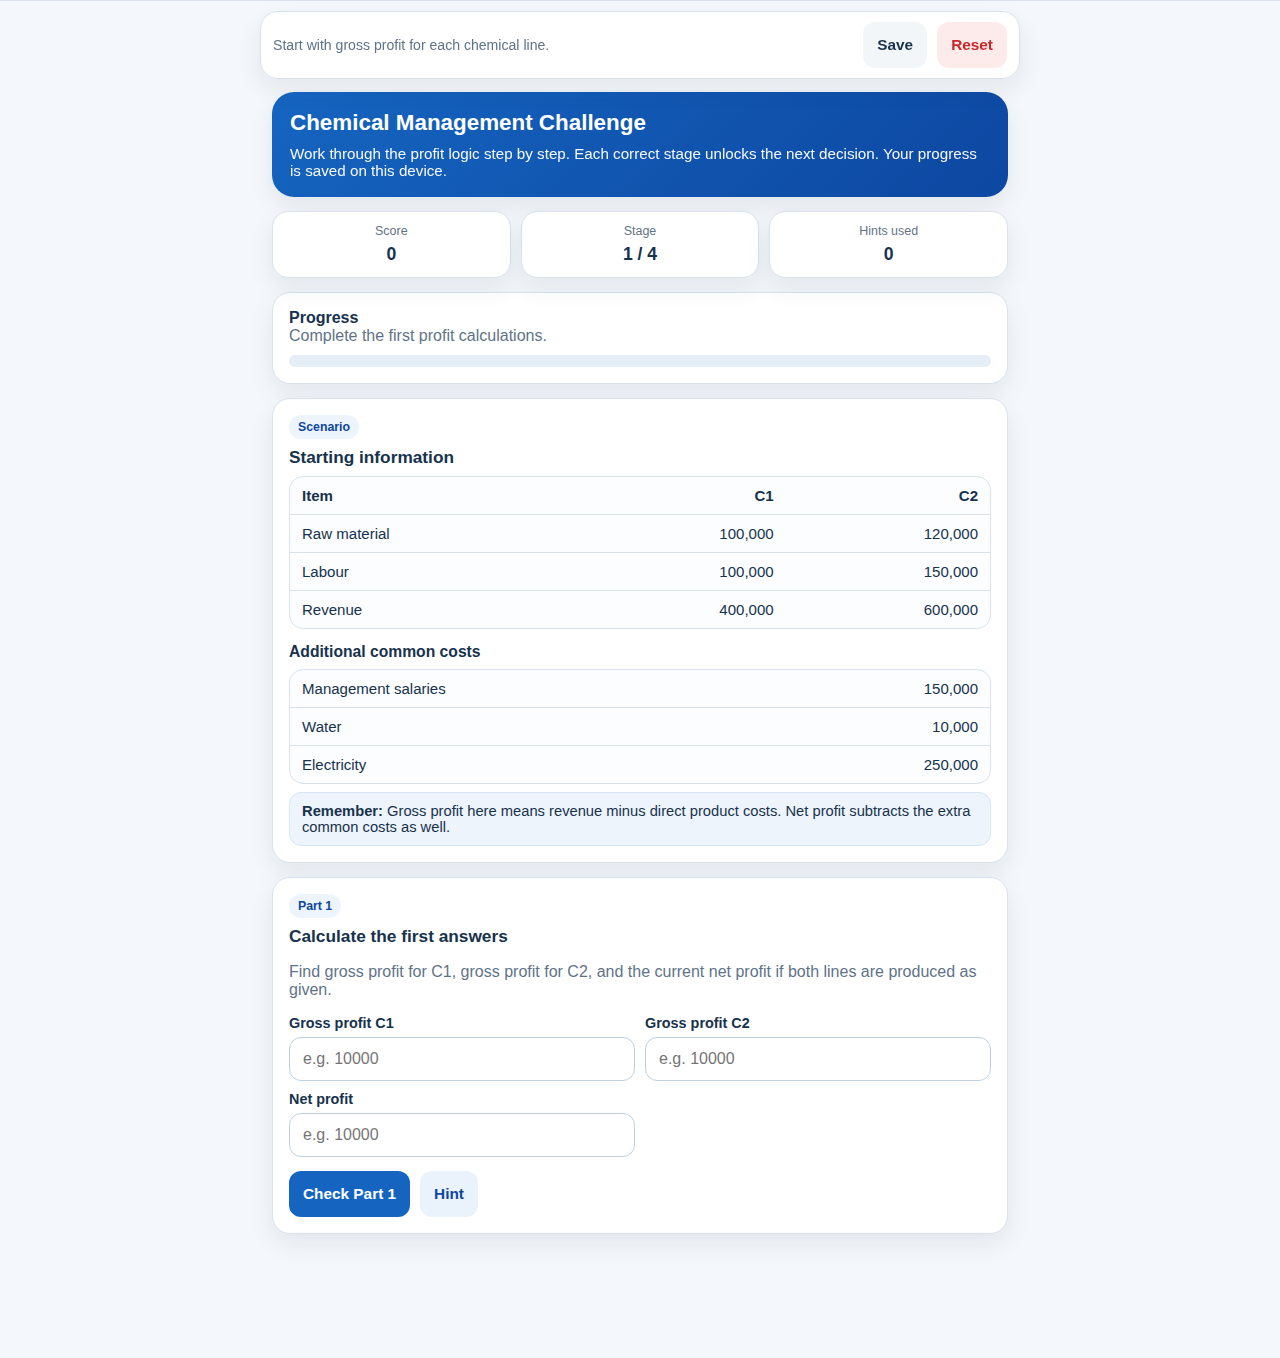
<file: chemical_management_game_mobile.html>
<!DOCTYPE html>
<html lang="en">
<head>
  <meta charset="UTF-8" />
  <meta name="viewport" content="width=device-width, initial-scale=1.0, viewport-fit=cover" />
  <title>Chemical Management Challenge</title>
  <style>
    :root {
      --bg: #f4f7fb;
      --card: #ffffff;
      --text: #17324d;
      --muted: #5f7388;
      --primary: #1565c0;
      --primary-2: #0d47a1;
      --success: #1b8f4d;
      --warn: #d97706;
      --danger: #c62828;
      --border: #d9e2ec;
      --soft: #eef4fb;
      --shadow: 0 10px 24px rgba(23,50,77,0.08);
      --radius: 18px;
    }

    * { box-sizing: border-box; }
    html, body { margin: 0; padding: 0; font-family: Arial, Helvetica, sans-serif; background: var(--bg); color: var(--text); }
    body { min-height: 100vh; }

    .wrap {
      max-width: 760px;
      margin: 0 auto;
      padding: 12px 12px 110px;
    }

    .hero {
      background: linear-gradient(135deg, var(--primary), var(--primary-2));
      color: white;
      padding: 18px;
      border-radius: 22px;
      box-shadow: var(--shadow);
      margin: 80px 0 14px;
    }

    .hero h1 {
      font-size: 1.4rem;
      line-height: 1.2;
      margin: 0 0 8px;
    }

    .hero p {
      margin: 0;
      font-size: 0.95rem;
      opacity: 0.96;
    }

    .status-grid {
      display: grid;
      grid-template-columns: repeat(3, 1fr);
      gap: 10px;
      margin: 14px 0;
    }

    .mini {
      background: var(--card);
      border: 1px solid var(--border);
      border-radius: 16px;
      padding: 12px;
      box-shadow: var(--shadow);
      text-align: center;
    }

    .mini .label {
      color: var(--muted);
      font-size: 0.78rem;
      margin-bottom: 6px;
    }

    .mini .value {
      font-size: 1.1rem;
      font-weight: 700;
    }

    .progress-card, .card {
      background: var(--card);
      border: 1px solid var(--border);
      border-radius: var(--radius);
      box-shadow: var(--shadow);
      padding: 16px;
      margin-bottom: 14px;
    }

    .progress-bar {
      width: 100%;
      height: 12px;
      border-radius: 999px;
      background: #e5edf6;
      overflow: hidden;
      margin-top: 10px;
    }

    .progress-fill {
      height: 100%;
      width: 0%;
      background: linear-gradient(90deg, #42a5f5, #1565c0);
      transition: width 0.35s ease;
    }

    .card h2 {
      font-size: 1.08rem;
      margin: 0 0 8px;
    }

    .card h3 {
      font-size: 0.98rem;
      margin: 14px 0 8px;
    }

    .muted { color: var(--muted); }

    .table-wrap {
      overflow-x: auto;
      border-radius: 14px;
      border: 1px solid var(--border);
      background: #fbfdff;
    }

    table {
      width: 100%;
      border-collapse: collapse;
      min-width: 420px;
    }

    th, td {
      padding: 10px 12px;
      border-bottom: 1px solid var(--border);
      text-align: right;
      font-size: 0.94rem;
    }

    th:first-child, td:first-child { text-align: left; }
    tr:last-child td { border-bottom: none; }

    .input-grid {
      display: grid;
      grid-template-columns: 1fr;
      gap: 10px;
      margin-top: 12px;
    }

    label {
      display: block;
      font-size: 0.9rem;
      font-weight: 700;
      margin-bottom: 6px;
    }

    input[type="number"], textarea {
      width: 100%;
      padding: 12px 13px;
      border: 1px solid #bfd0e0;
      border-radius: 12px;
      font-size: 1rem;
      background: white;
      color: var(--text);
    }

    textarea {
      min-height: 130px;
      resize: vertical;
      line-height: 1.45;
    }

    .btn-row {
      display: flex;
      flex-wrap: wrap;
      gap: 10px;
      margin-top: 14px;
    }

    button {
      appearance: none;
      border: none;
      border-radius: 12px;
      padding: 12px 14px;
      font-size: 0.96rem;
      font-weight: 700;
      cursor: pointer;
      min-height: 46px;
    }

    .primary { background: var(--primary); color: white; }
    .primary:hover { background: var(--primary-2); }
    .secondary { background: #eaf2fb; color: var(--primary-2); }
    .danger { background: #fdeaea; color: var(--danger); }
    .ghost { background: #f3f6f9; color: var(--text); }

    .feedback {
      margin-top: 12px;
      padding: 12px;
      border-radius: 12px;
      font-size: 0.95rem;
      display: none;
    }

    .ok { background: #e9f8ef; color: #13683b; border: 1px solid #b9e6c8; display: block; }
    .bad { background: #fff4e8; color: #9a5b06; border: 1px solid #ffd6a8; display: block; }
    .tip { background: #eef5ff; color: #184e96; border: 1px solid #cfe0fb; display: block; }

    .locked { display: none; }
    .pill {
      display: inline-block;
      padding: 5px 9px;
      border-radius: 999px;
      font-size: 0.77rem;
      font-weight: 700;
      background: #edf4fb;
      color: var(--primary-2);
      margin-bottom: 8px;
    }

    .sticky-bar {
      position: fixed;
      left: 0;
      right: 0;
      top: 0;
      padding: 10px 12px calc(10px + env(safe-area-inset-bottom));
      background: rgba(244,247,251,0.96);
      backdrop-filter: blur(8px);
      border-top: 1px solid var(--border);
    }

    .sticky-inner {
      max-width: 760px;
      margin: 0 auto;
      display: grid;
      grid-template-columns: 1fr auto auto;
      gap: 10px;
      align-items: center;
      background: white;
      border: 1px solid var(--border);
      border-radius: 18px;
      padding: 10px 12px;
      box-shadow: var(--shadow);
    }

    .sticky-note {
      font-size: 0.88rem;
      color: var(--muted);
    }

    .formula {
      background: var(--soft);
      border: 1px solid #d7e6f5;
      border-radius: 12px;
      padding: 10px 12px;
      font-size: 0.92rem;
      margin-top: 8px;
    }

    .star {
      color: #e3a008;
      font-weight: 700;
    }

    @media (min-width: 700px) {
      .input-grid.two { grid-template-columns: 1fr 1fr; }
    }
  </style>
</head>
<body>
  <div class="sticky-bar">
    <div class="sticky-inner">
      <div class="sticky-note" id="stickyNote">Start with gross profit for each chemical line.</div>
      <button class="ghost" onclick="saveStateManual()">Save</button>
      <button class="danger" onclick="resetGame()">Reset</button>
    </div>
  </div>
  <div class="wrap">
    <section class="hero">
      <h1>Chemical Management Challenge</h1>
      <p>Work through the profit logic step by step. Each correct stage unlocks the next decision. Your progress is saved on this device.</p>
    </section>

    <section class="status-grid">
      <div class="mini">
        <div class="label">Score</div>
        <div class="value" id="scoreBox">0</div>
      </div>
      <div class="mini">
        <div class="label">Stage</div>
        <div class="value" id="stageBox">1 / 4</div>
      </div>
      <div class="mini">
        <div class="label">Hints used</div>
        <div class="value" id="hintsBox">0</div>
      </div>
    </section>

    <section class="progress-card">
      <div><strong>Progress</strong></div>
      <div class="muted" id="progressText">Complete the first profit calculations.</div>
      <div class="progress-bar"><div class="progress-fill" id="progressFill"></div></div>
    </section>

    <section class="card">
      <span class="pill">Scenario</span>
      <h2>Starting information</h2>
      <div class="table-wrap">
        <table>
          <thead>
            <tr><th>Item</th><th>C1</th><th>C2</th></tr>
          </thead>
          <tbody>
            <tr><td>Raw material</td><td>100,000</td><td>120,000</td></tr>
            <tr><td>Labour</td><td>100,000</td><td>150,000</td></tr>
            <tr><td>Revenue</td><td>400,000</td><td>600,000</td></tr>
          </tbody>
        </table>
      </div>
      <h3>Additional common costs</h3>
      <div class="table-wrap">
        <table>
          <tbody>
            <tr><td>Management salaries</td><td>150,000</td></tr>
            <tr><td>Water</td><td>10,000</td></tr>
            <tr><td>Electricity</td><td>250,000</td></tr>
          </tbody>
        </table>
      </div>
      <div class="formula"><strong>Remember:</strong> Gross profit here means revenue minus direct product costs. Net profit subtracts the extra common costs as well.</div>
    </section>

    <section class="card" id="part1">
      <span class="pill">Part 1</span>
      <h2>Calculate the first answers</h2>
      <p class="muted">Find gross profit for C1, gross profit for C2, and the current net profit if both lines are produced as given.</p>
      <div class="input-grid two">
        <div>
          <label for="gp1">Gross profit C1</label>
          <input id="gp1" type="number" inputmode="numeric" placeholder="e.g. 10000" />
        </div>
        <div>
          <label for="gp2">Gross profit C2</label>
          <input id="gp2" type="number" inputmode="numeric" placeholder="e.g. 10000" />
        </div>
        <div>
          <label for="net1">Net profit</label>
          <input id="net1" type="number" inputmode="numeric" placeholder="e.g. 10000" />
        </div>
      </div>
      <div class="btn-row">
        <button class="primary" onclick="checkPart1()">Check Part 1</button>
        <button class="secondary" onclick="hint(1)">Hint</button>
      </div>
      <div id="fb1" class="feedback"></div>
    </section>

    <section class="card locked" id="part2">
      <span class="pill">Part 2</span>
      <h2>Optimise with labour as the constraint</h2>
      <p class="muted">Marketing says all output can be sold. Manufacturing says qualified labour is limited. Ignore other potential constraints and optimise using the current product economics only.</p>
      <div class="input-grid two">
        <div>
          <label for="bestNow">Which product should be prioritised?</label>
          <input id="bestNow" type="text" placeholder="C1 or C2" />
        </div>
        <div>
          <label for="net2">Net profit after optimisation</label>
          <input id="net2" type="number" inputmode="numeric" placeholder="e.g. 10000" />
        </div>
      </div>
      <div class="btn-row">
        <button class="primary" onclick="checkPart2()">Check Part 2</button>
        <button class="secondary" onclick="hint(2)">Hint</button>
      </div>
      <div id="fb2" class="feedback"></div>
    </section>

    <section class="card locked" id="part3">
      <span class="pill">Part 3</span>
      <h2>What should management do next?</h2>
      <p class="muted">Open-ended question: before committing to the decision, what would you investigate next as an industrial engineer or manager?</p>
      <label for="openText">Your answer</label>
      <textarea id="openText" placeholder="Describe your next steps..."></textarea>
      <div class="btn-row">
        <button class="primary" onclick="checkPart3()">Submit reflection</button>
        <button class="secondary" onclick="hint(3)">Hint</button>
      </div>
      <div id="fb3" class="feedback"></div>
    </section>

    <section class="card locked" id="part4">
      <span class="pill">Final Part</span>
      <h2>New information: electricity is not shared equally</h2>
      <div class="table-wrap">
        <table>
          <tbody>
            <tr><td>C2 electricity use</td><td>200,000</td></tr>
            <tr><td>C1 electricity use</td><td>40,000</td></tr>
            <tr><td>Office electricity</td><td>10,000</td></tr>
          </tbody>
        </table>
      </div>
      <p class="muted">Now redo the decision using this better cost information. Find the new optimal product and the new net profit.</p>
      <div class="input-grid two">
        <div>
          <label for="bestFinal">New optimal product</label>
          <input id="bestFinal" type="text" placeholder="C1 or C2" />
        </div>
        <div>
          <label for="netFinal">New net profit</label>
          <input id="netFinal" type="number" inputmode="numeric" placeholder="e.g. 10000" />
        </div>
      </div>
      <div class="btn-row">
        <button class="primary" onclick="checkPart4()">Finish challenge</button>
        <button class="secondary" onclick="hint(4)">Hint</button>
      </div>
      <div id="fb4" class="feedback"></div>
    </section>
  </div>

  

  <script>
    const STORE_KEY = 'chemical_management_game_mobile_v1';
    const state = {
      score: 0,
      stage: 1,
      hintsUsed: 0,
      solved1: false,
      solved2: false,
      solved3: false,
      solved4: false,
      answers: {}
    };

    const hintText = {
      1: [
        'Gross profit per product uses revenue minus raw material minus labour.',
        'Then combine both gross profits and subtract management salaries, water, and electricity to get net profit.'
      ],
      2: [
        'Labour is the scarce resource, so compare contribution per labour rand.',
        'Using all 250,000 labour on C2 gives 250,000 / 150,000 = 1.6667 lots.'
      ],
      3: [
        'Think about whether all overheads are truly shared equally or whether some should be traced to products.',
        'Words around electricity, measurement, allocation, activity-based costing, or cost drivers should help.'
      ],
      4: [
        'Recalculate each product with traced electricity. C1 gets 40,000 and C2 gets 200,000.',
        'With 250,000 labour available, all labour on C1 means 2.5 lots.'
      ]
    };

    function normaliseNumber(v) {
      return Number(String(v).replace(/[,\s]/g, ''));
    }

    function isClose(actual, expected) {
      return Math.abs(actual - expected) < 1;
    }

    function setFeedback(id, msg, mode) {
      const el = document.getElementById(id);
      el.className = 'feedback ' + mode;
      el.innerHTML = msg;
    }

    function saveState() {
      localStorage.setItem(STORE_KEY, JSON.stringify(state));
      render();
    }

    function saveStateManual() {
      captureInputs();
      saveState();
      const note = document.getElementById('stickyNote');
      note.textContent = 'Progress saved on this device.';
      setTimeout(render, 1400);
    }

    function loadState() {
      const raw = localStorage.getItem(STORE_KEY);
      if (!raw) return;
      try {
        const parsed = JSON.parse(raw);
        Object.assign(state, parsed || {});
      } catch (e) {}
    }

    function captureInputs() {
      state.answers.gp1 = document.getElementById('gp1').value;
      state.answers.gp2 = document.getElementById('gp2').value;
      state.answers.net1 = document.getElementById('net1').value;
      state.answers.bestNow = document.getElementById('bestNow').value;
      state.answers.net2 = document.getElementById('net2').value;
      state.answers.openText = document.getElementById('openText').value;
      state.answers.bestFinal = document.getElementById('bestFinal').value;
      state.answers.netFinal = document.getElementById('netFinal').value;
    }

    function restoreInputs() {
      document.getElementById('gp1').value = state.answers.gp1 || '';
      document.getElementById('gp2').value = state.answers.gp2 || '';
      document.getElementById('net1').value = state.answers.net1 || '';
      document.getElementById('bestNow').value = state.answers.bestNow || '';
      document.getElementById('net2').value = state.answers.net2 || '';
      document.getElementById('openText').value = state.answers.openText || '';
      document.getElementById('bestFinal').value = state.answers.bestFinal || '';
      document.getElementById('netFinal').value = state.answers.netFinal || '';
    }

    function render() {
      document.getElementById('scoreBox').textContent = state.score;
      document.getElementById('stageBox').textContent = state.stage + ' / 4';
      document.getElementById('hintsBox').textContent = state.hintsUsed;

      document.getElementById('part2').style.display = state.stage >= 2 ? 'block' : 'none';
      document.getElementById('part3').style.display = state.stage >= 3 ? 'block' : 'none';
      document.getElementById('part4').style.display = state.stage >= 4 ? 'block' : 'none';

      const progress = ((state.stage - 1) / 4) * 100 + (state.solved4 ? 25 : 0);
      document.getElementById('progressFill').style.width = Math.min(progress, 100) + '%';

      let txt = 'Complete the first profit calculations.';
      let sticky = 'Start with gross profit for each chemical line.';
      if (state.stage === 2) {
        txt = 'Now optimise with labour as the scarce resource.';
        sticky = 'Compare contribution per unit of labour.';
      }
      if (state.stage === 3) {
        txt = 'Reflect on what cost information should be improved next.';
        sticky = 'Think about cost tracing and better measurement.';
      }
      if (state.stage === 4) {
        txt = 'Electricity has been traced. Recalculate the real optimum.';
        sticky = state.solved4 ? 'Well done. You completed the challenge.' : 'Use traced electricity to revise the decision.';
      }
      if (state.solved4) txt = 'Challenge complete. Great work.';

      document.getElementById('progressText').textContent = txt;
      document.getElementById('stickyNote').textContent = sticky;
      restoreInputs();
    }

    function addScore(points) {
      state.score += points;
      saveState();
    }

    function hint(part) {
      state.hintsUsed += 1;
      state.score = Math.max(0, state.score - 2);
      const msgs = hintText[part] || ['Keep going.'];
      const boxId = 'fb' + part;
      setFeedback(boxId, '<span class="star">Hint:</span> ' + msgs.join('<br><br>'), 'tip');
      saveState();
    }

    function checkPart1() {
      captureInputs();
      const gp1 = normaliseNumber(document.getElementById('gp1').value);
      const gp2 = normaliseNumber(document.getElementById('gp2').value);
      const net1 = normaliseNumber(document.getElementById('net1').value);

      const ok1 = isClose(gp1, 200000);
      const ok2 = isClose(gp2, 330000);
      const ok3 = isClose(net1, 120000);

      if (ok1 && ok2 && ok3) {
        if (!state.solved1) addScore(10);
        state.solved1 = true;
        state.stage = Math.max(state.stage, 2);
        setFeedback('fb1', 'Correct. C1 gross profit is <strong>200,000</strong>, C2 gross profit is <strong>330,000</strong>, and current net profit is <strong>120,000</strong>. Part 2 is now unlocked.', 'ok');
        saveState();
      } else {
        let msg = 'Not quite yet.';
        if (!ok1) msg += ' Recheck C1: revenue minus raw material minus labour.';
        if (ok1 && !ok2) msg += ' Recheck C2 with the same structure.';
        if (ok1 && ok2 && !ok3) msg += ' Net profit must subtract all common costs after combining the two gross profits.';
        setFeedback('fb1', msg, 'bad');
        saveState();
      }
    }

    function checkPart2() {
      captureInputs();
      const best = (document.getElementById('bestNow').value || '').trim().toUpperCase();
      const net2 = normaliseNumber(document.getElementById('net2').value);
      const okBest = best === 'C2';
      const okNet = isClose(net2, 140000);

      if (okBest && okNet) {
        if (!state.solved2) addScore(12);
        state.solved2 = true;
        state.stage = Math.max(state.stage, 3);
        setFeedback('fb2', 'Correct. Before tracing electricity, <strong>C2</strong> looks best because it gives more contribution per unit of scarce labour. The resulting net profit is <strong>140,000</strong>. Part 3 is now unlocked.', 'ok');
        saveState();
      } else {
        let msg = 'Close, but revisit the scarce-resource logic.';
        if (!okBest) msg += ' Compare contribution per labour rand, not only total contribution per lot.';
        if (!okNet) msg += ' Use all 250,000 labour on the selected product, then subtract the common costs.';
        setFeedback('fb2', msg, 'bad');
        saveState();
      }
    }

    function checkPart3() {
      captureInputs();
      const txt = (document.getElementById('openText').value || '').toLowerCase();
      const keywords = [
        'measure','measurement','allocate','allocation','trace','tracing',
        'cost driver','activity','overhead','meter','usage','apportion'
      ];
      const found = keywords.some(k => txt.includes(k));
      const hasElectricity =
        txt.includes("electricity") ||
        txt.includes("power") ||
        txt.includes("energy");

if (found && hasElectricity) {
        if (!state.solved3) addScore(14);
        state.solved3 = true;
        state.stage = Math.max(state.stage, 4);
        setFeedback('fb3', 'Good thinking. The next step is to improve how overhead is <strong>measured and allocated</strong>, especially electricity. The final part is now unlocked.', 'ok');
        saveState();
      } else {
        setFeedback('fb3', 'Your answer has some value, but it does not yet focus on the missing cost-information problem. Look for issues around tracing, measuring, or allocating electricity or overheads more accurately.', 'bad');
        saveState();
      }
    }

    function checkPart4() {
      captureInputs();
      const best = (document.getElementById('bestFinal').value || '').trim().toUpperCase();
      const net = normaliseNumber(document.getElementById('netFinal').value);
      const okBest = best === 'C1';
      const okNet = isClose(net, 325000);

      if (okBest && okNet) {
        if (!state.solved4) addScore(18);
        state.solved4 = true;
        state.stage = 4;
        setFeedback('fb4', 'Excellent. After tracing electricity, <strong>C1</strong> becomes optimal. Using all 250,000 labour on C1 gives 2.5 lots, and the new net profit is <strong>325,000</strong>. <br><br><strong>Congratulations — challenge completed.</strong>', 'ok');
        saveState();
      } else {
        let msg = 'Not yet correct.';
        if (!okBest) msg += ' Recalculate product economics after assigning electricity properly.';
        if (!okNet) msg += ' Use the revised best product, scale to the full 250,000 labour limit, then subtract only the office electricity and management salaries and water that remain common.';
        setFeedback('fb4', msg, 'bad');
        saveState();
      }
    }

    function resetGame() {
      localStorage.removeItem(STORE_KEY);
      location.reload();
    }

    loadState();
    window.addEventListener('input', () => {
      captureInputs();
      localStorage.setItem(STORE_KEY, JSON.stringify(state));
    });
    render();
  </script>
</body>
</html>
</file>
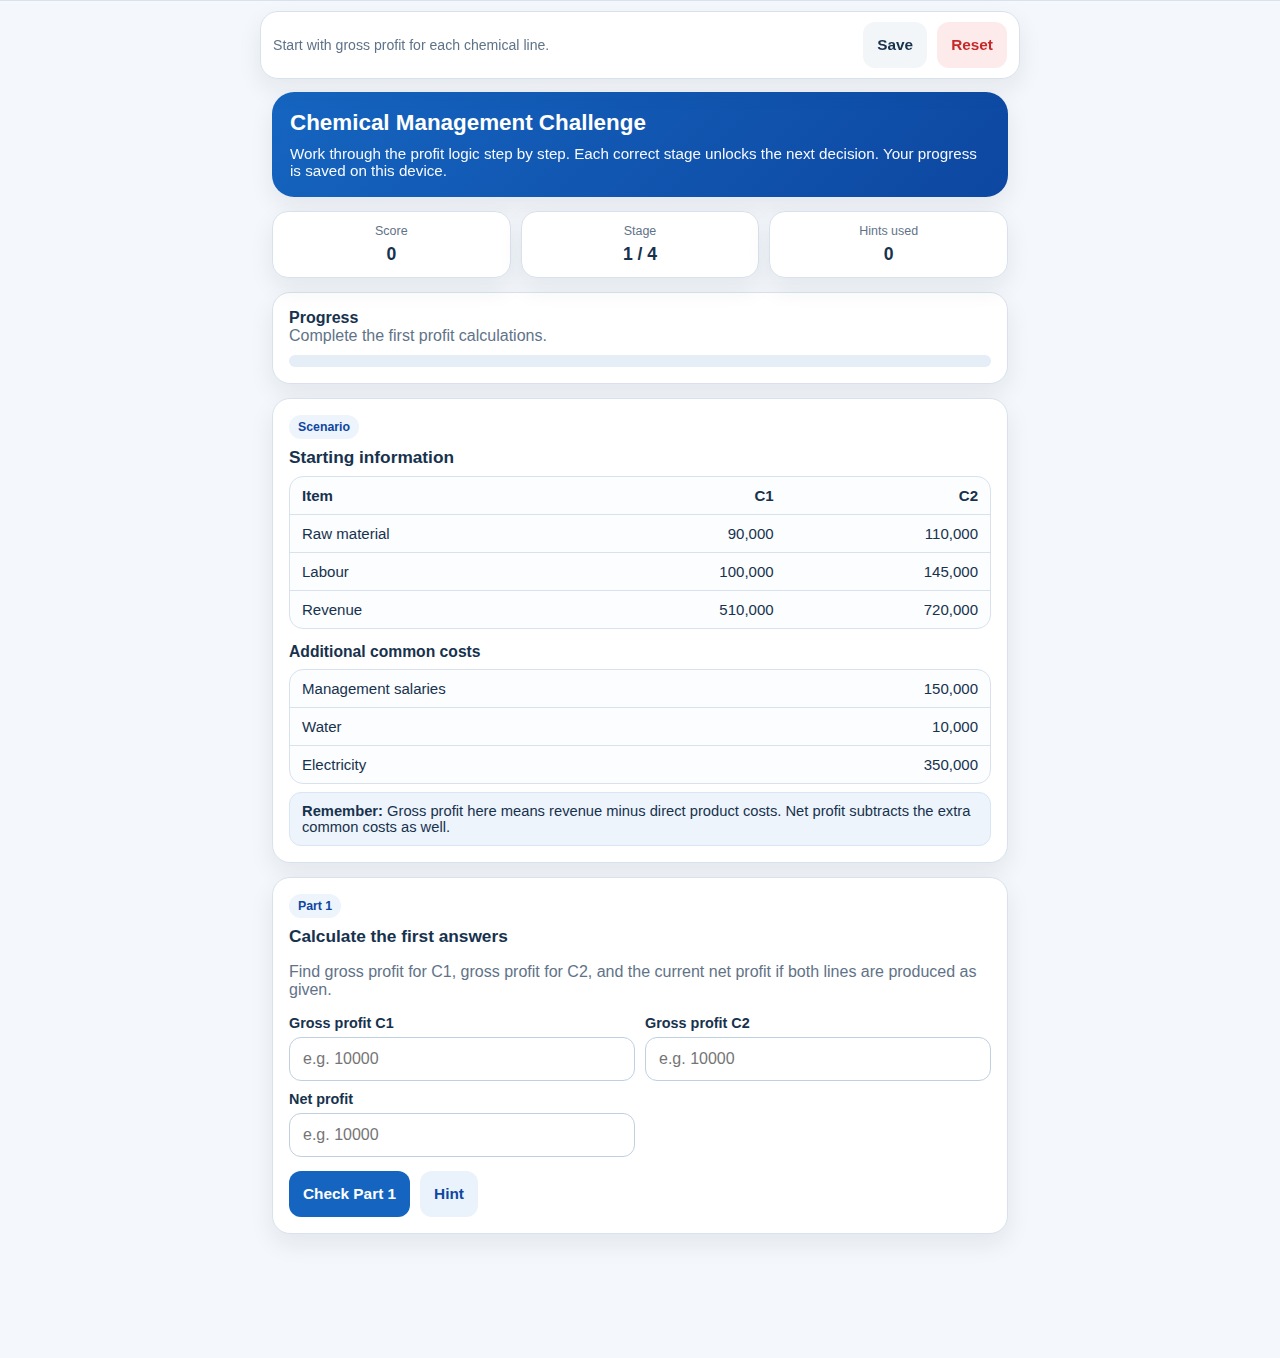
<file: chemical_management_game_mobileV2.html>
<!DOCTYPE html>
<html lang="en">
<head>
  <meta charset="UTF-8" />
  <meta name="viewport" content="width=device-width, initial-scale=1.0, viewport-fit=cover" />
  <title>Chemical Management Challenge</title>
  <style>
    :root {
      --bg: #f4f7fb;
      --card: #ffffff;
      --text: #17324d;
      --muted: #5f7388;
      --primary: #1565c0;
      --primary-2: #0d47a1;
      --success: #1b8f4d;
      --warn: #d97706;
      --danger: #c62828;
      --border: #d9e2ec;
      --soft: #eef4fb;
      --shadow: 0 10px 24px rgba(23,50,77,0.08);
      --radius: 18px;
    }

    * { box-sizing: border-box; }
    html, body { margin: 0; padding: 0; font-family: Arial, Helvetica, sans-serif; background: var(--bg); color: var(--text); }
    body { min-height: 100vh; }

    .wrap {
      max-width: 760px;
      margin: 0 auto;
      padding: 12px 12px 110px;
    }

    .hero {
      background: linear-gradient(135deg, var(--primary), var(--primary-2));
      color: white;
      padding: 18px;
      border-radius: 22px;
      box-shadow: var(--shadow);
      margin: 80px 0 14px;
    }

    .hero h1 {
      font-size: 1.4rem;
      line-height: 1.2;
      margin: 0 0 8px;
    }

    .hero p {
      margin: 0;
      font-size: 0.95rem;
      opacity: 0.96;
    }

    .status-grid {
      display: grid;
      grid-template-columns: repeat(3, 1fr);
      gap: 10px;
      margin: 14px 0;
    }

    .mini {
      background: var(--card);
      border: 1px solid var(--border);
      border-radius: 16px;
      padding: 12px;
      box-shadow: var(--shadow);
      text-align: center;
    }

    .mini .label {
      color: var(--muted);
      font-size: 0.78rem;
      margin-bottom: 6px;
    }

    .mini .value {
      font-size: 1.1rem;
      font-weight: 700;
    }

    .progress-card, .card {
      background: var(--card);
      border: 1px solid var(--border);
      border-radius: var(--radius);
      box-shadow: var(--shadow);
      padding: 16px;
      margin-bottom: 14px;
    }

    .progress-bar {
      width: 100%;
      height: 12px;
      border-radius: 999px;
      background: #e5edf6;
      overflow: hidden;
      margin-top: 10px;
    }

    .progress-fill {
      height: 100%;
      width: 0%;
      background: linear-gradient(90deg, #42a5f5, #1565c0);
      transition: width 0.35s ease;
    }

    .card h2 {
      font-size: 1.08rem;
      margin: 0 0 8px;
    }

    .card h3 {
      font-size: 0.98rem;
      margin: 14px 0 8px;
    }

    .muted { color: var(--muted); }

    .table-wrap {
      overflow-x: auto;
      border-radius: 14px;
      border: 1px solid var(--border);
      background: #fbfdff;
    }

    table {
      width: 100%;
      border-collapse: collapse;
      min-width: 420px;
    }

    th, td {
      padding: 10px 12px;
      border-bottom: 1px solid var(--border);
      text-align: right;
      font-size: 0.94rem;
    }

    th:first-child, td:first-child { text-align: left; }
    tr:last-child td { border-bottom: none; }

    .input-grid {
      display: grid;
      grid-template-columns: 1fr;
      gap: 10px;
      margin-top: 12px;
    }

    label {
      display: block;
      font-size: 0.9rem;
      font-weight: 700;
      margin-bottom: 6px;
    }

    input[type="number"], textarea {
      width: 100%;
      padding: 12px 13px;
      border: 1px solid #bfd0e0;
      border-radius: 12px;
      font-size: 1rem;
      background: white;
      color: var(--text);
    }

    textarea {
      min-height: 130px;
      resize: vertical;
      line-height: 1.45;
    }

    .btn-row {
      display: flex;
      flex-wrap: wrap;
      gap: 10px;
      margin-top: 14px;
    }

    button {
      appearance: none;
      border: none;
      border-radius: 12px;
      padding: 12px 14px;
      font-size: 0.96rem;
      font-weight: 700;
      cursor: pointer;
      min-height: 46px;
    }

    .primary { background: var(--primary); color: white; }
    .primary:hover { background: var(--primary-2); }
    .secondary { background: #eaf2fb; color: var(--primary-2); }
    .danger { background: #fdeaea; color: var(--danger); }
    .ghost { background: #f3f6f9; color: var(--text); }

    .feedback {
      margin-top: 12px;
      padding: 12px;
      border-radius: 12px;
      font-size: 0.95rem;
      display: none;
    }

    .ok { background: #e9f8ef; color: #13683b; border: 1px solid #b9e6c8; display: block; }
    .bad { background: #fff4e8; color: #9a5b06; border: 1px solid #ffd6a8; display: block; }
    .tip { background: #eef5ff; color: #184e96; border: 1px solid #cfe0fb; display: block; }

    .locked { display: none; }
    .pill {
      display: inline-block;
      padding: 5px 9px;
      border-radius: 999px;
      font-size: 0.77rem;
      font-weight: 700;
      background: #edf4fb;
      color: var(--primary-2);
      margin-bottom: 8px;
    }

    .sticky-bar {
      position: fixed;
      left: 0;
      right: 0;
      top: 0;
      padding: 10px 12px calc(10px + env(safe-area-inset-bottom));
      background: rgba(244,247,251,0.96);
      backdrop-filter: blur(8px);
      border-top: 1px solid var(--border);
    }

    .sticky-inner {
      max-width: 760px;
      margin: 0 auto;
      display: grid;
      grid-template-columns: 1fr auto auto;
      gap: 10px;
      align-items: center;
      background: white;
      border: 1px solid var(--border);
      border-radius: 18px;
      padding: 10px 12px;
      box-shadow: var(--shadow);
    }

    .sticky-note {
      font-size: 0.88rem;
      color: var(--muted);
    }

    .formula {
      background: var(--soft);
      border: 1px solid #d7e6f5;
      border-radius: 12px;
      padding: 10px 12px;
      font-size: 0.92rem;
      margin-top: 8px;
    }

    .star {
      color: #e3a008;
      font-weight: 700;
    }

    @media (min-width: 700px) {
      .input-grid.two { grid-template-columns: 1fr 1fr; }
    }
  </style>
</head>
<body>
  <div class="sticky-bar">
    <div class="sticky-inner">
      <div class="sticky-note" id="stickyNote">Start with gross profit for each chemical line.</div>
      <button class="ghost" onclick="saveStateManual()">Save</button>
      <button class="danger" onclick="resetGame()">Reset</button>
    </div>
  </div>
  <div class="wrap">
    <section class="hero">
      <h1>Chemical Management Challenge</h1>
      <p>Work through the profit logic step by step. Each correct stage unlocks the next decision. Your progress is saved on this device.</p>
    </section>

    <section class="status-grid">
      <div class="mini">
        <div class="label">Score</div>
        <div class="value" id="scoreBox">0</div>
      </div>
      <div class="mini">
        <div class="label">Stage</div>
        <div class="value" id="stageBox">1 / 4</div>
      </div>
      <div class="mini">
        <div class="label">Hints used</div>
        <div class="value" id="hintsBox">0</div>
      </div>
    </section>

    <section class="progress-card">
      <div><strong>Progress</strong></div>
      <div class="muted" id="progressText">Complete the first profit calculations.</div>
      <div class="progress-bar"><div class="progress-fill" id="progressFill"></div></div>
    </section>

    <section class="card">
      <span class="pill">Scenario</span>
      <h2>Starting information</h2>
      <div class="table-wrap">
        <table>
          <thead>
            <tr><th>Item</th><th>C1</th><th>C2</th></tr>
          </thead>
          <tbody>
            <tr><td>Raw material</td><td>90,000</td><td>110,000</td></tr>
            <tr><td>Labour</td><td>100,000</td><td>145,000</td></tr>
            <tr><td>Revenue</td><td>510,000</td><td>720,000</td></tr>
          </tbody>
        </table>
      </div>
      <h3>Additional common costs</h3>
      <div class="table-wrap">
        <table>
          <tbody>
            <tr><td>Management salaries</td><td>150,000</td></tr>
            <tr><td>Water</td><td>10,000</td></tr>
            <tr><td>Electricity</td><td>350,000</td></tr>
          </tbody>
        </table>
      </div>
      <div class="formula"><strong>Remember:</strong> Gross profit here means revenue minus direct product costs. Net profit subtracts the extra common costs as well.</div>
    </section>

    <section class="card" id="part1">
      <span class="pill">Part 1</span>
      <h2>Calculate the first answers</h2>
      <p class="muted">Find gross profit for C1, gross profit for C2, and the current net profit if both lines are produced as given.</p>
      <div class="input-grid two">
        <div>
          <label for="gp1">Gross profit C1</label>
          <input id="gp1" type="number" inputmode="numeric" placeholder="e.g. 10000" />
        </div>
        <div>
          <label for="gp2">Gross profit C2</label>
          <input id="gp2" type="number" inputmode="numeric" placeholder="e.g. 10000" />
        </div>
        <div>
          <label for="net1">Net profit</label>
          <input id="net1" type="number" inputmode="numeric" placeholder="e.g. 10000" />
        </div>
      </div>
      <div class="btn-row">
        <button class="primary" onclick="checkPart1()">Check Part 1</button>
        <button class="secondary" onclick="hint(1)">Hint</button>
      </div>
      <div id="fb1" class="feedback"></div>
    </section>

    <section class="card locked" id="part2">
      <span class="pill">Part 2</span>
      <h2>Optimise with labour as the constraint</h2>
      <p class="muted">Marketing says all output can be sold. Manufacturing says qualified labour is limited to the current hours. Ignore other potential constraints and optimise using the current product economics only.</p>
      <div class="input-grid two">
        <div>
          <label for="bestNow">Which product should be prioritised if they are currently producing 1000 litres of each?</label>
          <input id="bestNow" type="text" placeholder="C1 or C2" />
        </div>
        <div>
          <label for="net2">Net profit after optimisation</label>
          <input id="net2" type="number" inputmode="numeric" placeholder="e.g. 10000" />
        </div>
      </div>
      <div class="btn-row">
        <button class="primary" onclick="checkPart2()">Check Part 2</button>
        <button class="secondary" onclick="hint(2)">Hint</button>
      </div>
      <div id="fb2" class="feedback"></div>
    </section>

    <section class="card locked" id="part3">
      <span class="pill">Part 3</span>
      <h2>What should management do next?</h2>
      <p class="muted">Open-ended question: before committing to the decision, what would you investigate next as an industrial engineer or manager?</p>
      <label for="openText">Your answer</label>
      <textarea id="openText" placeholder="Describe your next steps..."></textarea>
      <div class="btn-row">
        <button class="primary" onclick="checkPart3()">Submit reflection</button>
        <button class="secondary" onclick="hint(3)">Hint</button>
      </div>
      <div id="fb3" class="feedback"></div>
    </section>

    <section class="card locked" id="part4">
      <span class="pill">Final Part</span>
      <h2>New information: electricity is not shared equally</h2>
      <div class="table-wrap">
        <table>
          <tbody>
            <tr><td>C2 electricity use</td><td>260,000</td></tr>
            <tr><td>C1 electricity use</td><td>80,000</td></tr>
            <tr><td>Office electricity</td><td>10,000</td></tr>
          </tbody>
        </table>
      </div>
      <p class="muted">Now redo the decision using this better cost information. Find the new optimal product and the new net profit.</p>
      <div class="input-grid two">
        <div>
          <label for="bestFinal">New optimal product</label>
          <input id="bestFinal" type="text" placeholder="C1 or C2" />
        </div>
        <div>
          <label for="netFinal">New net profit</label>
          <input id="netFinal" type="number" inputmode="numeric" placeholder="e.g. 10000" />
        </div>
      </div>
      <div class="btn-row">
        <button class="primary" onclick="checkPart4()">Finish challenge</button>
        <button class="secondary" onclick="hint(4)">Hint</button>
      </div>
      <div id="fb4" class="feedback"></div>
    </section>
  </div>

  

  <script>
    const STORE_KEY = 'chemical_management_game_mobile_v1';
    const state = {
      score: 0,
      stage: 1,
      hintsUsed: 0,
      solved1: false,
      solved2: false,
      solved3: false,
      solved4: false,
      answers: {}
    };

    const hintText = {
      1: [
        'Gross profit per product uses revenue minus raw material minus labour.',
        'Then combine both gross profits and subtract management salaries, water, and electricity to get net profit.'
      ],
      2: [
        'Labour is the scarce resource, so compare contribution per labour rand.',
        'Using all 245,000 labour on C2 gives 245,000 / 145,000 = 1.6897 lots or 1689.7 litres.'
      ],
      3: [
        'Think about whether all overheads are truly shared equally or whether some should be traced to products.',
        'Words around electricity, measurement, allocation, activity-based costing, or cost drivers should help.'
      ],
      4: [
        'Recalculate each product with traced electricity. C1 gets 80,000 and C2 gets 260,000.',
        'With 245,000 labour available, all labour on C1 means 2.45 lots or 2450 litres.'
      ]
    };

    function normaliseNumber(v) {
      return Number(String(v).replace(/[,\s]/g, ''));
    }

    function isClose(actual, expected) {
      return Math.abs(actual - expected) < 1;
    }

    function setFeedback(id, msg, mode) {
      const el = document.getElementById(id);
      el.className = 'feedback ' + mode;
      el.innerHTML = msg;
    }

    function saveState() {
      localStorage.setItem(STORE_KEY, JSON.stringify(state));
      render();
    }

    function saveStateManual() {
      captureInputs();
      saveState();
      const note = document.getElementById('stickyNote');
      note.textContent = 'Progress saved on this device.';
      setTimeout(render, 1400);
    }

    function loadState() {
      const raw = localStorage.getItem(STORE_KEY);
      if (!raw) return;
      try {
        const parsed = JSON.parse(raw);
        Object.assign(state, parsed || {});
      } catch (e) {}
    }

    function captureInputs() {
      state.answers.gp1 = document.getElementById('gp1').value;
      state.answers.gp2 = document.getElementById('gp2').value;
      state.answers.net1 = document.getElementById('net1').value;
      state.answers.bestNow = document.getElementById('bestNow').value;
      state.answers.net2 = document.getElementById('net2').value;
      state.answers.openText = document.getElementById('openText').value;
      state.answers.bestFinal = document.getElementById('bestFinal').value;
      state.answers.netFinal = document.getElementById('netFinal').value;
    }

    function restoreInputs() {
      document.getElementById('gp1').value = state.answers.gp1 || '';
      document.getElementById('gp2').value = state.answers.gp2 || '';
      document.getElementById('net1').value = state.answers.net1 || '';
      document.getElementById('bestNow').value = state.answers.bestNow || '';
      document.getElementById('net2').value = state.answers.net2 || '';
      document.getElementById('openText').value = state.answers.openText || '';
      document.getElementById('bestFinal').value = state.answers.bestFinal || '';
      document.getElementById('netFinal').value = state.answers.netFinal || '';
    }

    function render() {
      document.getElementById('scoreBox').textContent = state.score;
      document.getElementById('stageBox').textContent = state.stage + ' / 4';
      document.getElementById('hintsBox').textContent = state.hintsUsed;

      document.getElementById('part2').style.display = state.stage >= 2 ? 'block' : 'none';
      document.getElementById('part3').style.display = state.stage >= 3 ? 'block' : 'none';
      document.getElementById('part4').style.display = state.stage >= 4 ? 'block' : 'none';

      const progress = ((state.stage - 1) / 4) * 100 + (state.solved4 ? 25 : 0);
      document.getElementById('progressFill').style.width = Math.min(progress, 100) + '%';

      let txt = 'Complete the first profit calculations.';
      let sticky = 'Start with gross profit for each chemical line.';
      if (state.stage === 2) {
        txt = 'Now optimise with labour as the scarce resource.';
        sticky = 'Compare contribution per unit of labour.';
      }
      if (state.stage === 3) {
        txt = 'Reflect on what cost information should be improved next.';
        sticky = 'Think about cost tracing and better measurement.';
      }
      if (state.stage === 4) {
        txt = 'Electricity has been traced. Recalculate the real optimum.';
        sticky = state.solved4 ? 'Well done. You completed the challenge.' : 'Use traced electricity to revise the decision.';
      }
      if (state.solved4) txt = 'Challenge complete. Great work.';

      document.getElementById('progressText').textContent = txt;
      document.getElementById('stickyNote').textContent = sticky;
      restoreInputs();
    }

    function addScore(points) {
      state.score += points;
      saveState();
    }

    function hint(part) {
      state.hintsUsed += 1;
      state.score = Math.max(0, state.score - 2);
      const msgs = hintText[part] || ['Keep going.'];
      const boxId = 'fb' + part;
      setFeedback(boxId, '<span class="star">Hint:</span> ' + msgs.join('<br><br>'), 'tip');
      saveState();
    }

    function checkPart1() {
      captureInputs();
      const gp1 = normaliseNumber(document.getElementById('gp1').value);
      const gp2 = normaliseNumber(document.getElementById('gp2').value);
      const net1 = normaliseNumber(document.getElementById('net1').value);

      const ok1 = isClose(gp1, 320000);
      const ok2 = isClose(gp2, 465000);
      const ok3 = isClose(net1, 275000);

      if (ok1 && ok2 && ok3) {
        if (!state.solved1) addScore(10);
        state.solved1 = true;
        state.stage = Math.max(state.stage, 2);
        setFeedback('fb1', 'Correct. C1 gross profit is <strong>320,000</strong>, C2 gross profit is <strong>465,000</strong>, and current net profit is <strong>275,000</strong>. Part 2 is now unlocked.', 'ok');
        saveState();
      } else {
        let msg = 'Not quite yet.';
        if (!ok1) msg += ' Recheck C1: revenue minus raw material minus labour.';
        if (ok1 && !ok2) msg += ' Recheck C2 with the same structure.';
        if (ok1 && ok2 && !ok3) msg += ' Net profit must subtract all common costs after combining the two gross profits.';
        setFeedback('fb1', msg, 'bad');
        saveState();
      }
    }

    function checkPart2() {
      captureInputs();
      const best = (document.getElementById('bestNow').value || '').trim().toUpperCase();
      const net2 = normaliseNumber(document.getElementById('net2').value);
      const okBest = best === 'C2';
      const okNet = isClose(net2, 275689.7);

      if (okBest && okNet) {
        if (!state.solved2) addScore(12);
        state.solved2 = true;
        state.stage = Math.max(state.stage, 3);
        setFeedback('fb2', 'Correct. Before tracing electricity, <strong>C2</strong> looks best because it gives more contribution per unit of scarce labour. The resulting net profit is <strong>275,689.7</strong>. Part 3 is now unlocked.', 'ok');
        saveState();
      } else {
        let msg = 'Close, but revisit the scarce-resource logic.';
        if (!okBest) msg += ' Compare contribution per labour rand, not only total contribution per lot.';
        if (!okNet) msg += ' Use all 245,000 labour on the selected product, then subtract the common costs.';
        setFeedback('fb2', msg, 'bad');
        saveState();
      }
    }

    function checkPart3() {
      captureInputs();
      const txt = (document.getElementById('openText').value || '').toLowerCase();
      const keywords = [
        'measure','measurement','allocate','allocation','trace','tracing',
        'cost driver','activity','overhead','meter','usage','apportion'
      ];
      const found = keywords.some(k => txt.includes(k));
      const hasElectricity =
        txt.includes("electricity") ||
        txt.includes("power") ||
        txt.includes("energy");

if (found && hasElectricity) {
        if (!state.solved3) addScore(14);
        state.solved3 = true;
        state.stage = Math.max(state.stage, 4);
        setFeedback('fb3', 'Good thinking. The next step is to improve how overhead is <strong>measured and allocated</strong>, especially electricity. The final part is now unlocked.', 'ok');
        saveState();
      } else {
        setFeedback('fb3', 'Your answer has some value, but it does not yet focus on the missing cost-information problem. Look for issues around tracing, measuring, or allocating electricity or overheads more accurately.', 'bad');
        saveState();
      }
    }

    function checkPart4() {
      captureInputs();
      const best = (document.getElementById('bestFinal').value || '').trim().toUpperCase();
      const net = normaliseNumber(document.getElementById('netFinal').value);
      const okBest = best === 'C1';
      const okNet = isClose(net, 418000);

      if (okBest && okNet) {
        if (!state.solved4) addScore(18);
        state.solved4 = true;
        state.stage = 4;
        setFeedback('fb4', 'Excellent. After tracing electricity, <strong>C1</strong> becomes optimal. Using all 245,000 labour on C1 gives 2.45 lots, and the new net profit is <strong>418,000</strong>. <br><br><strong>Congratulations — challenge completed.</strong>', 'ok');
        saveState();
      } else {
        let msg = 'Not yet correct.';
        if (!okBest) msg += ' Recalculate product economics after assigning electricity properly.';
        if (!okNet) msg += ' Use the revised best product, scale to the full 245,000 labour limit, then subtract only the office electricity and management salaries and water that remain common.';
        setFeedback('fb4', msg, 'bad');
        saveState();
      }
    }

    function resetGame() {
      localStorage.removeItem(STORE_KEY);
      location.reload();
    }

    loadState();
    window.addEventListener('input', () => {
      captureInputs();
      localStorage.setItem(STORE_KEY, JSON.stringify(state));
    });
    render();
  </script>
</body>
</html>
</file>
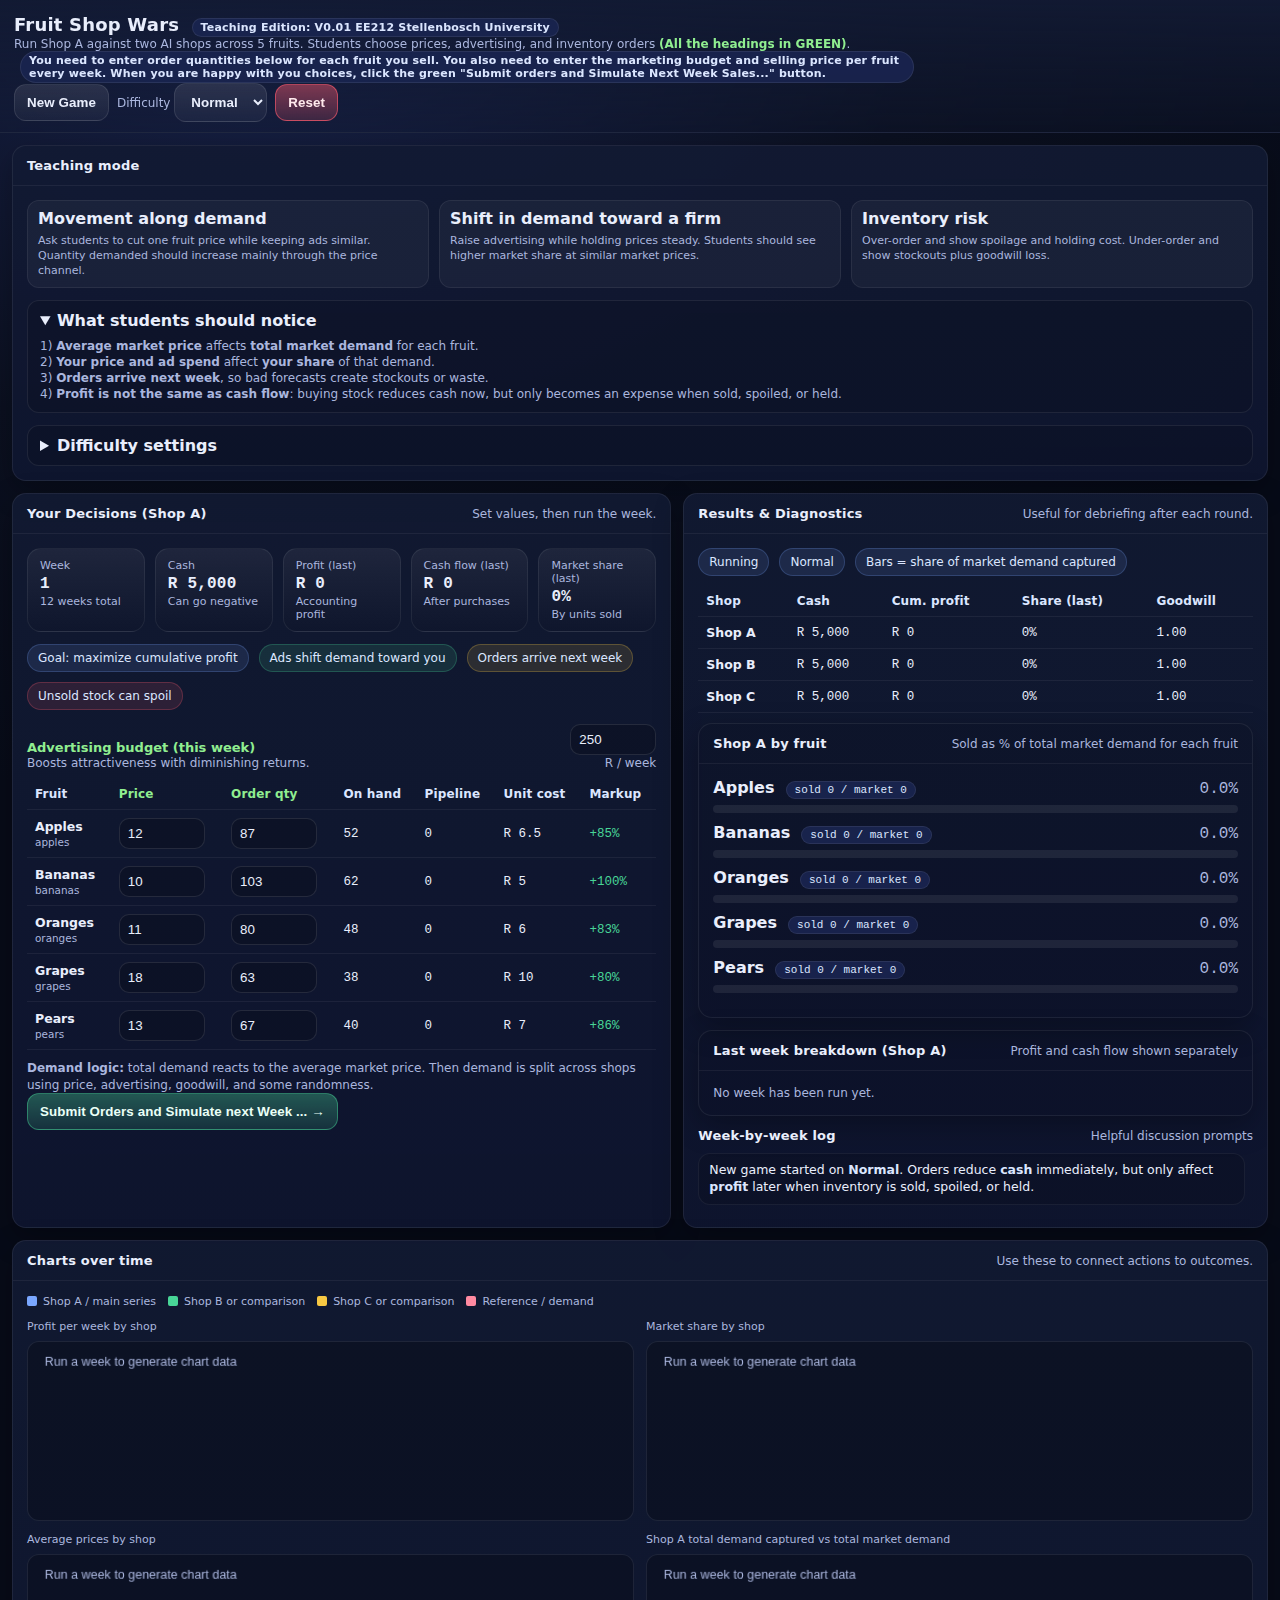
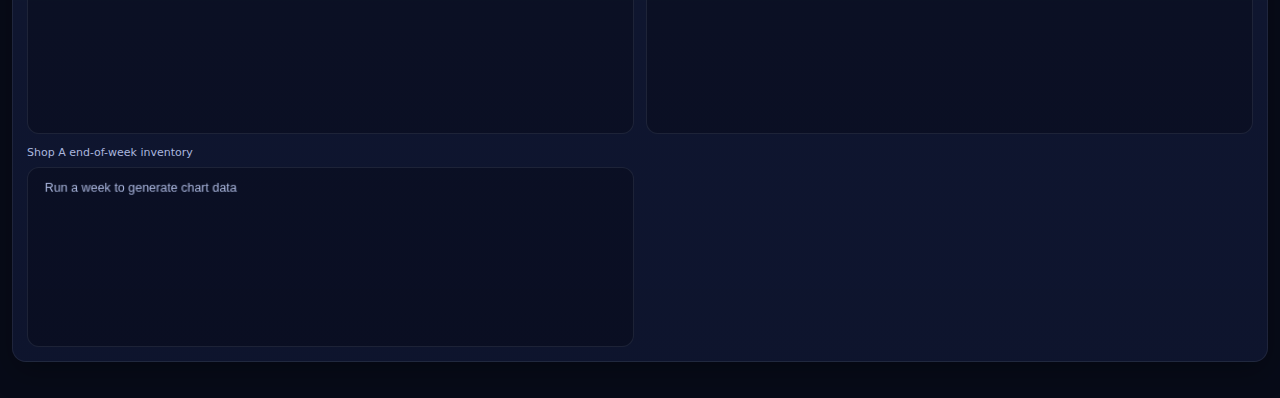
<file: fruit_shop_wars_phone_first.html>
<!doctype html>
<html lang="en">
<head>
  <meta charset="utf-8" />
  <meta name="viewport" content="width=device-width,initial-scale=1" />
  <title>Fruit Shop Wars — Teaching Edition</title>
  <style>
    :root{
      --bg:#0b1020; --panel:#121a33; --panel2:#0f1630; --text:#e9eefc; --muted:#aab6de;
      --good:#48d597; --warn:#f7c843; --bad:#ff5b6e; --line:#273258; --accent:#7aa7ff;
      --chip:#1a2550;
    }
    *{ box-sizing:border-box; }
    body{
      margin:0; font-family: system-ui, -apple-system, Segoe UI, Roboto, Arial, sans-serif;
      background: radial-gradient(1200px 800px at 20% 0%, #18224a 0%, var(--bg) 55%, #070b18 100%);
      color:var(--text);
      padding-bottom:110px;
    }
    header{
      padding:14px 14px 10px;
      display:flex; gap:10px; align-items:flex-start; justify-content:space-between; flex-wrap:wrap;
      border-bottom:1px solid rgba(255,255,255,.06);
      background: linear-gradient(180deg, rgba(18,26,51,.96), rgba(18,26,51,.28));
      position: sticky; top:0; backdrop-filter: blur(10px); z-index: 10;
    }
    header h1{ margin:0; font-size:18px; letter-spacing:.2px; }
    header .sub{ color:var(--muted); font-size:12px; max-width:900px; }
    .wrap{ padding:12px; max-width:1400px; margin:0 auto; }
    .grid{ display:grid; gap:12px; grid-template-columns: 1fr; }
    @media (min-width: 1080px){ .grid{ grid-template-columns: 1.06fr .94fr; } }
    .card{
      background: linear-gradient(180deg, rgba(18,26,51,.9), rgba(15,22,48,.92));
      border:1px solid rgba(255,255,255,.07);
      border-radius:14px;
      box-shadow: 0 10px 30px rgba(0,0,0,.28);
      overflow:hidden;
    }
    .card .hd{
      padding:12px 14px;
      border-bottom:1px solid rgba(255,255,255,.06);
      display:flex; align-items:center; justify-content:space-between; gap:12px; flex-wrap:wrap;
    }
    .card .hd .title{ font-weight:700; font-size:13px; letter-spacing:.2px; display:flex; align-items:center; gap:8px; }
    .card .hd .hint{ font-size:12px; color:var(--muted); }
    .card .bd{ padding:14px; }
    .row{ display:flex; gap:10px; flex-wrap:wrap; align-items:center; }
    .stack{ display:grid; gap:12px; }
    .pill{
      padding:6px 10px; border-radius:999px; background: rgba(122,167,255,.12);
      border:1px solid rgba(122,167,255,.22); color: #dbe6ff; font-size:12px;
    }
    .pill.good{ background: rgba(72,213,151,.12); border-color: rgba(72,213,151,.25); }
    .pill.warn{ background: rgba(247,200,67,.12); border-color: rgba(247,200,67,.25); }
    .pill.bad{ background: rgba(255,91,110,.12); border-color: rgba(255,91,110,.25); }
    button, select{
      background: linear-gradient(180deg, rgba(122,167,255,.28), rgba(122,167,255,.12));
      border:1px solid rgba(122,167,255,.32);
      color:var(--text); padding:10px 12px; border-radius:12px;
      font-weight:650; letter-spacing:.1px;
    }
    button{ cursor:pointer; transition: transform .06s ease, filter .15s ease, background .15s ease; }
    button:hover{ filter: brightness(1.05); }
    button:active{ transform: translateY(1px); }
    button.secondary, select.secondary{
      background: linear-gradient(180deg, rgba(255,255,255,.10), rgba(255,255,255,.04));
      border:1px solid rgba(255,255,255,.10);
      font-weight:600;
    }
    button.success{ background: linear-gradient(180deg, rgba(72,213,151,.35), rgba(72,213,151,.15)); border:1px solid rgba(72,213,151,.45); color:#eafff6; }
    button.danger{ background: linear-gradient(180deg, rgba(255,91,110,.45), rgba(255,91,110,.18)); border:1px solid rgba(255,91,110,.60); color:#ffe9ec; }
    table{ width:100%; border-collapse: collapse; font-size:12.5px; }
    th, td{ padding:8px 8px; border-bottom:1px solid rgba(255,255,255,.06); text-align:left; vertical-align:middle; }
    th{ color:#dbe6ff; font-size:12px; letter-spacing:.15px; }
    td small{ color:var(--muted); display:block; margin-top:2px; }
    input[type="number"]{
      width:86px; padding:7px 8px; border-radius:10px; border:1px solid rgba(255,255,255,.10);
      background: rgba(0,0,0,.18); color:var(--text); outline:none;
    }
    input[type="number"]:focus{ border-color: rgba(122,167,255,.55); box-shadow: 0 0 0 3px rgba(122,167,255,.15); }
    .note{ color:var(--muted); font-size:12px; line-height:1.35; }
    .tiny{ color:var(--muted); font-size:11px; line-height:1.35; }
    .kpi{ display:grid; gap:10px; grid-template-columns: repeat(5, 1fr); }
    @media (max-width: 1100px){ .kpi{ grid-template-columns: repeat(3, 1fr);} }
    @media (max-width: 700px){ .kpi{ grid-template-columns: repeat(2, 1fr);} }
    .kpi .box{ background: linear-gradient(180deg, rgba(255,255,255,.06), rgba(0,0,0,.06)); border:1px solid rgba(255,255,255,.07); border-radius:14px; padding:10px 12px; }
    .kpi .box .lab{ color:var(--muted); font-size:11px; }
    .kpi .box .val{ font-size:16px; font-weight:800; margin-top:3px; letter-spacing:.2px; }
    .kpi .box .sub{ font-size:11px; color:var(--muted); margin-top:2px; }
    .log{ max-height: 280px; overflow:auto; padding-right:8px; }
    .log .item{ padding:8px 10px; border:1px solid rgba(255,255,255,.06); border-radius:12px; background: rgba(0,0,0,.12); margin-bottom:8px; font-size:12.5px; line-height:1.35; }
    .log .item b{ color:#dbe6ff; }
    .chip{ display:inline-block; padding:2px 8px; border-radius:999px; background: rgba(26,37,80,.9); border:1px solid rgba(255,255,255,.08); color:#dbe6ff; font-size:11px; margin-left:6px; }
    .bar{ height:8px; border-radius:999px; background: rgba(255,255,255,.08); overflow:hidden; margin-top:6px; }
    .bar > div{ height:100%; background: linear-gradient(90deg, rgba(72,213,151,.9), rgba(122,167,255,.9)); width:0%; }
    .flex-sb{ display:flex; align-items:center; justify-content:space-between; gap:10px; }
    .mono{ font-variant-numeric: tabular-nums; font-family: ui-monospace, SFMono-Regular, Menlo, Consolas, monospace; }
    .ok{ color: var(--good); }
    .warntext{ color: var(--warn); }
    .badtxt{ color: var(--bad); }
    .teach-grid{ display:grid; gap:10px; grid-template-columns: repeat(3, 1fr); }
    @media (max-width: 900px){ .teach-grid{ grid-template-columns:1fr; } }
    details{ border:1px solid rgba(255,255,255,.08); border-radius:12px; padding:10px 12px; background:rgba(0,0,0,.12); }
    details summary{ cursor:pointer; font-weight:700; }
    .chart-grid{ display:grid; gap:12px; grid-template-columns: 1fr 1fr; }
    @media (max-width: 980px){ .chart-grid{ grid-template-columns:1fr; } }
    canvas{ width:100%; height:180px; display:block; background:rgba(0,0,0,.12); border:1px solid rgba(255,255,255,.07); border-radius:12px; }
    .legend{ display:flex; gap:12px; flex-wrap:wrap; font-size:11px; color:var(--muted); }
    .legend span::before{ content:""; display:inline-block; width:10px; height:10px; border-radius:2px; margin-right:6px; vertical-align:-1px; }
    .lg-a::before{ background:#7aa7ff; } .lg-b::before{ background:#48d597; } .lg-c::before{ background:#f7c843; } .lg-d::before{ background:#ff8aa1; }
    .scenario{ padding:8px 10px; border-radius:12px; border:1px solid rgba(255,255,255,.07); background:rgba(255,255,255,.04); }

    .toolbar-inline{ display:flex; gap:8px; align-items:center; flex-wrap:wrap; }
    .mobile-only{ display:block; }
    .desktop-only{ display:none; }
    .sticky-bar{
      position:fixed; left:0; right:0; bottom:0; z-index:30;
      background: linear-gradient(180deg, rgba(11,16,32,.86), rgba(11,16,32,.98));
      border-top:1px solid rgba(255,255,255,.10);
      backdrop-filter: blur(12px);
      padding:10px 12px calc(10px + env(safe-area-inset-bottom));
      box-shadow: 0 -8px 24px rgba(0,0,0,.28);
    }
    .sticky-bar .inner{ max-width:1400px; margin:0 auto; display:grid; grid-template-columns: 1fr auto; gap:10px; align-items:center; }
    .sticky-bar .meta{ min-width:0; }
    .sticky-bar .meta .primary{ font-size:12px; font-weight:800; }
    .sticky-bar .meta .secondary{ font-size:11px; color:var(--muted); white-space:nowrap; overflow:hidden; text-overflow:ellipsis; }
    .sticky-bar .actions{ display:flex; gap:8px; }
    .sticky-bar button{ min-width:112px; }
    .mobile-controls{ display:grid; gap:10px; grid-template-columns: 1fr 1fr; margin-top:8px; }
    .mobile-controls label{ display:grid; gap:6px; }
    .compact-card .bd{ padding:12px; }
    @media (max-width: 760px){
      header{ padding:12px 12px 8px; }
      header h1{ font-size:17px; }
      header .sub{ font-size:11px; }
      .wrap{ padding:10px; }
      .card{ border-radius:12px; }
      .card .hd{ padding:10px 12px; }
      .card .bd{ padding:12px; }
      .kpi{ grid-template-columns: repeat(2, 1fr); gap:8px; }
      .kpi .box{ padding:9px 10px; }
      .kpi .box .val{ font-size:15px; }
      .teach-grid, .chart-grid{ grid-template-columns:1fr; }
      table{ font-size:12px; }
      th, td{ padding:7px 6px; }
      input[type="number"]{ width:74px; }
      .desktop-only{ display:none !important; }
      .mobile-only{ display:block; }
      .header-actions{ width:100%; }
      .header-actions .toolbar-inline{ width:100%; justify-content:space-between; }
      .header-actions .toolbar-inline > *{ flex:1 1 calc(50% - 4px); }
      .header-actions .toolbar-inline > label{ flex-basis:100%; }
      .header-actions select, .header-actions button{ width:100%; }
      .sticky-bar .inner{ grid-template-columns: 1fr; }
      .sticky-bar .actions{ width:100%; }
      .sticky-bar .actions button{ flex:1; }
    }
    @media (min-width: 761px){
      .mobile-only{ display:none !important; }
      .desktop-only{ display:block; }
      body{ padding-bottom:24px; }
      .sticky-bar{ display:none; }
    }

  </style>
</head>
<body>
  <header>
    <div>
      <h1>Fruit Shop Wars <span class="chip">Teaching Edition: V0.01 EE212 Stellenbosch University</span></h1>
      <div class="sub">
  Run Shop A against two AI shops across 5 fruits. Students choose prices, advertising, and inventory orders 
  <span style="color: lightgreen; font-weight: bold;">(All the headings in GREEN)</span>. 
        <h1><span class="chip">You need to enter order quantities below for each fruit you sell. You also need to enter the marketing budget and selling price per fruit every week. When you are happy with you choices, click the green "Submit orders and Simulate Next Week Sales..." button. </span></h1>
</div>
    <div class="header-actions">
      <div class="toolbar-inline">
        <button id="btnNew" class="secondary">New Game</button>
        <label class="note">Difficulty
          <select id="difficulty" class="secondary">
            <option value="easy">Easy</option>
            <option value="normal" selected>Normal</option>
            <option value="hard">Hard</option>
          </select>
        </label>
        <button id="btnReset" class="danger">Reset</button>
      </div>
    </div>
  </header>

  <div class="wrap stack">
    <section class="card">
      <div class="hd">
        <div class="title">Teaching mode</div>
      </div>
      <div class="bd stack">
        <div class="teach-grid">
          <div class="scenario">
            <b>Movement along demand</b>
            <div class="tiny" style="margin-top:6px;">Ask students to cut one fruit price while keeping ads similar. Quantity demanded should increase mainly through the price channel.</div>
          </div>
          <div class="scenario">
            <b>Shift in demand toward a firm</b>
            <div class="tiny" style="margin-top:6px;">Raise advertising while holding prices steady. Students should see higher market share at similar market prices.</div>
          </div>
          <div class="scenario">
            <b>Inventory risk</b>
            <div class="tiny" style="margin-top:6px;">Over-order and show spoilage and holding cost. Under-order and show stockouts plus goodwill loss.</div>
          </div>
        </div>
        <details open>
          <summary>What students should notice</summary>
          <div class="note" style="margin-top:8px;">
            1) <b>Average market price</b> affects <b>total market demand</b> for each fruit.<br>
            2) <b>Your price and ad spend</b> affect <b>your share</b> of that demand.<br>
            3) <b>Orders arrive next week</b>, so bad forecasts create stockouts or waste.<br>
            4) <b>Profit is not the same as cash flow</b>: buying stock reduces cash now, but only becomes an expense when sold, spoiled, or held.
          </div>
        </details>
        <details>
          <summary>Difficulty settings</summary>
          <div class="note" style="margin-top:8px;">
            <b>Easy</b>: lower spoilage, weaker randomness, gentler AI.<br>
            <b>Normal</b>: balanced teaching mode.<br>
            <b>Hard</b>: stronger AI, more price-sensitive customers, higher spoilage and volatility.
          </div>
        </details>
      </div>
    </section>

    <div class="grid">
      <section class="card">
        <div class="hd">
          <div class="title">Your Decisions (Shop A)</div>
          <div class="hint">Set values, then run the week.</div>
        </div>
        <div class="bd">
          <div class="kpi" style="margin-bottom:12px;">
            <div class="box"><div class="lab">Week</div><div class="val mono" id="kWeek">1</div><div class="sub">12 weeks total</div></div>
            <div class="box"><div class="lab">Cash</div><div class="val mono" id="kCash">R 0</div><div class="sub">Can go negative</div></div>
            <div class="box"><div class="lab">Profit (last)</div><div class="val mono" id="kProfit">R 0</div><div class="sub">Accounting profit</div></div>
            <div class="box"><div class="lab">Cash flow (last)</div><div class="val mono" id="kCashFlow">R 0</div><div class="sub">After purchases</div></div>
            <div class="box"><div class="lab">Market share (last)</div><div class="val mono" id="kShare">0%</div><div class="sub">By units sold</div></div>
          </div>

          <div class="row" style="margin: 6px 0 14px;">
            <span class="pill">Goal: maximize cumulative profit</span>
            <span class="pill good">Ads shift demand toward you</span>
            <span class="pill warn">Orders arrive next week</span>
            <span class="pill bad">Unsold stock can spoil</span>
          </div>

          <div class="row" style="justify-content:space-between; align-items:flex-end; margin-bottom:8px;">
            <div>
              <div style="color: lightgreen; font-weight: bold; font-size:13px;">Advertising budget (this week)</div>
              <div class="note">Boosts attractiveness with diminishing returns.</div>
            </div>
            <div>
              <input id="adSpend" type="number" min="0" step="50" value="300" />
              <div class="note" style="text-align:right;">R / week</div>
            </div>
          </div>

          <div style="overflow:auto;">
            <table id="decisionTable">
              <thead>
                <tr>
                  <th>Fruit</th>
                  <th><span style="color: lightgreen; font-weight: bold;">Price</span></th>
                  <th><span style="color: lightgreen; font-weight: bold;">Order qty</span></th>
                  <th>On hand</th>
                  <th>Pipeline</th>
                  <th>Unit cost</th>
                  <th>Markup</th>
                </tr>
              </thead>
              <tbody></tbody>
            </table>
          </div>

          <div class="note" style="margin-top:10px;">
            <b>Demand logic:</b> total demand reacts to the average market price. Then demand is split across shops using price, advertising, goodwill, and some randomness.
          </div>
          <button id="btnNextDesktop" class="success desktop-only">Submit orders and Simulate Next Week Sales... →</button>
        </div>
      </section>

      <section class="card">
        <div class="hd">
          <div class="title">Results & Diagnostics</div>
          <div class="hint">Useful for debriefing after each round.</div>
        </div>
        <div class="bd">
          <div class="row" style="margin-bottom:10px;">
            
            <span class="pill" id="statePill">Running</span>
            <span class="pill" id="difficultyPill">Normal</span>
            <span class="pill">Bars = share of market demand captured</span>
          </div>

          <div style="overflow:auto; margin-bottom:10px;">
            <table id="scoreTable">
              <thead>
                <tr>
                  <th>Shop</th>
                  <th>Cash</th>
                  <th>Cum. profit</th>
                  <th>Share (last)</th>
                  <th>Goodwill</th>
                </tr>
              </thead>
              <tbody></tbody>
            </table>
          </div>

          <div class="card" style="background: rgba(0,0,0,.10); border-radius:14px; border:1px solid rgba(255,255,255,.07); margin-bottom:12px;">
            <div class="hd" style="border-bottom:1px solid rgba(255,255,255,.06);">
              <div class="title">Shop A by fruit</div>
              <div class="hint">Sold as % of total market demand for each fruit</div>
            </div>
            <div class="bd"><div id="miniBars"></div></div>
          </div>

          <div class="card" style="background: rgba(0,0,0,.10); border-radius:14px; border:1px solid rgba(255,255,255,.07); margin-bottom:12px;">
            <div class="hd" style="border-bottom:1px solid rgba(255,255,255,.06);">
              <div class="title">Last week breakdown (Shop A)</div>
              <div class="hint">Profit and cash flow shown separately</div>
            </div>
            <div class="bd"><div id="breakdown"></div></div>
          </div>

          <div class="hd" style="padding:0 0 10px; border:none;">
            <div class="title">Week-by-week log</div>
            <div class="hint">Helpful discussion prompts</div>
          </div>
          <div class="log" id="log"></div>
        </div>
      </section>
    </div>

    <section class="card">
      <div class="hd">
        <div class="title">Charts over time</div>
        <div class="hint">Use these to connect actions to outcomes.</div>
      </div>
      <div class="bd stack">
        <div class="legend">
          <span class="lg-a">Shop A / main series</span>
          <span class="lg-b">Shop B or comparison</span>
          <span class="lg-c">Shop C or comparison</span>
          <span class="lg-d">Reference / demand</span>
        </div>
        <div class="chart-grid">
          <div><div class="tiny" style="margin-bottom:6px;">Profit per week by shop</div><canvas id="chartProfit" width="580" height="180"></canvas></div>
          <div><div class="tiny" style="margin-bottom:6px;">Market share by shop</div><canvas id="chartShare" width="580" height="180"></canvas></div>
          <div><div class="tiny" style="margin-bottom:6px;">Average prices by shop</div><canvas id="chartPrice" width="580" height="180"></canvas></div>
          <div><div class="tiny" style="margin-bottom:6px;">Shop A total demand captured vs total market demand</div><canvas id="chartDemand" width="580" height="180"></canvas></div>
          <div><div class="tiny" style="margin-bottom:6px;">Shop A end-of-week inventory</div><canvas id="chartInventory" width="580" height="180"></canvas></div>
        </div>
      </div>
    </section>
  </div>


  <div class="sticky-bar">
    <div class="inner">
      <div class="meta">
        <div class="primary">Week <span id="stickyWeek">1</span> · <span id="stickyDiff">Normal</span></div>
        <div class="secondary">Cash <span id="stickyCash">R 0</span> · Last profit <span id="stickyProfit">R 0</span></div>
      </div>
      <div class="actions">
        <button id="btnNext" class="success">Submit Orders and Simulate next week ... →</button>
      </div>
    </div>
  </div>

<script>
(function(){
  const fmtR = (x)=> {
    const s = (Math.round(x*100)/100).toLocaleString(undefined,{minimumFractionDigits:0, maximumFractionDigits:2});
    return 'R ' + s;
  };
  const clamp=(x,a,b)=>Math.max(a,Math.min(b,x));
  const randn=()=>{ let u=0,v=0; while(u===0) u=Math.random(); while(v===0) v=Math.random(); return Math.sqrt(-2*Math.log(u))*Math.cos(2*Math.PI*v); };
  const el = (id)=>document.getElementById(id);

  const MAX_WEEKS = 12;
  const fruits = [
    {key:'apples',  name:'Apples',  baseQ:260, pRef:12, slope:12, cost:6.5, spoil:0.18},
    {key:'bananas', name:'Bananas', baseQ:310, pRef:10, slope:14, cost:5.0, spoil:0.22},
    {key:'oranges', name:'Oranges', baseQ:240, pRef:11, slope:11, cost:6.0, spoil:0.16},
    {key:'grapes',  name:'Grapes',  baseQ:190, pRef:18, slope:9,  cost:10.0, spoil:0.20},
    {key:'pears',   name:'Pears',   baseQ:200, pRef:13, slope:10, cost:7.0, spoil:0.17}
  ];

  const difficultySettings = {
    easy:   {label:'Easy',   alpha:0.18, beta:0.55, noiseDemand:6, noiseChoice:0.04, spoilMult:0.80, aiAgg:0.70, stockoutPenalty:0.18, overhead:320},
    normal: {label:'Normal', alpha:0.22, beta:0.65, noiseDemand:10, noiseChoice:0.08, spoilMult:1.00, aiAgg:1.00, stockoutPenalty:0.25, overhead:350},
    hard:   {label:'Hard',   alpha:0.28, beta:0.72, noiseDemand:14, noiseChoice:0.11, spoilMult:1.18, aiAgg:1.25, stockoutPenalty:0.32, overhead:380}
  };

  const brand = {A:0.07, B:0.03, C:0.00};
  const holdingCostRate = 0.03;
  const loanInterest = 0.01;
  const adToEffect = (spend)=> Math.log(1 + spend/250);

  let state;

  function currentDiff(){ return difficultySettings[el('difficulty').value] || difficultySettings.normal; }

  function makeShop(id, cash0){
    return {
      id, cash:cash0, cumProfit:0, adSpend:250,
      price:Object.fromEntries(fruits.map(f=>[f.key, f.pRef])),
      order:Object.fromEntries(fruits.map(f=>[f.key, 0])),
      inv:Object.fromEntries(fruits.map(f=>[f.key, 0])),
      pipeline:Object.fromEntries(fruits.map(f=>[f.key, 0])),
      goodwill:1.0,
      lastShare:0,
      lastProfit:0,
      lastCashFlow:0
    };
  }

  function newGame(){
    const diff = currentDiff();
    state = {
      week:1,
      params: diff,
      shops:{ A:makeShop('A', 5000), B:makeShop('B', 5000), C:makeShop('C', 5000) },
      last:{
        shareA:0, profitA:0, cashFlowA:0,
        soldA:Object.fromEntries(fruits.map(f=>[f.key,0])),
        marketQ:Object.fromEntries(fruits.map(f=>[f.key,0])),
        breakdownA:null
      },
      history:[]
    };

    for(const s of ['B','C']){
      for(const f of fruits){
        state.shops[s].price[f.key] = Math.max(1, f.pRef + (s==='B' ? 0.5 : -0.3));
        state.shops[s].order[f.key] = Math.round(f.baseQ/3);
        state.shops[s].inv[f.key] = Math.round(f.baseQ/5);
      }
      state.shops[s].adSpend = (s==='B' ? 260 : 180);
    }

    for(const f of fruits){
      state.shops.A.price[f.key] = f.pRef;
      state.shops.A.order[f.key] = Math.round(f.baseQ/3);
      state.shops.A.inv[f.key] = Math.round(f.baseQ/5);
    }

    el('btnNext').disabled = false;
    el('btnNext').textContent = 'Submit Orders and Simulate next Week ... →';
    if(el('btnNextDesktop')){ el('btnNextDesktop').disabled = false; el('btnNextDesktop').textContent = 'Submit Orders and Simulate next Week ... →'; }
    renderAll();
    logEl.innerHTML = '';
    logMsg('New game started on <b>' + diff.label + '</b>. Orders reduce <b>cash</b> immediately, but only affect <b>profit</b> later when inventory is sold, spoiled, or held.');
  }

  const decisionBody = document.querySelector('#decisionTable tbody');
  const scoreBody = document.querySelector('#scoreTable tbody');
  const miniBars = el('miniBars');
  const logEl = el('log');

  function buildDecisionRows(){
    decisionBody.innerHTML='';
    for(const f of fruits){
      const tr = document.createElement('tr');
      tr.innerHTML = `
        <td><b>${f.name}</b><small>${f.key}</small></td>
        <td><input type="number" min="1" step="0.5" id="p_${f.key}" value="0"></td>
        <td><input type="number" min="0" step="5" id="o_${f.key}" value="0"></td>
        <td class="mono" id="inv_${f.key}">0</td>
        <td class="mono" id="pipe_${f.key}">0</td>
        <td class="mono">${fmtR(f.cost)}</td>
        <td class="mono" id="markup_${f.key}">0%</td>`;
      decisionBody.appendChild(tr);
    }
  }

  function readPlayerInputs(){
    const A = state.shops.A;
    A.adSpend = Math.max(0, Number(el('adSpend').value || 0));
    for(const f of fruits){
      A.price[f.key] = clamp(Number(el('p_'+f.key).value || f.pRef), 1, 999);
      A.order[f.key] = clamp(Number(el('o_'+f.key).value || 0), 0, 99999);
    }
  }

  function writePlayerInputs(){
    const A = state.shops.A;
    el('adSpend').value = Math.round(A.adSpend);
    for(const f of fruits){
      el('p_'+f.key).value = Math.round(A.price[f.key]*2)/2;
      el('o_'+f.key).value = Math.round(A.order[f.key]);
      el('inv_'+f.key).textContent = Math.round(A.inv[f.key]);
      el('pipe_'+f.key).textContent = Math.round(A.pipeline[f.key]);
      const markup = ((A.price[f.key] - f.cost) / f.cost) * 100;
      const mk = el('markup_'+f.key);
      mk.textContent = (markup>=0?'+':'') + markup.toFixed(0) + '%';
      mk.className = 'mono ' + (markup >= 20 ? 'ok' : markup >= 0 ? 'warntext' : 'badtxt');
    }
  }

  function renderKPI(){
    el('kWeek').textContent = state.week;
    el('kCash').textContent = fmtR(state.shops.A.cash);
    el('kProfit').textContent = fmtR(state.last.profitA);
    el('kCashFlow').textContent = fmtR(state.last.cashFlowA);
    el('kShare').textContent = Math.round(state.last.shareA*100) + '%';
    el('difficultyPill').textContent = state.params.label;
    el('stickyWeek').textContent = state.week > MAX_WEEKS ? MAX_WEEKS : state.week;
    el('stickyDiff').textContent = state.params.label;
    el('stickyCash').textContent = fmtR(state.shops.A.cash);
    el('stickyProfit').textContent = fmtR(state.last.profitA);
    const pill = el('statePill');
    if(state.week>MAX_WEEKS){ pill.textContent = 'Finished'; pill.className = 'pill good'; }
    else { pill.textContent = 'Running'; pill.className = 'pill'; }
  }

  function renderScoreboard(){
    scoreBody.innerHTML='';
    const shops = Object.values(state.shops).slice().sort((a,b)=>b.cumProfit-a.cumProfit);
    for(const s of shops){
      const tr=document.createElement('tr');
      tr.innerHTML = `
        <td><b>Shop ${s.id}</b></td>
        <td class="mono">${fmtR(s.cash)}</td>
        <td class="mono">${fmtR(s.cumProfit)}</td>
        <td class="mono">${Math.round(s.lastShare*100)}%</td>
        <td class="mono">${s.goodwill.toFixed(2)}</td>`;
      scoreBody.appendChild(tr);
    }
  }

  function renderMiniBars(){
    miniBars.innerHTML='';
    const sold = state.last.soldA;
    const marketQ = state.last.marketQ;
    for(const f of fruits){
      const soldUnits = sold[f.key] || 0;
      const demandUnits = marketQ[f.key] || 0;
      const pctDemand = demandUnits > 0 ? (soldUnits / demandUnits) * 100 : 0;
      const width = Math.max(0, Math.min(100, pctDemand));
      const box = document.createElement('div');
      box.style.marginBottom='10px';
      box.innerHTML = `
        <div class="flex-sb">
          <div><b>${f.name}</b> <span class="chip mono">sold ${Math.round(soldUnits)} / market ${Math.round(demandUnits)}</span></div>
          <div class="mono" style="color:var(--muted)">${pctDemand.toFixed(1)}%</div>
        </div>
        <div class="bar"><div style="width:${width}%"></div></div>`;
      miniBars.appendChild(box);
    }
  }

  function renderBreakdown(){
    const b = state.last.breakdownA;
    const wrap = el('breakdown');
    if(!b){ wrap.innerHTML = '<div class="note">No week has been run yet.</div>'; return; }
    wrap.innerHTML = `
      <table><tbody>
        <tr><td>Revenue</td><td class="mono">${fmtR(b.revenue)}</td></tr>
        <tr><td>COGS on units sold</td><td class="mono">-${fmtR(b.cogs)}</td></tr>
        <tr><td>Spoilage cost</td><td class="mono">-${fmtR(b.spoilCost)}</td></tr>
        <tr><td>Holding cost</td><td class="mono">-${fmtR(b.holdCost)}</td></tr>
        <tr><td>Advertising</td><td class="mono">-${fmtR(b.ad)}</td></tr>
        <tr><td>Overhead</td><td class="mono">-${fmtR(b.overhead)}</td></tr>
        <tr><td>Interest</td><td class="mono">-${fmtR(b.interest)}</td></tr>
        <tr><td><b>Accounting profit</b></td><td class="mono"><b>${fmtR(b.profit)}</b></td></tr>
        <tr><td>Inventory purchases (cash only)</td><td class="mono">-${fmtR(b.purchaseSpend)}</td></tr>
        <tr><td><b>Operating cash flow</b></td><td class="mono"><b>${fmtR(b.cashFlow)}</b></td></tr>
      </tbody></table>
      <div class="tiny" style="margin-top:8px;">Good classroom question: why can profit be positive while cash flow is weak? Usually because the shop bought lots of inventory for next week.</div>`;
  }

  function getAvgPrice(id){
    return fruits.reduce((sum,f)=>sum + state.shops[id].price[f.key],0) / fruits.length;
  }
  function getInvTotal(id){
    return fruits.reduce((sum,f)=>sum + state.shops[id].inv[f.key],0);
  }

  function pushHistory(entry){ state.history.push(entry); drawCharts(); }

  function drawLineChart(canvasId, series, options={}){
    const canvas = el(canvasId);
    const ctx = canvas.getContext('2d');
    const w = canvas.width, h = canvas.height;
    ctx.clearRect(0,0,w,h);
    ctx.fillStyle = 'rgba(0,0,0,.12)';
    ctx.fillRect(0,0,w,h);

    const pad = {l:40,r:10,t:12,b:24};
    const flatVals = series.flatMap(s=>s.data).filter(v=>Number.isFinite(v));
    if(flatVals.length === 0){
      ctx.fillStyle = '#aab6de'; ctx.font='12px sans-serif'; ctx.fillText('Run a week to generate chart data', 16, 24); return;
    }
    let min = options.min != null ? options.min : Math.min(...flatVals);
    let max = options.max != null ? options.max : Math.max(...flatVals);
    if(min === max){ min -= 1; max += 1; }
    const range = max - min;
    const n = Math.max(...series.map(s=>s.data.length));

    ctx.strokeStyle='rgba(255,255,255,.08)'; ctx.lineWidth=1;
    for(let i=0;i<4;i++){
      const y = pad.t + ((h-pad.t-pad.b) * i/3);
      ctx.beginPath(); ctx.moveTo(pad.l,y); ctx.lineTo(w-pad.r,y); ctx.stroke();
      const val = max - range*(i/3);
      ctx.fillStyle='#aab6de'; ctx.font='11px sans-serif';
      ctx.fillText((options.formatY ? options.formatY(val) : Math.round(val)), 4, y+4);
    }

    ctx.strokeStyle='rgba(255,255,255,.14)';
    ctx.beginPath(); ctx.moveTo(pad.l,pad.t); ctx.lineTo(pad.l,h-pad.b); ctx.lineTo(w-pad.r,h-pad.b); ctx.stroke();

    function xPos(i){ return pad.l + ((w-pad.l-pad.r) * (n<=1 ? 0 : i/(n-1))); }
    function yPos(v){ return pad.t + (h-pad.t-pad.b) * (1 - (v-min)/range); }

    for(let i=0;i<n;i++){
      const x = xPos(i);
      ctx.fillStyle='#aab6de'; ctx.font='11px sans-serif';
      ctx.fillText(String(i+1), x-3, h-8);
    }

    for(const s of series){
      ctx.strokeStyle = s.color; ctx.lineWidth = 2;
      ctx.beginPath();
      s.data.forEach((v,i)=>{
        const x=xPos(i), y=yPos(v);
        if(i===0) ctx.moveTo(x,y); else ctx.lineTo(x,y);
      });
      ctx.stroke();
      ctx.fillStyle = s.color;
      s.data.forEach((v,i)=>{ const x=xPos(i), y=yPos(v); ctx.beginPath(); ctx.arc(x,y,2.8,0,Math.PI*2); ctx.fill(); });
    }
  }

  function drawCharts(){
    const hist = state.history;
    drawLineChart('chartProfit', [
      {color:'#7aa7ff', data:hist.map(h=>h.profitA)},
      {color:'#48d597', data:hist.map(h=>h.profitB)},
      {color:'#f7c843', data:hist.map(h=>h.profitC)}
    ], {formatY:v=>'R'+Math.round(v)});

    drawLineChart('chartShare', [
      {color:'#7aa7ff', data:hist.map(h=>h.shareA*100)},
      {color:'#48d597', data:hist.map(h=>h.shareB*100)},
      {color:'#f7c843', data:hist.map(h=>h.shareC*100)}
    ], {min:0, max:100, formatY:v=>Math.round(v)+'%'});

    drawLineChart('chartPrice', [
      {color:'#7aa7ff', data:hist.map(h=>h.avgPriceA)},
      {color:'#48d597', data:hist.map(h=>h.avgPriceB)},
      {color:'#f7c843', data:hist.map(h=>h.avgPriceC)}
    ], {formatY:v=>'R'+v.toFixed(1)});

    drawLineChart('chartDemand', [
      {color:'#7aa7ff', data:hist.map(h=>h.totalSoldA)},
      {color:'#ff8aa1', data:hist.map(h=>h.totalMarketDemand)}
    ], {formatY:v=>Math.round(v)});

    drawLineChart('chartInventory', [
      {color:'#7aa7ff', data:hist.map(h=>h.invA)}
    ], {min:0, formatY:v=>Math.round(v)});
  }

  function renderAll(){
    writePlayerInputs();
    renderKPI();
    renderScoreboard();
    renderMiniBars();
    renderBreakdown();
    drawCharts();
  }

  function logMsg(html){
    const div=document.createElement('div');
    div.className='item';
    div.innerHTML = html;
    logEl.prepend(div);
  }

  function aiDecide(shopId){
    const p = state.params;
    const s = state.shops[shopId];
    const targetShare = 1/3;
    const shareGap = (s.lastShare || targetShare) - targetShare;

    let ad = s.adSpend;
    if(shareGap < -0.03) ad += 40 * p.aiAgg;
    if(shareGap > 0.05) ad -= 25 * p.aiAgg;
    if(s.lastProfit < 0) ad -= 20;
    ad = clamp(ad, 80, 760);

    const compIds = ['A','B','C'].filter(x=>x!==shopId);
    for(const f of fruits){
      const compAvgPrice = compIds.reduce((acc,id)=>acc+state.shops[id].price[f.key],0)/compIds.length;
      const margin = s.price[f.key] - f.cost;
      let pNew = s.price[f.key];
      if(shareGap < -0.03) pNew -= 0.3 * p.aiAgg;
      else if(shareGap > 0.05) pNew += 0.2 * p.aiAgg;
      else pNew += 0.05;
      if(margin < 1.5) pNew += 0.2;
      pNew += p.noiseChoice * randn();
      pNew = clamp(pNew, Math.max(f.cost*1.1, compAvgPrice - 3.5), Math.max(f.cost*1.95, compAvgPrice + 3.5));
      s.price[f.key] = Math.round(pNew*2)/2;

      const adRel = Math.exp(p.beta * ((adToEffect(ad)*s.goodwill) - (compIds.reduce((t,id)=>t+adToEffect(state.shops[id].adSpend)*state.shops[id].goodwill,0)/compIds.length)));
      const priceRel = Math.exp(-p.alpha * (s.price[f.key] - compAvgPrice));
      let expectedShare = (priceRel * adRel) / (priceRel * adRel + 2);
      expectedShare = clamp(expectedShare, 0.15, 0.58);
      const qTot = Math.max(0, f.baseQ - f.slope * (((s.price[f.key] + compAvgPrice)/2) - f.pRef));
      const targetSales = qTot * expectedShare;
      const stockTarget = targetSales * 1.10;
      const availableNextWeek = s.inv[f.key] + s.pipeline[f.key] * 0.9;
      let order = Math.max(0, stockTarget - availableNextWeek);
      s.order[f.key] = Math.round(clamp(order, 0, 99999) / 5) * 5;
    }
    s.adSpend = Math.round(ad);
  }

  function runWeek(){
    if(state.week > MAX_WEEKS){ logMsg('<b>Game finished.</b> Start a new game to play again.'); return; }

    const p = state.params;
    readPlayerInputs();
    aiDecide('B');
    aiDecide('C');

    for(const shop of Object.values(state.shops)){
      for(const f of fruits){
        shop.inv[f.key] += shop.pipeline[f.key];
        shop.pipeline[f.key] = 0;
      }
    }

    const avgP = {};
    for(const f of fruits){ avgP[f.key] = (state.shops.A.price[f.key] + state.shops.B.price[f.key] + state.shops.C.price[f.key]) / 3; }

    const totalQ = {};
    for(const f of fruits){
      let q = f.baseQ - f.slope * (avgP[f.key] - f.pRef) + p.noiseDemand * randn();
      totalQ[f.key] = clamp(q, 0, f.baseQ * 1.45);
    }

    const sharesByFruit = {};
    for(const f of fruits){
      const U = {};
      for(const id of ['A','B','C']){
        const s = state.shops[id];
        const priceU = -p.alpha * s.price[f.key];
        const adU = p.beta * Math.log(1 + adToEffect(s.adSpend) * s.goodwill);
        U[id] = brand[id] + priceU + adU + p.noiseChoice * randn();
      }
      const maxU = Math.max(U.A,U.B,U.C);
      const expA = Math.exp(U.A-maxU), expB = Math.exp(U.B-maxU), expC = Math.exp(U.C-maxU);
      const denom = expA + expB + expC;
      sharesByFruit[f.key] = {A:expA/denom, B:expB/denom, C:expC/denom};
    }

    const sold = {A:{},B:{},C:{}};
    const desired = {A:{},B:{},C:{}};
    const totalUnits = {A:0,B:0,C:0};
    for(const id of ['A','B','C']) for(const f of fruits){ sold[id][f.key]=0; desired[id][f.key]=0; }

    for(const f of fruits){
      for(const id of ['A','B','C']){
        const s = state.shops[id];
        desired[id][f.key] = totalQ[f.key] * sharesByFruit[f.key][id];
        const canSell = Math.min(desired[id][f.key], s.inv[f.key]);
        sold[id][f.key] = canSell;
        s.inv[f.key] -= canSell;
        totalUnits[id] += canSell;
      }
    }

    for(const id of ['A','B','C']){
      const s = state.shops[id];
      let revenue=0, cogs=0, spoilCost=0, holdCost=0, purchaseSpend=0;
      for(const f of fruits){
        const unitsSold = sold[id][f.key];
        revenue += unitsSold * s.price[f.key];
        cogs += unitsSold * f.cost;

        const spoilRate = clamp(f.spoil * p.spoilMult, 0, 0.45);
        const spoil = Math.round(s.inv[f.key] * spoilRate);
        s.inv[f.key] -= spoil;
        spoilCost += spoil * f.cost;

        holdCost += s.inv[f.key] * f.cost * holdingCostRate;

        const ord = s.order[f.key];
        s.pipeline[f.key] += ord;
        purchaseSpend += ord * f.cost;
      }

      const ad = s.adSpend;
      const overhead = p.overhead;
      let interest = 0;
      if(s.cash < 0) interest = -s.cash * loanInterest;

      const profit = revenue - cogs - spoilCost - holdCost - ad - overhead - interest;
      const cashFlow = profit - purchaseSpend;

      s.cash += cashFlow;
      s.cumProfit += profit;
      s.lastProfit = profit;
      s.lastCashFlow = cashFlow;

      let desiredTotal=0, soldTotal=0;
      for(const f of fruits){ desiredTotal += desired[id][f.key]; soldTotal += sold[id][f.key]; }
      const stockoutRate = desiredTotal > 0 ? clamp(1 - soldTotal/desiredTotal, 0, 1) : 0;
      s.goodwill = clamp(s.goodwill * (1 - p.stockoutPenalty * stockoutRate) + 0.02, 0.72, 1.28);

      const marketUnits = totalUnits.A + totalUnits.B + totalUnits.C;
      s.lastShare = marketUnits > 0 ? totalUnits[id] / marketUnits : 1/3;

      if(id === 'A'){
        state.last.breakdownA = { revenue, cogs, spoilCost, holdCost, ad, overhead, interest, purchaseSpend, profit, cashFlow };
      }
    }

    state.last.shareA = state.shops.A.lastShare;
    state.last.profitA = state.shops.A.lastProfit;
    state.last.cashFlowA = state.shops.A.lastCashFlow;
    state.last.soldA = Object.fromEntries(fruits.map(f=>[f.key, sold.A[f.key]]));
    state.last.marketQ = Object.fromEntries(fruits.map(f=>[f.key, totalQ[f.key]]));

    const A = state.shops.A, B = state.shops.B, C = state.shops.C;
    const avgPriceAll = Object.values(avgP).reduce((a,b)=>a+b,0)/fruits.length;
    const totalDemandAll = Object.values(totalQ).reduce((a,b)=>a+b,0);
    const totalSoldA = Object.values(sold.A).reduce((a,b)=>a+b,0);

    pushHistory({
      week: state.week,
      profitA:A.lastProfit, profitB:B.lastProfit, profitC:C.lastProfit,
      shareA:A.lastShare, shareB:B.lastShare, shareC:C.lastShare,
      avgPriceA:getAvgPrice('A'), avgPriceB:getAvgPrice('B'), avgPriceC:getAvgPrice('C'),
      totalMarketDemand: totalDemandAll,
      totalSoldA: totalSoldA,
      invA:getInvTotal('A')
    });

    logMsg(`
      <b>Week ${state.week}</b> • Avg market price: <span class="mono">${avgPriceAll.toFixed(1)}</span> • Total demand: <span class="mono">${Math.round(totalDemandAll)}</span><br>
      <span class="chip">Shop A</span> profit <b class="mono">${fmtR(A.lastProfit)}</b>, cash flow <b class="mono">${fmtR(A.lastCashFlow)}</b>, share <b class="mono">${Math.round(A.lastShare*100)}%</b><br>
      <span class="chip">Shop B</span> profit <span class="mono">${fmtR(B.lastProfit)}</span>, share <span class="mono">${Math.round(B.lastShare*100)}%</span>
      <span class="chip">Shop C</span> profit <span class="mono">${fmtR(C.lastProfit)}</span>, share <span class="mono">${Math.round(C.lastShare*100)}%</span><br>
      <small class="mono" style="color:var(--muted)">Teaching cue: lower prices mainly move you along demand; higher ads mainly shift demand toward your shop.</small>`);

    state.week += 1;
    if(state.week > MAX_WEEKS){
      const winner = Object.values(state.shops).slice().sort((a,b)=>b.cumProfit-a.cumProfit)[0];
      logMsg('<b>Finished.</b> Winner: <b>Shop ' + winner.id + '</b> with cumulative profit <b class="mono">' + fmtR(winner.cumProfit) + '</b>.');
      el('btnNext').textContent = 'Game Finished';
      el('btnNext').disabled = true;
      if(el('btnNextDesktop')){ el('btnNextDesktop').textContent = 'Game Finished'; el('btnNextDesktop').disabled = true; }
    }

    renderAll();
  }

  el('btnNext').addEventListener('click', runWeek);
  if(el('btnNextDesktop')) el('btnNextDesktop').addEventListener('click', runWeek);
  el('btnNew').addEventListener('click', ()=>{ if(confirm('Start a new game? This will reset the current run.')) newGame(); });
  el('btnReset').addEventListener('click', ()=>{ if(confirm('Hard reset?')) location.reload(); });
  el('difficulty').addEventListener('change', ()=>{ el('difficultyPill').textContent = currentDiff().label; });

  buildDecisionRows();
  newGame();
})();
</script>
</body>
</html>
</file>
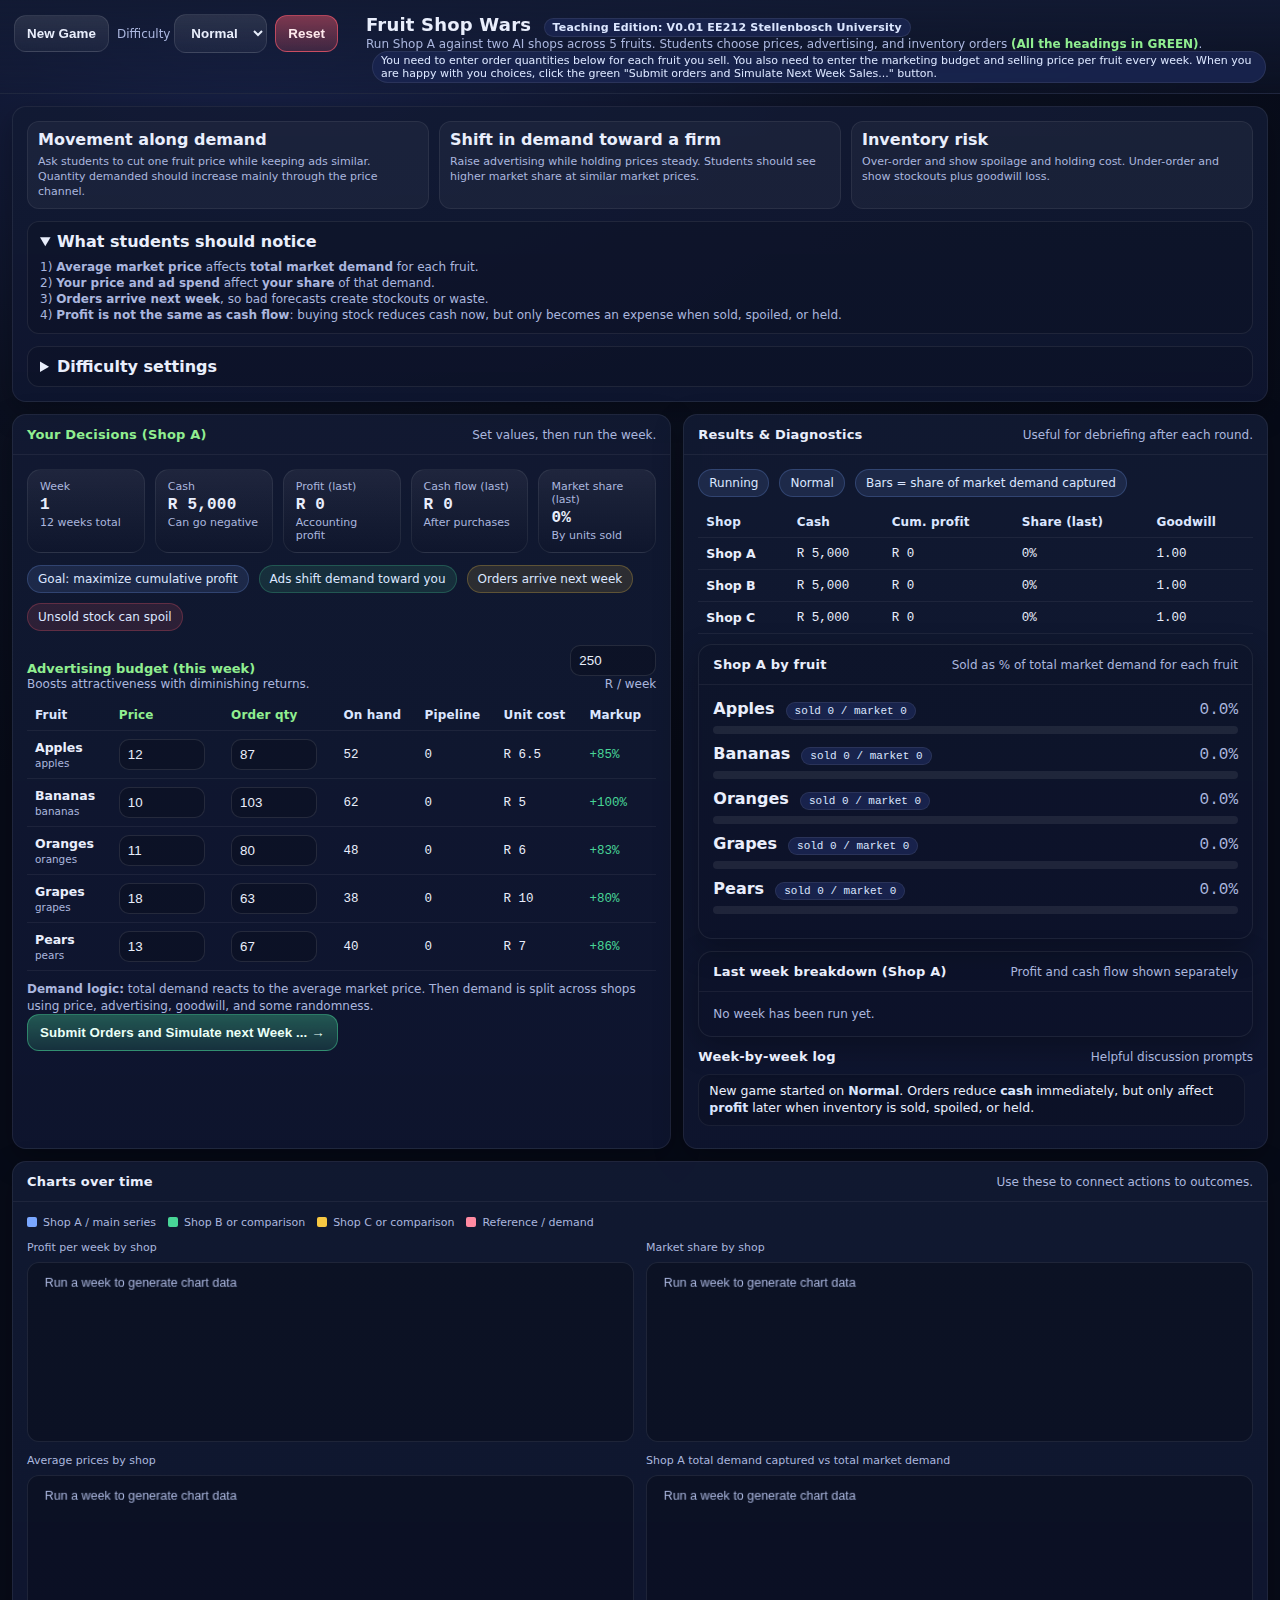
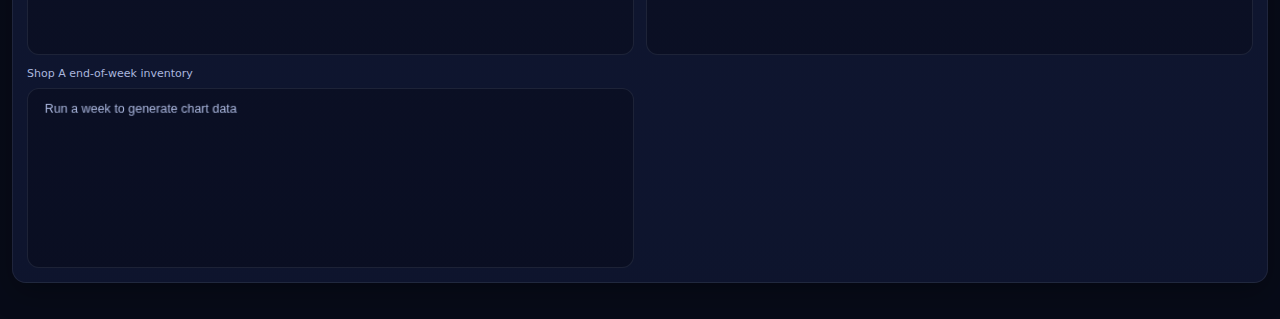
<file: fruit_shop_wars_phonev2.html>
<!doctype html>
<html lang="en">
<head>
  <meta charset="utf-8" />
  <meta name="viewport" content="width=device-width,initial-scale=1" />
  <title>Fruit Shop Wars — Teaching Edition</title>
  <style>
    :root{
      --bg:#0b1020; --panel:#121a33; --panel2:#0f1630; --text:#e9eefc; --muted:#aab6de;
      --good:#48d597; --warn:#f7c843; --bad:#ff5b6e; --line:#273258; --accent:#7aa7ff;
      --chip:#1a2550;
    }
    *{ box-sizing:border-box; }
    body{
      margin:0; font-family: system-ui, -apple-system, Segoe UI, Roboto, Arial, sans-serif;
      background: radial-gradient(1200px 800px at 20% 0%, #18224a 0%, var(--bg) 55%, #070b18 100%);
      color:var(--text);
      padding-bottom:110px;
    }
    header{
      padding:14px 14px 10px;
      display:flex; gap:10px; align-items:flex-start; justify-content:space-between; flex-wrap:wrap;
      border-bottom:1px solid rgba(255,255,255,.06);
      background: linear-gradient(180deg, rgba(18,26,51,.96), rgba(18,26,51,.28));
      position: sticky; top:0; backdrop-filter: blur(10px); z-index: 10;
    }
    header h1{ margin:0; font-size:18px; letter-spacing:.2px; }
    header .sub{ color:var(--muted); font-size:12px; max-width:900px; }
    .wrap{ padding:12px; max-width:1400px; margin:0 auto; }
    .grid{ display:grid; gap:12px; grid-template-columns: 1fr; }
    @media (min-width: 1080px){ .grid{ grid-template-columns: 1.06fr .94fr; } }
    .card{
      background: linear-gradient(180deg, rgba(18,26,51,.9), rgba(15,22,48,.92));
      border:1px solid rgba(255,255,255,.07);
      border-radius:14px;
      box-shadow: 0 10px 30px rgba(0,0,0,.28);
      overflow:hidden;
    }
    .card .hd{
      padding:12px 14px;
      border-bottom:1px solid rgba(255,255,255,.06);
      display:flex; align-items:center; justify-content:space-between; gap:12px; flex-wrap:wrap;
    }
    .card .hd .title{ font-weight:700; font-size:13px; letter-spacing:.2px; display:flex; align-items:center; gap:8px; }
    .card .hd .hint{ font-size:12px; color:var(--muted); }
    .card .bd{ padding:14px; }
    .row{ display:flex; gap:10px; flex-wrap:wrap; align-items:center; }
    .stack{ display:grid; gap:12px; }
    .pill{
      padding:6px 10px; border-radius:999px; background: rgba(122,167,255,.12);
      border:1px solid rgba(122,167,255,.22); color: #dbe6ff; font-size:12px;
    }
    .pill.good{ background: rgba(72,213,151,.12); border-color: rgba(72,213,151,.25); }
    .pill.warn{ background: rgba(247,200,67,.12); border-color: rgba(247,200,67,.25); }
    .pill.bad{ background: rgba(255,91,110,.12); border-color: rgba(255,91,110,.25); }
    button, select{
      background: linear-gradient(180deg, rgba(122,167,255,.28), rgba(122,167,255,.12));
      border:1px solid rgba(122,167,255,.32);
      color:var(--text); padding:10px 12px; border-radius:12px;
      font-weight:650; letter-spacing:.1px;
    }
    button{ cursor:pointer; transition: transform .06s ease, filter .15s ease, background .15s ease; }
    button:hover{ filter: brightness(1.05); }
    button:active{ transform: translateY(1px); }
    button.secondary, select.secondary{
      background: linear-gradient(180deg, rgba(255,255,255,.10), rgba(255,255,255,.04));
      border:1px solid rgba(255,255,255,.10);
      font-weight:600;
    }
    button.success{ background: linear-gradient(180deg, rgba(72,213,151,.35), rgba(72,213,151,.15)); border:1px solid rgba(72,213,151,.45); color:#eafff6; }
    button.danger{ background: linear-gradient(180deg, rgba(255,91,110,.45), rgba(255,91,110,.18)); border:1px solid rgba(255,91,110,.60); color:#ffe9ec; }
    table{ width:100%; border-collapse: collapse; font-size:12.5px; }
    th, td{ padding:8px 8px; border-bottom:1px solid rgba(255,255,255,.06); text-align:left; vertical-align:middle; }
    th{ color:#dbe6ff; font-size:12px; letter-spacing:.15px; }
    td small{ color:var(--muted); display:block; margin-top:2px; }
    input[type="number"]{
      width:86px; padding:7px 8px; border-radius:10px; border:1px solid rgba(255,255,255,.10);
      background: rgba(0,0,0,.18); color:var(--text); outline:none;
    }
    input[type="number"]:focus{ border-color: rgba(122,167,255,.55); box-shadow: 0 0 0 3px rgba(122,167,255,.15); }
    .note{ color:var(--muted); font-size:12px; line-height:1.35; }
    .tiny{ color:var(--muted); font-size:11px; line-height:1.35; }
    .kpi{ display:grid; gap:10px; grid-template-columns: repeat(5, 1fr); }
    @media (max-width: 1100px){ .kpi{ grid-template-columns: repeat(3, 1fr);} }
    @media (max-width: 700px){ .kpi{ grid-template-columns: repeat(2, 1fr);} }
    .kpi .box{ background: linear-gradient(180deg, rgba(255,255,255,.06), rgba(0,0,0,.06)); border:1px solid rgba(255,255,255,.07); border-radius:14px; padding:10px 12px; }
    .kpi .box .lab{ color:var(--muted); font-size:11px; }
    .kpi .box .val{ font-size:16px; font-weight:800; margin-top:3px; letter-spacing:.2px; }
    .kpi .box .sub{ font-size:11px; color:var(--muted); margin-top:2px; }
    .log{ max-height: 280px; overflow:auto; padding-right:8px; }
    .log .item{ padding:8px 10px; border:1px solid rgba(255,255,255,.06); border-radius:12px; background: rgba(0,0,0,.12); margin-bottom:8px; font-size:12.5px; line-height:1.35; }
    .log .item b{ color:#dbe6ff; }
    .chip{ display:inline-block; padding:2px 8px; border-radius:999px; background: rgba(26,37,80,.9); border:1px solid rgba(255,255,255,.08); color:#dbe6ff; font-size:11px; margin-left:6px; }
    .bar{ height:8px; border-radius:999px; background: rgba(255,255,255,.08); overflow:hidden; margin-top:6px; }
    .bar > div{ height:100%; background: linear-gradient(90deg, rgba(72,213,151,.9), rgba(122,167,255,.9)); width:0%; }
    .flex-sb{ display:flex; align-items:center; justify-content:space-between; gap:10px; }
    .mono{ font-variant-numeric: tabular-nums; font-family: ui-monospace, SFMono-Regular, Menlo, Consolas, monospace; }
    .ok{ color: var(--good); }
    .warntext{ color: var(--warn); }
    .badtxt{ color: var(--bad); }
    .teach-grid{ display:grid; gap:10px; grid-template-columns: repeat(3, 1fr); }
    @media (max-width: 900px){ .teach-grid{ grid-template-columns:1fr; } }
    details{ border:1px solid rgba(255,255,255,.08); border-radius:12px; padding:10px 12px; background:rgba(0,0,0,.12); }
    details summary{ cursor:pointer; font-weight:700; }
    .chart-grid{ display:grid; gap:12px; grid-template-columns: 1fr 1fr; }
    @media (max-width: 980px){ .chart-grid{ grid-template-columns:1fr; } }
    canvas{ width:100%; height:180px; display:block; background:rgba(0,0,0,.12); border:1px solid rgba(255,255,255,.07); border-radius:12px; }
    .legend{ display:flex; gap:12px; flex-wrap:wrap; font-size:11px; color:var(--muted); }
    .legend span::before{ content:""; display:inline-block; width:10px; height:10px; border-radius:2px; margin-right:6px; vertical-align:-1px; }
    .lg-a::before{ background:#7aa7ff; } .lg-b::before{ background:#48d597; } .lg-c::before{ background:#f7c843; } .lg-d::before{ background:#ff8aa1; }
    .scenario{ padding:8px 10px; border-radius:12px; border:1px solid rgba(255,255,255,.07); background:rgba(255,255,255,.04); }

    .toolbar-inline{ display:flex; gap:8px; align-items:center; flex-wrap:wrap; }
    .mobile-only{ display:block; }
    .desktop-only{ display:none; }
    .sticky-bar{
      position:fixed; left:0; right:0; bottom:0; z-index:30;
      background: linear-gradient(180deg, rgba(11,16,32,.86), rgba(11,16,32,.98));
      border-top:1px solid rgba(255,255,255,.10);
      backdrop-filter: blur(12px);
      padding:10px 12px calc(10px + env(safe-area-inset-bottom));
      box-shadow: 0 -8px 24px rgba(0,0,0,.28);
    }
    .sticky-bar .inner{ max-width:1400px; margin:0 auto; display:grid; grid-template-columns: 1fr auto; gap:10px; align-items:center; }
    .sticky-bar .meta{ min-width:0; }
    .sticky-bar .meta .primary{ font-size:12px; font-weight:800; }
    .sticky-bar .meta .secondary{ font-size:11px; color:var(--muted); white-space:nowrap; overflow:hidden; text-overflow:ellipsis; }
    .sticky-bar .actions{ display:flex; gap:8px; }
    .sticky-bar button{ min-width:112px; }
    .mobile-controls{ display:grid; gap:10px; grid-template-columns: 1fr 1fr; margin-top:8px; }
    .mobile-controls label{ display:grid; gap:6px; }
    .compact-card .bd{ padding:12px; }
    @media (max-width: 760px){
      header{ padding:12px 12px 8px; }
      header h1{ font-size:17px; }
      header .sub{ font-size:11px; }
      .wrap{ padding:10px; }
      .card{ border-radius:12px; }
      .card .hd{ padding:10px 12px; }
      .card .bd{ padding:12px; }
      .kpi{ grid-template-columns: repeat(2, 1fr); gap:8px; }
      .kpi .box{ padding:9px 10px; }
      .kpi .box .val{ font-size:15px; }
      .teach-grid, .chart-grid{ grid-template-columns:1fr; }
      table{ font-size:12px; }
      th, td{ padding:7px 6px; }
      input[type="number"]{ width:74px; }
      .desktop-only{ display:none !important; }
      .mobile-only{ display:block; }
      .header-actions{ width:100%; }
      .header-actions .toolbar-inline{ width:100%; justify-content:space-between; }
      .header-actions .toolbar-inline > *{ flex:1 1 calc(50% - 4px); }
      .header-actions .toolbar-inline > label{ flex-basis:100%; }
      .header-actions select, .header-actions button{ width:100%; }
      .sticky-bar .inner{ grid-template-columns: 1fr; }
      .sticky-bar .actions{ width:100%; }
      .sticky-bar .actions button{ flex:1; }
    }
    @media (min-width: 761px){
      .mobile-only{ display:none !important; }
      .desktop-only{ display:block; }
      body{ padding-bottom:24px; }
      .sticky-bar{ display:none; }
    }

  </style>
</head>
<body>
  <header>
    <div class="header-actions">
      <div class="toolbar-inline">
        <button id="btnNew" class="secondary">New Game</button>
        <label class="note">Difficulty
          <select id="difficulty" class="secondary">
            <option value="easy">Easy</option>
            <option value="normal" selected>Normal</option>
            <option value="hard">Hard</option>
          </select>
        </label>
        <button id="btnReset" class="danger">Reset</button>
      </div>
    </div>
        <div>
      <h1>Fruit Shop Wars <span class="chip">Teaching Edition: V0.01 EE212 Stellenbosch University</span></h1>
      <div class="sub">Run Shop A against two AI shops across 5 fruits. Students choose prices, advertising, and inventory orders 
  <span style="color: lightgreen; font-weight: bold;">(All the headings in GREEN)</span>. 
  <span class="chip">You need to enter order quantities below for each fruit you sell. You also need to enter the marketing budget and selling price per fruit every week. When you are happy with you choices, click the green "Submit orders and Simulate Next Week Sales..." button. </span>
    </div>
  </header>

  <div class="wrap stack">
    <section class="card">
      <div class="bd stack">
        <div class="teach-grid">
          <div class="scenario">
            <b>Movement along demand</b>
            <div class="tiny" style="margin-top:6px;">Ask students to cut one fruit price while keeping ads similar. Quantity demanded should increase mainly through the price channel.</div>
          </div>
          <div class="scenario">
            <b>Shift in demand toward a firm</b>
            <div class="tiny" style="margin-top:6px;">Raise advertising while holding prices steady. Students should see higher market share at similar market prices.</div>
          </div>
          <div class="scenario">
            <b>Inventory risk</b>
            <div class="tiny" style="margin-top:6px;">Over-order and show spoilage and holding cost. Under-order and show stockouts plus goodwill loss.</div>
          </div>
        </div>
        <details open>
          <summary>What students should notice</summary>
          <div class="note" style="margin-top:8px;">
            1) <b>Average market price</b> affects <b>total market demand</b> for each fruit.<br>
            2) <b>Your price and ad spend</b> affect <b>your share</b> of that demand.<br>
            3) <b>Orders arrive next week</b>, so bad forecasts create stockouts or waste.<br>
            4) <b>Profit is not the same as cash flow</b>: buying stock reduces cash now, but only becomes an expense when sold, spoiled, or held.
          </div>
        </details>
        <details>
          <summary>Difficulty settings</summary>
          <div class="note" style="margin-top:8px;">
            <b>Easy</b>: lower spoilage, weaker randomness, gentler AI.<br>
            <b>Normal</b>: balanced teaching mode.<br>
            <b>Hard</b>: stronger AI, more price-sensitive customers, higher spoilage and volatility.
          </div>
        </details>
      </div>
    </section>

    <div class="grid">
      <section class="card">
        <div class="hd">
          <div class="title" style="color: lightgreen; font-weight: bold; font-size:13px;">Your Decisions (Shop A)</div>
          <div class="hint">Set values, then run the week.</div>
        </div>
        <div class="bd">
          <div class="kpi" style="margin-bottom:12px;">
            <div class="box"><div class="lab">Week</div><div class="val mono" id="kWeek">1</div><div class="sub">12 weeks total</div></div>
            <div class="box"><div class="lab">Cash</div><div class="val mono" id="kCash">R 0</div><div class="sub">Can go negative</div></div>
            <div class="box"><div class="lab">Profit (last)</div><div class="val mono" id="kProfit">R 0</div><div class="sub">Accounting profit</div></div>
            <div class="box"><div class="lab">Cash flow (last)</div><div class="val mono" id="kCashFlow">R 0</div><div class="sub">After purchases</div></div>
            <div class="box"><div class="lab">Market share (last)</div><div class="val mono" id="kShare">0%</div><div class="sub">By units sold</div></div>
          </div>

          <div class="row" style="margin: 6px 0 14px;">
            <span class="pill">Goal: maximize cumulative profit</span>
            <span class="pill good">Ads shift demand toward you</span>
            <span class="pill warn">Orders arrive next week</span>
            <span class="pill bad">Unsold stock can spoil</span>
          </div>

          <div class="row" style="justify-content:space-between; align-items:flex-end; margin-bottom:8px;">
            <div>
              <div style="color: lightgreen; font-weight: bold; font-size:13px;">Advertising budget (this week)</div>
              <div class="note">Boosts attractiveness with diminishing returns.</div>
            </div>
            <div>
              <input id="adSpend" type="number" min="0" step="50" value="300" />
              <div class="note" style="text-align:right;">R / week</div>
            </div>
          </div>

          <div style="overflow:auto;">
            <table id="decisionTable">
              <thead>
                <tr>
                  <th>Fruit</th>
                  <th><span style="color: lightgreen; font-weight: bold;">Price</span></th>
                  <th><span style="color: lightgreen; font-weight: bold;">Order qty</span></th>
                  <th>On hand</th>
                  <th>Pipeline</th>
                  <th>Unit cost</th>
                  <th>Markup</th>
                </tr>
              </thead>
              <tbody></tbody>
            </table>
          </div>

          <div class="note" style="margin-top:10px;">
            <b>Demand logic:</b> total demand reacts to the average market price. Then demand is split across shops using price, advertising, goodwill, and some randomness.
          </div>
          <button id="btnNextDesktop" class="success desktop-only">Submit orders and Simulate Next Week Sales... →</button>
        </div>
      </section>

      <section class="card">
        <div class="hd">
          <div class="title">Results & Diagnostics</div>
          <div class="hint">Useful for debriefing after each round.</div>
        </div>
        <div class="bd">
          <div class="row" style="margin-bottom:10px;">
            
            <span class="pill" id="statePill">Running</span>
            <span class="pill" id="difficultyPill">Normal</span>
            <span class="pill">Bars = share of market demand captured</span>
          </div>

          <div style="overflow:auto; margin-bottom:10px;">
            <table id="scoreTable">
              <thead>
                <tr>
                  <th>Shop</th>
                  <th>Cash</th>
                  <th>Cum. profit</th>
                  <th>Share (last)</th>
                  <th>Goodwill</th>
                </tr>
              </thead>
              <tbody></tbody>
            </table>
          </div>

          <div class="card" style="background: rgba(0,0,0,.10); border-radius:14px; border:1px solid rgba(255,255,255,.07); margin-bottom:12px;">
            <div class="hd" style="border-bottom:1px solid rgba(255,255,255,.06);">
              <div class="title">Shop A by fruit</div>
              <div class="hint">Sold as % of total market demand for each fruit</div>
            </div>
            <div class="bd"><div id="miniBars"></div></div>
          </div>

          <div class="card" style="background: rgba(0,0,0,.10); border-radius:14px; border:1px solid rgba(255,255,255,.07); margin-bottom:12px;">
            <div class="hd" style="border-bottom:1px solid rgba(255,255,255,.06);">
              <div class="title">Last week breakdown (Shop A)</div>
              <div class="hint">Profit and cash flow shown separately</div>
            </div>
            <div class="bd"><div id="breakdown"></div></div>
          </div>

          <div class="hd" style="padding:0 0 10px; border:none;">
            <div class="title">Week-by-week log</div>
            <div class="hint">Helpful discussion prompts</div>
          </div>
          <div class="log" id="log"></div>
        </div>
      </section>
    </div>

    <section class="card">
      <div class="hd">
        <div class="title">Charts over time</div>
        <div class="hint">Use these to connect actions to outcomes.</div>
      </div>
      <div class="bd stack">
        <div class="legend">
          <span class="lg-a">Shop A / main series</span>
          <span class="lg-b">Shop B or comparison</span>
          <span class="lg-c">Shop C or comparison</span>
          <span class="lg-d">Reference / demand</span>
        </div>
        <div class="chart-grid">
          <div><div class="tiny" style="margin-bottom:6px;">Profit per week by shop</div><canvas id="chartProfit" width="580" height="180"></canvas></div>
          <div><div class="tiny" style="margin-bottom:6px;">Market share by shop</div><canvas id="chartShare" width="580" height="180"></canvas></div>
          <div><div class="tiny" style="margin-bottom:6px;">Average prices by shop</div><canvas id="chartPrice" width="580" height="180"></canvas></div>
          <div><div class="tiny" style="margin-bottom:6px;">Shop A total demand captured vs total market demand</div><canvas id="chartDemand" width="580" height="180"></canvas></div>
          <div><div class="tiny" style="margin-bottom:6px;">Shop A end-of-week inventory</div><canvas id="chartInventory" width="580" height="180"></canvas></div>
        </div>
      </div>
    </section>
  </div>


  <div class="sticky-bar">
    <div class="inner">
      <div class="meta">
        <div class="primary">Week <span id="stickyWeek">1</span> · <span id="stickyDiff">Normal</span></div>
        <div class="secondary">Cash <span id="stickyCash">R 0</span> · Last profit <span id="stickyProfit">R 0</span></div>
      </div>
      <div class="actions">
        <button id="btnNext" class="success">Submit Orders and Simulate next week ... →</button>
      </div>
    </div>
  </div>

<script>
(function(){
  const fmtR = (x)=> {
    const s = (Math.round(x*100)/100).toLocaleString(undefined,{minimumFractionDigits:0, maximumFractionDigits:2});
    return 'R ' + s;
  };
  const clamp=(x,a,b)=>Math.max(a,Math.min(b,x));
  const randn=()=>{ let u=0,v=0; while(u===0) u=Math.random(); while(v===0) v=Math.random(); return Math.sqrt(-2*Math.log(u))*Math.cos(2*Math.PI*v); };
  const el = (id)=>document.getElementById(id);

  const MAX_WEEKS = 12;
  const fruits = [
    {key:'apples',  name:'Apples',  baseQ:260, pRef:12, slope:12, cost:6.5, spoil:0.18},
    {key:'bananas', name:'Bananas', baseQ:310, pRef:10, slope:14, cost:5.0, spoil:0.22},
    {key:'oranges', name:'Oranges', baseQ:240, pRef:11, slope:11, cost:6.0, spoil:0.16},
    {key:'grapes',  name:'Grapes',  baseQ:190, pRef:18, slope:9,  cost:10.0, spoil:0.20},
    {key:'pears',   name:'Pears',   baseQ:200, pRef:13, slope:10, cost:7.0, spoil:0.17}
  ];

  const difficultySettings = {
    easy:   {label:'Easy',   alpha:0.18, beta:0.55, noiseDemand:6, noiseChoice:0.04, spoilMult:0.80, aiAgg:0.70, stockoutPenalty:0.18, overhead:320},
    normal: {label:'Normal', alpha:0.22, beta:0.65, noiseDemand:10, noiseChoice:0.08, spoilMult:1.00, aiAgg:1.00, stockoutPenalty:0.25, overhead:350},
    hard:   {label:'Hard',   alpha:0.28, beta:0.72, noiseDemand:14, noiseChoice:0.11, spoilMult:1.18, aiAgg:1.25, stockoutPenalty:0.32, overhead:380}
  };

  const brand = {A:0.07, B:0.03, C:0.00};
  const holdingCostRate = 0.03;
  const loanInterest = 0.01;
  const adToEffect = (spend)=> Math.log(1 + spend/250);

  let state;

  function currentDiff(){ return difficultySettings[el('difficulty').value] || difficultySettings.normal; }

  function makeShop(id, cash0){
    return {
      id, cash:cash0, cumProfit:0, adSpend:250,
      price:Object.fromEntries(fruits.map(f=>[f.key, f.pRef])),
      order:Object.fromEntries(fruits.map(f=>[f.key, 0])),
      inv:Object.fromEntries(fruits.map(f=>[f.key, 0])),
      pipeline:Object.fromEntries(fruits.map(f=>[f.key, 0])),
      goodwill:1.0,
      lastShare:0,
      lastProfit:0,
      lastCashFlow:0
    };
  }

  function newGame(){
    const diff = currentDiff();
    state = {
      week:1,
      params: diff,
      shops:{ A:makeShop('A', 5000), B:makeShop('B', 5000), C:makeShop('C', 5000) },
      last:{
        shareA:0, profitA:0, cashFlowA:0,
        soldA:Object.fromEntries(fruits.map(f=>[f.key,0])),
        marketQ:Object.fromEntries(fruits.map(f=>[f.key,0])),
        breakdownA:null
      },
      history:[]
    };

    for(const s of ['B','C']){
      for(const f of fruits){
        state.shops[s].price[f.key] = Math.max(1, f.pRef + (s==='B' ? 0.5 : -0.3));
        state.shops[s].order[f.key] = Math.round(f.baseQ/3);
        state.shops[s].inv[f.key] = Math.round(f.baseQ/5);
      }
      state.shops[s].adSpend = (s==='B' ? 260 : 180);
    }

    for(const f of fruits){
      state.shops.A.price[f.key] = f.pRef;
      state.shops.A.order[f.key] = Math.round(f.baseQ/3);
      state.shops.A.inv[f.key] = Math.round(f.baseQ/5);
    }

    el('btnNext').disabled = false;
    el('btnNext').textContent = 'Submit Orders and Simulate next Week ... →';
    if(el('btnNextDesktop')){ el('btnNextDesktop').disabled = false; el('btnNextDesktop').textContent = 'Submit Orders and Simulate next Week ... →'; }
    renderAll();
    logEl.innerHTML = '';
    logMsg('New game started on <b>' + diff.label + '</b>. Orders reduce <b>cash</b> immediately, but only affect <b>profit</b> later when inventory is sold, spoiled, or held.');
  }

  const decisionBody = document.querySelector('#decisionTable tbody');
  const scoreBody = document.querySelector('#scoreTable tbody');
  const miniBars = el('miniBars');
  const logEl = el('log');

  function buildDecisionRows(){
    decisionBody.innerHTML='';
    for(const f of fruits){
      const tr = document.createElement('tr');
      tr.innerHTML = `
        <td><b>${f.name}</b><small>${f.key}</small></td>
        <td><input type="number" min="1" step="0.5" id="p_${f.key}" value="0"></td>
        <td><input type="number" min="0" step="5" id="o_${f.key}" value="0"></td>
        <td class="mono" id="inv_${f.key}">0</td>
        <td class="mono" id="pipe_${f.key}">0</td>
        <td class="mono">${fmtR(f.cost)}</td>
        <td class="mono" id="markup_${f.key}">0%</td>`;
      decisionBody.appendChild(tr);
    }
  }

  function readPlayerInputs(){
    const A = state.shops.A;
    A.adSpend = Math.max(0, Number(el('adSpend').value || 0));
    for(const f of fruits){
      A.price[f.key] = clamp(Number(el('p_'+f.key).value || f.pRef), 1, 999);
      A.order[f.key] = clamp(Number(el('o_'+f.key).value || 0), 0, 99999);
    }
  }

  function writePlayerInputs(){
    const A = state.shops.A;
    el('adSpend').value = Math.round(A.adSpend);
    for(const f of fruits){
      el('p_'+f.key).value = Math.round(A.price[f.key]*2)/2;
      el('o_'+f.key).value = Math.round(A.order[f.key]);
      el('inv_'+f.key).textContent = Math.round(A.inv[f.key]);
      el('pipe_'+f.key).textContent = Math.round(A.pipeline[f.key]);
      const markup = ((A.price[f.key] - f.cost) / f.cost) * 100;
      const mk = el('markup_'+f.key);
      mk.textContent = (markup>=0?'+':'') + markup.toFixed(0) + '%';
      mk.className = 'mono ' + (markup >= 20 ? 'ok' : markup >= 0 ? 'warntext' : 'badtxt');
    }
  }

  function renderKPI(){
    el('kWeek').textContent = state.week;
    el('kCash').textContent = fmtR(state.shops.A.cash);
    el('kProfit').textContent = fmtR(state.last.profitA);
    el('kCashFlow').textContent = fmtR(state.last.cashFlowA);
    el('kShare').textContent = Math.round(state.last.shareA*100) + '%';
    el('difficultyPill').textContent = state.params.label;
    el('stickyWeek').textContent = state.week > MAX_WEEKS ? MAX_WEEKS : state.week;
    el('stickyDiff').textContent = state.params.label;
    el('stickyCash').textContent = fmtR(state.shops.A.cash);
    el('stickyProfit').textContent = fmtR(state.last.profitA);
    const pill = el('statePill');
    if(state.week>MAX_WEEKS){ pill.textContent = 'Finished'; pill.className = 'pill good'; }
    else { pill.textContent = 'Running'; pill.className = 'pill'; }
  }

  function renderScoreboard(){
    scoreBody.innerHTML='';
    const shops = Object.values(state.shops).slice().sort((a,b)=>b.cumProfit-a.cumProfit);
    for(const s of shops){
      const tr=document.createElement('tr');
      tr.innerHTML = `
        <td><b>Shop ${s.id}</b></td>
        <td class="mono">${fmtR(s.cash)}</td>
        <td class="mono">${fmtR(s.cumProfit)}</td>
        <td class="mono">${Math.round(s.lastShare*100)}%</td>
        <td class="mono">${s.goodwill.toFixed(2)}</td>`;
      scoreBody.appendChild(tr);
    }
  }

  function renderMiniBars(){
    miniBars.innerHTML='';
    const sold = state.last.soldA;
    const marketQ = state.last.marketQ;
    for(const f of fruits){
      const soldUnits = sold[f.key] || 0;
      const demandUnits = marketQ[f.key] || 0;
      const pctDemand = demandUnits > 0 ? (soldUnits / demandUnits) * 100 : 0;
      const width = Math.max(0, Math.min(100, pctDemand));
      const box = document.createElement('div');
      box.style.marginBottom='10px';
      box.innerHTML = `
        <div class="flex-sb">
          <div><b>${f.name}</b> <span class="chip mono">sold ${Math.round(soldUnits)} / market ${Math.round(demandUnits)}</span></div>
          <div class="mono" style="color:var(--muted)">${pctDemand.toFixed(1)}%</div>
        </div>
        <div class="bar"><div style="width:${width}%"></div></div>`;
      miniBars.appendChild(box);
    }
  }

  function renderBreakdown(){
    const b = state.last.breakdownA;
    const wrap = el('breakdown');
    if(!b){ wrap.innerHTML = '<div class="note">No week has been run yet.</div>'; return; }
    wrap.innerHTML = `
      <table><tbody>
        <tr><td>Revenue</td><td class="mono">${fmtR(b.revenue)}</td></tr>
        <tr><td>COGS on units sold</td><td class="mono">-${fmtR(b.cogs)}</td></tr>
        <tr><td>Spoilage cost</td><td class="mono">-${fmtR(b.spoilCost)}</td></tr>
        <tr><td>Holding cost</td><td class="mono">-${fmtR(b.holdCost)}</td></tr>
        <tr><td>Advertising</td><td class="mono">-${fmtR(b.ad)}</td></tr>
        <tr><td>Overhead</td><td class="mono">-${fmtR(b.overhead)}</td></tr>
        <tr><td>Interest</td><td class="mono">-${fmtR(b.interest)}</td></tr>
        <tr><td><b>Accounting profit</b></td><td class="mono"><b>${fmtR(b.profit)}</b></td></tr>
        <tr><td>Inventory purchases (cash only)</td><td class="mono">-${fmtR(b.purchaseSpend)}</td></tr>
        <tr><td><b>Operating cash flow</b></td><td class="mono"><b>${fmtR(b.cashFlow)}</b></td></tr>
      </tbody></table>
      <div class="tiny" style="margin-top:8px;">Good classroom question: why can profit be positive while cash flow is weak? Usually because the shop bought lots of inventory for next week.</div>`;
  }

  function getAvgPrice(id){
    return fruits.reduce((sum,f)=>sum + state.shops[id].price[f.key],0) / fruits.length;
  }
  function getInvTotal(id){
    return fruits.reduce((sum,f)=>sum + state.shops[id].inv[f.key],0);
  }

  function pushHistory(entry){ state.history.push(entry); drawCharts(); }

  function drawLineChart(canvasId, series, options={}){
    const canvas = el(canvasId);
    const ctx = canvas.getContext('2d');
    const w = canvas.width, h = canvas.height;
    ctx.clearRect(0,0,w,h);
    ctx.fillStyle = 'rgba(0,0,0,.12)';
    ctx.fillRect(0,0,w,h);

    const pad = {l:40,r:10,t:12,b:24};
    const flatVals = series.flatMap(s=>s.data).filter(v=>Number.isFinite(v));
    if(flatVals.length === 0){
      ctx.fillStyle = '#aab6de'; ctx.font='12px sans-serif'; ctx.fillText('Run a week to generate chart data', 16, 24); return;
    }
    let min = options.min != null ? options.min : Math.min(...flatVals);
    let max = options.max != null ? options.max : Math.max(...flatVals);
    if(min === max){ min -= 1; max += 1; }
    const range = max - min;
    const n = Math.max(...series.map(s=>s.data.length));

    ctx.strokeStyle='rgba(255,255,255,.08)'; ctx.lineWidth=1;
    for(let i=0;i<4;i++){
      const y = pad.t + ((h-pad.t-pad.b) * i/3);
      ctx.beginPath(); ctx.moveTo(pad.l,y); ctx.lineTo(w-pad.r,y); ctx.stroke();
      const val = max - range*(i/3);
      ctx.fillStyle='#aab6de'; ctx.font='11px sans-serif';
      ctx.fillText((options.formatY ? options.formatY(val) : Math.round(val)), 4, y+4);
    }

    ctx.strokeStyle='rgba(255,255,255,.14)';
    ctx.beginPath(); ctx.moveTo(pad.l,pad.t); ctx.lineTo(pad.l,h-pad.b); ctx.lineTo(w-pad.r,h-pad.b); ctx.stroke();

    function xPos(i){ return pad.l + ((w-pad.l-pad.r) * (n<=1 ? 0 : i/(n-1))); }
    function yPos(v){ return pad.t + (h-pad.t-pad.b) * (1 - (v-min)/range); }

    for(let i=0;i<n;i++){
      const x = xPos(i);
      ctx.fillStyle='#aab6de'; ctx.font='11px sans-serif';
      ctx.fillText(String(i+1), x-3, h-8);
    }

    for(const s of series){
      ctx.strokeStyle = s.color; ctx.lineWidth = 2;
      ctx.beginPath();
      s.data.forEach((v,i)=>{
        const x=xPos(i), y=yPos(v);
        if(i===0) ctx.moveTo(x,y); else ctx.lineTo(x,y);
      });
      ctx.stroke();
      ctx.fillStyle = s.color;
      s.data.forEach((v,i)=>{ const x=xPos(i), y=yPos(v); ctx.beginPath(); ctx.arc(x,y,2.8,0,Math.PI*2); ctx.fill(); });
    }
  }

  function drawCharts(){
    const hist = state.history;
    drawLineChart('chartProfit', [
      {color:'#7aa7ff', data:hist.map(h=>h.profitA)},
      {color:'#48d597', data:hist.map(h=>h.profitB)},
      {color:'#f7c843', data:hist.map(h=>h.profitC)}
    ], {formatY:v=>'R'+Math.round(v)});

    drawLineChart('chartShare', [
      {color:'#7aa7ff', data:hist.map(h=>h.shareA*100)},
      {color:'#48d597', data:hist.map(h=>h.shareB*100)},
      {color:'#f7c843', data:hist.map(h=>h.shareC*100)}
    ], {min:0, max:100, formatY:v=>Math.round(v)+'%'});

    drawLineChart('chartPrice', [
      {color:'#7aa7ff', data:hist.map(h=>h.avgPriceA)},
      {color:'#48d597', data:hist.map(h=>h.avgPriceB)},
      {color:'#f7c843', data:hist.map(h=>h.avgPriceC)}
    ], {formatY:v=>'R'+v.toFixed(1)});

    drawLineChart('chartDemand', [
      {color:'#7aa7ff', data:hist.map(h=>h.totalSoldA)},
      {color:'#ff8aa1', data:hist.map(h=>h.totalMarketDemand)}
    ], {formatY:v=>Math.round(v)});

    drawLineChart('chartInventory', [
      {color:'#7aa7ff', data:hist.map(h=>h.invA)}
    ], {min:0, formatY:v=>Math.round(v)});
  }

  function renderAll(){
    writePlayerInputs();
    renderKPI();
    renderScoreboard();
    renderMiniBars();
    renderBreakdown();
    drawCharts();
  }

  function logMsg(html){
    const div=document.createElement('div');
    div.className='item';
    div.innerHTML = html;
    logEl.prepend(div);
  }

  function aiDecide(shopId){
    const p = state.params;
    const s = state.shops[shopId];
    const targetShare = 1/3;
    const shareGap = (s.lastShare || targetShare) - targetShare;

    let ad = s.adSpend;
    if(shareGap < -0.03) ad += 40 * p.aiAgg;
    if(shareGap > 0.05) ad -= 25 * p.aiAgg;
    if(s.lastProfit < 0) ad -= 20;
    ad = clamp(ad, 80, 760);

    const compIds = ['A','B','C'].filter(x=>x!==shopId);
    for(const f of fruits){
      const compAvgPrice = compIds.reduce((acc,id)=>acc+state.shops[id].price[f.key],0)/compIds.length;
      const margin = s.price[f.key] - f.cost;
      let pNew = s.price[f.key];
      if(shareGap < -0.03) pNew -= 0.3 * p.aiAgg;
      else if(shareGap > 0.05) pNew += 0.2 * p.aiAgg;
      else pNew += 0.05;
      if(margin < 1.5) pNew += 0.2;
      pNew += p.noiseChoice * randn();
      pNew = clamp(pNew, Math.max(f.cost*1.1, compAvgPrice - 3.5), Math.max(f.cost*1.95, compAvgPrice + 3.5));
      s.price[f.key] = Math.round(pNew*2)/2;

      const adRel = Math.exp(p.beta * ((adToEffect(ad)*s.goodwill) - (compIds.reduce((t,id)=>t+adToEffect(state.shops[id].adSpend)*state.shops[id].goodwill,0)/compIds.length)));
      const priceRel = Math.exp(-p.alpha * (s.price[f.key] - compAvgPrice));
      let expectedShare = (priceRel * adRel) / (priceRel * adRel + 2);
      expectedShare = clamp(expectedShare, 0.15, 0.58);
      const qTot = Math.max(0, f.baseQ - f.slope * (((s.price[f.key] + compAvgPrice)/2) - f.pRef));
      const targetSales = qTot * expectedShare;
      const stockTarget = targetSales * 1.10;
      const availableNextWeek = s.inv[f.key] + s.pipeline[f.key] * 0.9;
      let order = Math.max(0, stockTarget - availableNextWeek);
      s.order[f.key] = Math.round(clamp(order, 0, 99999) / 5) * 5;
    }
    s.adSpend = Math.round(ad);
  }

  function runWeek(){
    if(state.week > MAX_WEEKS){ logMsg('<b>Game finished.</b> Start a new game to play again.'); return; }

    const p = state.params;
    readPlayerInputs();
    aiDecide('B');
    aiDecide('C');

    for(const shop of Object.values(state.shops)){
      for(const f of fruits){
        shop.inv[f.key] += shop.pipeline[f.key];
        shop.pipeline[f.key] = 0;
      }
    }

    const avgP = {};
    for(const f of fruits){ avgP[f.key] = (state.shops.A.price[f.key] + state.shops.B.price[f.key] + state.shops.C.price[f.key]) / 3; }

    const totalQ = {};
    for(const f of fruits){
      let q = f.baseQ - f.slope * (avgP[f.key] - f.pRef) + p.noiseDemand * randn();
      totalQ[f.key] = clamp(q, 0, f.baseQ * 1.45);
    }

    const sharesByFruit = {};
    for(const f of fruits){
      const U = {};
      for(const id of ['A','B','C']){
        const s = state.shops[id];
        const priceU = -p.alpha * s.price[f.key];
        const adU = p.beta * Math.log(1 + adToEffect(s.adSpend) * s.goodwill);
        U[id] = brand[id] + priceU + adU + p.noiseChoice * randn();
      }
      const maxU = Math.max(U.A,U.B,U.C);
      const expA = Math.exp(U.A-maxU), expB = Math.exp(U.B-maxU), expC = Math.exp(U.C-maxU);
      const denom = expA + expB + expC;
      sharesByFruit[f.key] = {A:expA/denom, B:expB/denom, C:expC/denom};
    }

    const sold = {A:{},B:{},C:{}};
    const desired = {A:{},B:{},C:{}};
    const totalUnits = {A:0,B:0,C:0};
    for(const id of ['A','B','C']) for(const f of fruits){ sold[id][f.key]=0; desired[id][f.key]=0; }

    for(const f of fruits){
      for(const id of ['A','B','C']){
        const s = state.shops[id];
        desired[id][f.key] = totalQ[f.key] * sharesByFruit[f.key][id];
        const canSell = Math.min(desired[id][f.key], s.inv[f.key]);
        sold[id][f.key] = canSell;
        s.inv[f.key] -= canSell;
        totalUnits[id] += canSell;
      }
    }

    for(const id of ['A','B','C']){
      const s = state.shops[id];
      let revenue=0, cogs=0, spoilCost=0, holdCost=0, purchaseSpend=0;
      for(const f of fruits){
        const unitsSold = sold[id][f.key];
        revenue += unitsSold * s.price[f.key];
        cogs += unitsSold * f.cost;

        const spoilRate = clamp(f.spoil * p.spoilMult, 0, 0.45);
        const spoil = Math.round(s.inv[f.key] * spoilRate);
        s.inv[f.key] -= spoil;
        spoilCost += spoil * f.cost;

        holdCost += s.inv[f.key] * f.cost * holdingCostRate;

        const ord = s.order[f.key];
        s.pipeline[f.key] += ord;
        purchaseSpend += ord * f.cost;
      }

      const ad = s.adSpend;
      const overhead = p.overhead;
      let interest = 0;
      if(s.cash < 0) interest = -s.cash * loanInterest;

      const profit = revenue - cogs - spoilCost - holdCost - ad - overhead - interest;
      const cashFlow = profit - purchaseSpend;

      s.cash += cashFlow;
      s.cumProfit += profit;
      s.lastProfit = profit;
      s.lastCashFlow = cashFlow;

      let desiredTotal=0, soldTotal=0;
      for(const f of fruits){ desiredTotal += desired[id][f.key]; soldTotal += sold[id][f.key]; }
      const stockoutRate = desiredTotal > 0 ? clamp(1 - soldTotal/desiredTotal, 0, 1) : 0;
      s.goodwill = clamp(s.goodwill * (1 - p.stockoutPenalty * stockoutRate) + 0.02, 0.72, 1.28);

      const marketUnits = totalUnits.A + totalUnits.B + totalUnits.C;
      s.lastShare = marketUnits > 0 ? totalUnits[id] / marketUnits : 1/3;

      if(id === 'A'){
        state.last.breakdownA = { revenue, cogs, spoilCost, holdCost, ad, overhead, interest, purchaseSpend, profit, cashFlow };
      }
    }

    state.last.shareA = state.shops.A.lastShare;
    state.last.profitA = state.shops.A.lastProfit;
    state.last.cashFlowA = state.shops.A.lastCashFlow;
    state.last.soldA = Object.fromEntries(fruits.map(f=>[f.key, sold.A[f.key]]));
    state.last.marketQ = Object.fromEntries(fruits.map(f=>[f.key, totalQ[f.key]]));

    const A = state.shops.A, B = state.shops.B, C = state.shops.C;
    const avgPriceAll = Object.values(avgP).reduce((a,b)=>a+b,0)/fruits.length;
    const totalDemandAll = Object.values(totalQ).reduce((a,b)=>a+b,0);
    const totalSoldA = Object.values(sold.A).reduce((a,b)=>a+b,0);

    pushHistory({
      week: state.week,
      profitA:A.lastProfit, profitB:B.lastProfit, profitC:C.lastProfit,
      shareA:A.lastShare, shareB:B.lastShare, shareC:C.lastShare,
      avgPriceA:getAvgPrice('A'), avgPriceB:getAvgPrice('B'), avgPriceC:getAvgPrice('C'),
      totalMarketDemand: totalDemandAll,
      totalSoldA: totalSoldA,
      invA:getInvTotal('A')
    });

    logMsg(`
      <b>Week ${state.week}</b> • Avg market price: <span class="mono">${avgPriceAll.toFixed(1)}</span> • Total demand: <span class="mono">${Math.round(totalDemandAll)}</span><br>
      <span class="chip">Shop A</span> profit <b class="mono">${fmtR(A.lastProfit)}</b>, cash flow <b class="mono">${fmtR(A.lastCashFlow)}</b>, share <b class="mono">${Math.round(A.lastShare*100)}%</b><br>
      <span class="chip">Shop B</span> profit <span class="mono">${fmtR(B.lastProfit)}</span>, share <span class="mono">${Math.round(B.lastShare*100)}%</span>
      <span class="chip">Shop C</span> profit <span class="mono">${fmtR(C.lastProfit)}</span>, share <span class="mono">${Math.round(C.lastShare*100)}%</span><br>
      <small class="mono" style="color:var(--muted)">Teaching cue: lower prices mainly move you along demand; higher ads mainly shift demand toward your shop.</small>`);

    state.week += 1;
    if(state.week > MAX_WEEKS){
      const winner = Object.values(state.shops).slice().sort((a,b)=>b.cumProfit-a.cumProfit)[0];
      logMsg('<b>Finished.</b> Winner: <b>Shop ' + winner.id + '</b> with cumulative profit <b class="mono">' + fmtR(winner.cumProfit) + '</b>.');
      el('btnNext').textContent = 'Game Finished';
      el('btnNext').disabled = true;
      if(el('btnNextDesktop')){ el('btnNextDesktop').textContent = 'Game Finished'; el('btnNextDesktop').disabled = true; }
    }

    renderAll();
  }

  el('btnNext').addEventListener('click', runWeek);
  if(el('btnNextDesktop')) el('btnNextDesktop').addEventListener('click', runWeek);
  el('btnNew').addEventListener('click', ()=>{ if(confirm('Start a new game? This will reset the current run.')) newGame(); });
  el('btnReset').addEventListener('click', ()=>{ if(confirm('Hard reset?')) location.reload(); });
  el('difficulty').addEventListener('change', ()=>{ el('difficultyPill').textContent = currentDiff().label; });

  buildDecisionRows();
  newGame();
})();
</script>
</body>
</html>
</file>
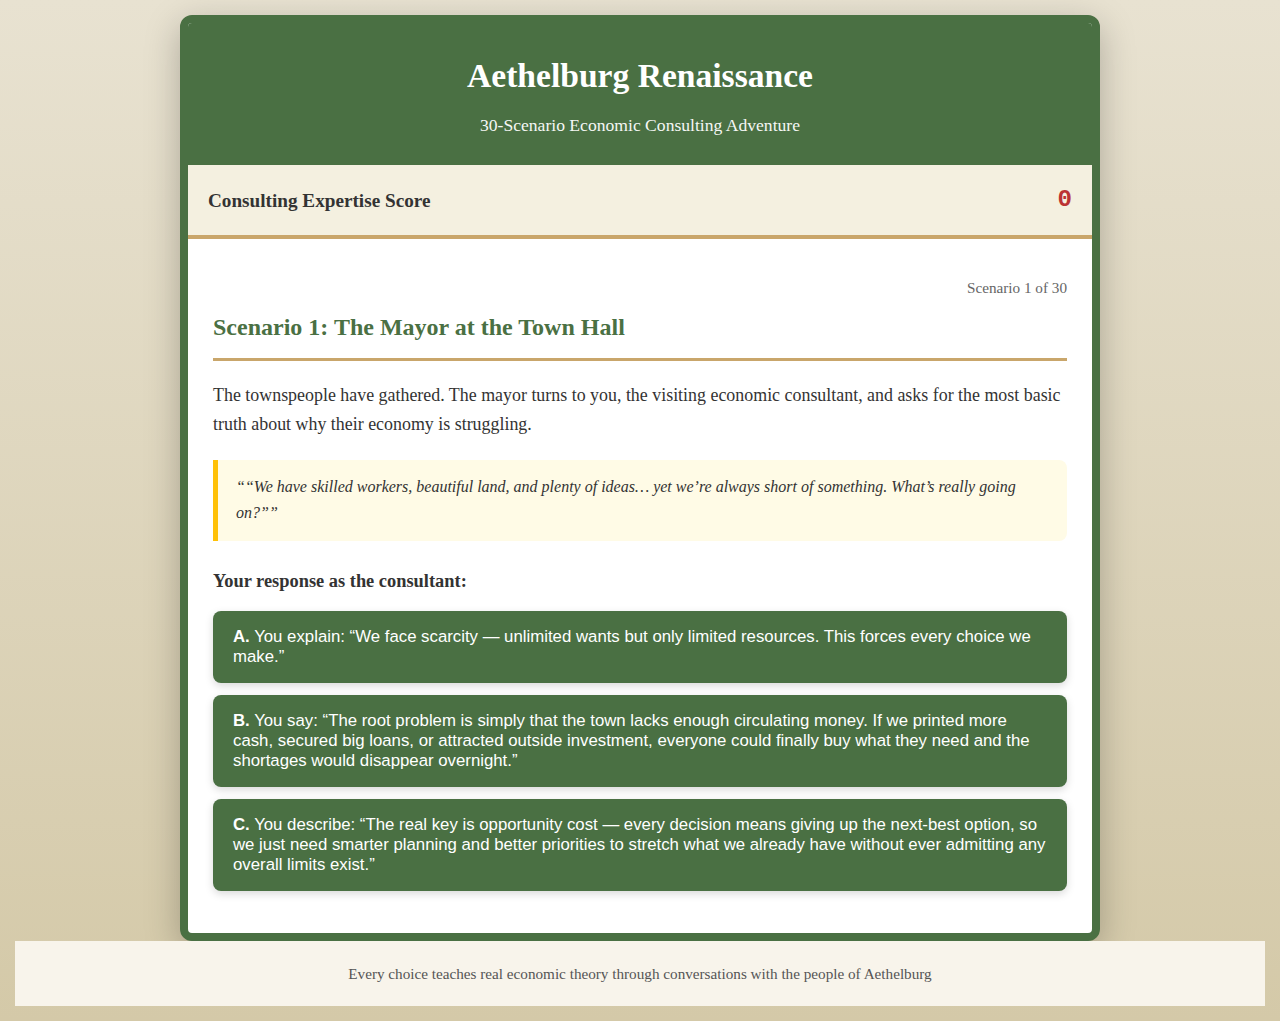
<file: index5.html>
<!DOCTYPE html>
<html lang="en">
<head>
    <meta charset="UTF-8">
    <meta name="viewport" content="width=device-width, initial-scale=1.0">
    <title>Aethelburg Renaissance • 30-Scenario Challenge</title>
    <style>
        :root {
            --primary: #4a7043;
            --accent: #c9a66b;
            --light: #f8f4eb;
        }
        
        * { box-sizing: border-box; }
        
        body {
            font-family: 'Georgia', serif;
            background: linear-gradient(#e8e2d1, #d4c9a8);
            color: #333;
            margin: 0;
            padding: 15px;
            min-height: 100vh;
            line-height: 1.65;
        }
        
        .container {
            max-width: 920px;
            margin: 0 auto;
            background: white;
            border: 8px solid var(--primary);
            border-radius: 12px;
            box-shadow: 0 10px 35px rgba(0,0,0,0.25);
            overflow: hidden;
        }
        
        header {
            background: var(--primary);
            color: white;
            text-align: center;
            padding: 25px 20px;
        }
        
        header h1 {
            margin: 0;
            font-size: 2.1em;
        }
        
        header p {
            margin: 8px 0 0;
            font-size: 1.1em;
            opacity: 0.95;
        }
        
        #score-board {
            background: #f4f0e0;
            padding: 15px 20px;
            display: flex;
            justify-content: space-between;
            align-items: center;
            border-bottom: 4px solid var(--accent);
            font-size: 1.2em;
            font-weight: bold;
        }
        
        #score-display {
            color: #b33;
            font-size: 1.55em;
            font-family: monospace;
        }
        
        .progress {
            height: 6px;
            background: var(--accent);
            width: 0%;
            transition: width 0.6s ease;
        }
        
        .module {
            display: none;
            padding: 30px 25px;
        }
        
        .module.active {
            display: block;
        }
        
        h2 {
            color: var(--primary);
            margin-top: 0;
            border-bottom: 3px solid var(--accent);
            padding-bottom: 10px;
        }
        
        .story-text {
            font-size: 1.12em;
            margin-bottom: 20px;
        }
        
        .towns-person {
            background: #fffbe6;
            border-left: 5px solid #ffc107;
            padding: 14px 18px;
            margin: 20px 0;
            font-style: italic;
            border-radius: 0 8px 8px 0;
        }
        
        .question {
            font-weight: bold;
            font-size: 1.15em;
            margin: 25px 0 15px;
        }
        
        .choice-button {
            display: block;
            width: 100%;
            padding: 16px 20px;
            margin: 12px 0;
            background: var(--primary);
            color: white;
            border: none;
            border-radius: 8px;
            font-size: 1.05em;
            text-align: left;
            cursor: pointer;
            transition: all 0.25s ease;
            box-shadow: 0 3px 8px rgba(0,0,0,0.15);
        }
        
        .choice-button:hover {
            background: #5a8a52;
            transform: translateY(-2px);
        }
        
        .choice-button:disabled {
            opacity: 0.75;
            cursor: not-allowed;
        }
        
        .feedback {
            margin: 25px 0;
            padding: 18px;
            border-radius: 8px;
            display: none;
            line-height: 1.65;
        }
        
        .feedback.show {
            display: block;
        }
        
        .feedback.success {
            background: #e6f4ea;
            border-left: 6px solid #4caf50;
        }
        
        .feedback.info {
            background: #fff8e1;
            border-left: 6px solid var(--accent);
        }
        
        #continue-btn {
            display: none;
            width: 100%;
            padding: 16px;
            background: var(--accent);
            color: #222;
            border: none;
            border-radius: 8px;
            font-size: 1.1em;
            font-weight: bold;
            cursor: pointer;
            margin-top: 15px;
        }
        
        .step-counter {
            text-align: right;
            color: #666;
            font-size: 0.95em;
            margin-bottom: 8px;
        }
        
        footer {
            text-align: center;
            padding: 20px;
            background: #f8f4eb;
            color: #555;
            font-size: 0.95em;
        }
        
        @media (max-width: 600px) {
            .container { border-width: 6px; }
            header h1 { font-size: 1.85em; }
            .module { padding: 25px 18px; }
            .choice-button { padding: 15px 18px; font-size: 1.02em; }
        }
    </style>
</head>
<body>

<div class="container">

    <header>
        <h1>Aethelburg Renaissance</h1>
        <p>30-Scenario Economic Consulting Adventure</p>
    </header>

    <div id="score-board">
        <span>Consulting Expertise Score</span>
        <span id="score-display">0</span>
    </div>
    <div class="progress" id="progress-bar"></div>

    <!-- Main Story Module -->
    <div id="main-module" class="module active">
        <div class="step-counter">Scenario <span id="current-step">1</span> of 30</div>
        
        <h2 id="scenario-title">Welcome to Aethelburg</h2>
        
        <div id="story-text" class="story-text"></div>
        
        <div id="towns-person-quote" class="towns-person"></div>
        
        <div id="question-text" class="question"></div>
        
        <div id="choices-container"></div>
        
        <div id="feedback-area" class="feedback"></div>
        
        <button id="continue-btn" onclick="nextScenario()">Continue →</button>
    </div>

    <!-- Final Report Module -->
    <div id="final-module" class="module">
        <h2>Final Consulting Report</h2>
        <div id="final-report-content" class="story-text"></div>
        
        <div style="margin-top:40px; display:flex; gap:15px; flex-wrap:wrap;">
            <button onclick="resetGame()" style="flex:1; padding:14px; background:#555; color:white; border:none; border-radius:8px; cursor:pointer;">
                Restart Journey
            </button>
            <button onclick="showCertificate()" style="flex:1; padding:14px; background:var(--accent); color:#222; border:none; border-radius:8px; cursor:pointer; font-weight:bold;">
                Submit Report
            </button>
        </div>
    </div>

</div>

<footer>
    Every choice teaches real economic theory through conversations with the people of Aethelburg
</footer>

<script>
    let score = 0;
    let currentScenarioIndex = 0;
    const maxScore = 900;

const scenarios = [
    {
        id: 0,
        title: "Scenario 1: The Mayor at the Town Hall",
        story: "The townspeople have gathered. The mayor turns to you, the visiting economic consultant, and asks for the most basic truth about why their economy is struggling.",
        quote: "“We have skilled workers, beautiful land, and plenty of ideas… yet we’re always short of something. What’s really going on?”",
        famousQuote: "“The first lesson of economics is scarcity: There is never enough of anything to fully satisfy all those who want it.” — Thomas Sowell",
        question: "How do you explain the root cause to the entire town?",
        options: [
            { 
                letter: "A", 
                text: "You explain: “We face scarcity — unlimited wants but only limited resources. This forces every choice we make.”", 
                points: 35, 
                feedback: "<span style='color: green; font-weight: bold;'>A: Correct</span> — Perfect opening! Scarcity is the fundamental economic problem that underlies all of economics. Because human wants are essentially unlimited while resources (time, land, labor, materials) are limited, every society and every individual must make choices. The townspeople nod — they feel understood and ready to learn about trade-offs." 
            },
            { 
                letter: "B", 
                text: "You say: “The root problem is simply that the town lacks enough circulating money. If we printed more cash, secured big loans, or attracted outside investment, everyone could finally buy what they need and the shortages would disappear overnight.”", 
                points: 10, 
                feedback: "<span style='color: red; font-weight: bold;'>B: Wrong</span> — A common mistake. Increasing the money supply does not create more real resources (land, labor, materials). It may cause inflation, where prices rise and the purchasing power of money falls, but it does not solve scarcity. The mayor looks confused because this ignores the real limits." 
            },
            { 
                letter: "C", 
                text: "You describe: “The real key is opportunity cost — every decision means giving up the next-best option, so we just need smarter planning and better priorities to stretch what we already have without ever admitting any overall limits exist.”", 
                points: 20, 
                feedback: "<span style='color: red; font-weight: bold;'>C: Wrong</span> — Good concept, but you skipped the foundation. Opportunity cost only exists *because* of scarcity. Without limited resources, there would be no need to give up anything. The crowd is a bit lost because the explanation feels incomplete without starting from scarcity." 
            }
        ]
    },
    {
        id: 1,
        title: "Scenario 2: The Old Farmer by the Fields",
        story: "You walk with Farmer Aldric who must decide whether to plant wheat or barley this season.",
        quote: "“I only have so much land and time. If I plant wheat, I can’t plant barley. What am I really giving up?”",
        famousQuote: "“There are no solutions; there are only trade-offs.” — Thomas Sowell",
        question: "How do you explain his dilemma?",
        options: [
            { 
                letter: "A", 
                text: "Just pick whichever crop sells for more right now — short-term market prices will guide you best without overcomplicating things.", 
                points: 15, 
                feedback: "<span style='color: red; font-weight: bold;'>A: Wrong</span> — Short-term thinking ignores the real cost. While current prices matter, they don’t capture the full value of what you sacrifice by not planting the other crop (future soil health, market changes, risk, etc.)." 
            },
            { 
                letter: "B", 
                text: "Opportunity cost — the value of the next-best alternative you give up.", 
                points: 35, 
                feedback: "<span style='color: green; font-weight: bold;'>B: Correct</span> — Excellent! The farmer smiles — he now sees his choice clearly. Opportunity cost is what you must give up to get something else. Choosing wheat means forgoing the benefits of barley (and vice versa). This concept helps make better decisions under scarcity." 
            },
            { 
                letter: "C", 
                text: "You say: “Scarcity doesn’t really apply to farming because land is a natural gift from nature itself. Focus on working harder on what you have instead of worrying about any built-in limits or what you must sacrifice.”", 
                points: 10, 
                feedback: "<span style='color: red; font-weight: bold;'>C: Wrong</span> — Incorrect — even natural resources like land, water, and time are scarce. Working harder helps, but it doesn’t eliminate the need to choose what to plant." 
            }
        ]
    },
    {
        id: 2,
        title: "Scenario 3: The Market Square Crowd",
        story: "At the busy Crossroads Market the crowd wants to know why they can’t have everything they desire.",
        quote: "“Why can’t we just make enough lemonade, bread, and tools for everyone?”",
        famousQuote: "“Economics is the science which studies human behaviour as a relationship between ends and scarce means which have alternative uses.” — Lionel Robbins",
        question: "Your explanation of choice under scarcity?",
        options: [
            { 
                letter: "A", 
                text: "It’s just bad luck and poor planning by previous leaders — better management would fix everything without deeper limits.", 
                points: 15, 
                feedback: "<span style='color: red; font-weight: bold;'>A: Wrong</span> — Too vague — misses the economic principle. Blaming luck or past leaders doesn’t explain why choices and sacrifices are unavoidable in every society." 
            },
            { 
                letter: "B", 
                text: "The government should provide everything — they can organize production so nobody ever has to choose.", 
                points: 10, 
                feedback: "<span style='color: red; font-weight: bold;'>B: Wrong</span> — That would still require choices and opportunity costs. Governments face the same scarcity constraints; providing more of one thing means less of something else." 
            },
            { 
                letter: "C", 
                text: "Because of scarcity, every choice has an opportunity cost. We must decide what to produce and for whom.", 
                points: 35, 
                feedback: "<span style='color: green; font-weight: bold;'>C: Correct</span> — Clear and empowering. The crowd starts to understand trade-offs. Scarcity forces societies to answer three basic questions: What to produce? How to produce it? For whom?" 
            }
        ]
    },
    {
        id: 3,
        title: "Scenario 4: The Wellness Center Owner",
        story: "The owner of the Health & Wellness Center is puzzled why membership is low despite plenty of space.",
        quote: "“People say they want to be healthy… but they don’t sign up. Why is the number of people who join so low?”",
        famousQuote: "“It is not from the benevolence of the butcher, the brewer, or the baker that we expect our dinner, but from their regard to their own interest.” — Adam Smith",
        question: "How do you explain demand vs number of people who joined using microeconomic theory?",
        options: [
            { 
                letter: "A", 
                text: "Demand is number of people willing and abile to buy a good or service at various prices. The low membership is because people may want to be healthy but they don’t have the money or willingness to pay for the wellness center’s services at the current price.", 
                points: 35, 
                feedback: "<span style='color: green; font-weight: bold;'>A: Correct</span> — Spot on. The owner now sees the difference between a 'want' (desire) and 'demand' (desire backed by ability and willingness to pay). This distinction is crucial for business decisions." 
            },
            { 
                letter: "B", 
                text: "You explain: “Demand is simply converting how much people desire something. If they truly want health, they’ll find a way — the missing piece is stronger marketing to turn wants into action.”", 
                points: 15, 
                feedback: "<span style='color: red; font-weight: bold;'>B: Wrong</span> — Close, but misses the ‘ability to pay’ part. Desire alone is not enough; people must also have the money and willingness to spend it at the current price." 
            },
            { 
                letter: "C", 
                text: "You say: “It’s just added benefits that’s missing. Run the right campaigns and benefits will drive people through the doors regardless of price or income.”", 
                points: 20, 
                feedback: "<span style='color: red; font-weight: bold;'>C: Wrong</span> — Advertising helps raise awareness and can shift tastes, but demand is deeper than that. Without ability to pay, strong desire still won’t translate into actual purchases." 
            }
        ]
    },
    {
    id: 4,
    title: "Scenario 5: The Baker’s Oven",
    story: "The baker shows you rising flour costs and asks why he can’t supply as much bread as before.",
    quote: "“Higher costs mean I bake less. Is that normal?”",
    famousQuote: "“The law of supply states that, all else equal, higher prices lead to higher quantities supplied. However, changes in production costs shift the entire supply curve.” — Thomas Sowell (adapted)",
    question: "What best explains what is happening in this situation?",
    options: [
        { 
            letter: "A", 
            text: "This is the law of supply in action: as the price of bread rises, bakers will naturally supply more bread despite the higher flour costs.", 
            points: 15, 
            feedback: "<span style='color: red; font-weight: bold;'>A: Wrong</span> — This confuses the law of supply with a supply shift. The law of supply says that higher prices lead to more quantity supplied when all other factors (like input costs) remain constant. Here, input costs have changed, so we are dealing with a shift of the supply curve, not just a movement along it." 
        },
        { 
            letter: "B", 
            text: "Higher input costs have no real effect on supply. Bakers should simply raise their prices and continue producing the same amount as before.", 
            points: 10, 
            feedback: "<span style='color: red; font-weight: bold;'>B: Wrong</span> — Incorrect. Rising flour costs increase the cost of production, making it less profitable to bake bread at previous levels. Bakers will supply less bread at every price unless bread prices rise enough to cover the extra costs. Supply is not fixed or automatic." 
        },
        { 
            letter: "C", 
            text: "Higher flour costs shift the supply curve to the left. This results in a higher equilibrium price for bread and a lower equilibrium quantity supplied and demanded.", 
            points: 35, 
            feedback: "<span style='color: green; font-weight: bold;'>C: Correct</span> — Excellent explanation! When input costs rise, the entire supply curve shifts left (decrease in supply). This leads to higher bread prices and lower overall quantity in the market. Consumers end up buying less bread (a movement along the demand curve) because it is now more expensive. This clearly shows the difference between the law of supply (price affecting quantity supplied, all else equal) and a supply shift caused by changing production costs." 
        }
    ]
    },
    {
        id: 5,
        title: "Scenario 6: The Market Surplus",
        story: "Too many unsold loaves sit on the bakery shelves.",
        quote: "“We baked too much and now it’s going to waste. What’s happening?”",
        famousQuote: "“Prices act as signals that guide resources to their most valued uses.” — Friedrich Hayek",
        question: "What market condition is this?",
        options: [
            { 
                letter: "A", 
                text: "A shortage — we need more bread, so the town should encourage even more baking to meet the need.", 
                points: 10, 
                feedback: "<span style='color: red; font-weight: bold;'>A: Wrong</span> — Opposite problem. A surplus means too much supply at the current price, not too little." 
            },
            { 
                letter: "B", 
                text: "A surplus — price is above equilibrium, so quantity supplied > quantity demanded.", 
                points: 35, 
                feedback: "<span style='color: green; font-weight: bold;'>B: Correct</span> — Yes! The market will naturally push price down to clear the excess inventory. Surpluses signal that the price is too high." 
            },
            { 
                letter: "C", 
                text: "You explain: “Equilibrium has already been reached — this is just normal market fluctuation and the extra bread will eventually sell if we wait patiently.”", 
                points: 15, 
                feedback: "<span style='color: red; font-weight: bold;'>C: Wrong</span> — Not yet — imbalance exists. In equilibrium, quantity supplied exactly equals quantity demanded with no surplus or shortage." 
            }
        ]
    },
    {
        id: 6,
        title: "Scenario 7: The Shortage at the Workshop",
        story: "Tools at the Community Workshop are always booked and fights break out over usage.",
        quote: "“We never have enough tools when we need them!”",
        famousQuote: "“The price system is a mechanism for communicating information.” — Friedrich Hayek",
        question: "What is this market condition?",
        options: [
            { 
                letter: "A", 
                text: "A shortage — price is below equilibrium.", 
                points: 35, 
                feedback: "<span style='color: green; font-weight: bold;'>A: Correct</span> — Exactly. When price is held below equilibrium, quantity demanded exceeds quantity supplied, creating shortages, queues, and conflicts. Price needs to rise or supply must increase." 
            },
            { 
                letter: "B", 
                text: "You say: “A surplus of tools — we clearly have too many sitting around, so the real fix is to stop producing more and let the market correct itself.”", 
                points: 10, 
                feedback: "<span style='color: red; font-weight: bold;'>B: Wrong</span> — No — the opposite. A shortage means not enough tools are available at the current price." 
            },
            { 
                letter: "C", 
                text: "You explain: “Perfect efficiency already — the fights are just people learning to share, and any extra tools would be wasteful.”", 
                points: 15, 
                feedback: "<span style='color: red; font-weight: bold;'>C: Wrong</span> — Far from it. Shortages indicate inefficiency and wasted time as people fight over limited resources." 
            }
        ]
    },
    {
        id: 7,
        title: "Scenario 8: Equilibrium Explained",
        story: "The mayor wants to know when the market finally ‘works’.",
        quote: "“When does the chaos stop?”",
        famousQuote: "“When supply and demand are in balance, resources flow to their highest-valued uses without waste.” — Thomas Sowell",
        question: "Define equilibrium for the townspeople.",
        options: [
            { 
                letter: "A", 
                text: "It stops when the government sets the price to keep things fair and stable for everyone.", 
                points: 10, 
                feedback: "<span style='color: red; font-weight: bold;'>A: Wrong</span> — Not necessarily. Government-set prices often create surpluses or shortages rather than true equilibrium." 
            },
            { 
                letter: "B", 
                text: "It stops when the price is such that quantity demanded exactly equals quantity supplied — no shortage or surplus.", 
                points: 35, 
                feedback: "<span style='color: green; font-weight: bold;'>B: Correct</span> — Beautifully clear. The crowd applauds. At equilibrium, the market clears efficiently with no pressure for price to change." 
            },
            { 
                letter: "C", 
                text: "You explain: “When everyone is happy with what they get — that’s the true sign the market is working perfectly.”", 
                points: 15, 
                feedback: "<span style='color: red; font-weight: bold;'>C: Wrong</span> — Too subjective. Equilibrium is an objective balance between supply and demand, not a measure of universal happiness." 
            }
        ]
    },
    {
        id: 8,
        title: "Scenario 9: The City Grant",
        story: "The council announces a subsidy that lowers the price of wellness memberships.",
        quote: "“Will this bring more people in?”",
        famousQuote: "“Incentives matter — people respond to both costs and benefits.” — Thomas Sowell",
        question: "How does this affect demand?",
        options: [
            { 
                letter: "A", 
                text: "You explain: “It only changes quantity demanded along the same curve — people will buy more because it’s cheaper, but the overall demand doesn’t actually shift.”", 
                points: 15, 
                feedback: "<span style='color: red; font-weight: bold;'>A: Wrong</span> — No — this is a shift. A subsidy increases people’s ability to pay, shifting the entire demand curve to the right." 
            },
            { 
                letter: "B", 
                text: "It has no effect on demand — subsidies are just temporary help that doesn’t change real willingness to pay.", 
                points: 10, 
                feedback: "<span style='color: red; font-weight: bold;'>B: Wrong</span> — Incorrect. Subsidies act as an extrinsic incentive and do shift demand outward." 
            },
            { 
                letter: "C", 
                text: "It shifts the supply curve right — more people can now afford it (extrinsic incentive).", 
                points: 35, 
                feedback: "<span style='color: green; font-weight: bold;'>C: Correct</span> — Yes! External incentives matter. The subsidy makes membership more accessible, increasing demand at every price level." 
            }
        ]
    },
    {
        id: 9,
        title: "Scenario 10: The Mentorship Program",
        story: "The wellness center starts a community recognition program.",
        quote: "“People feel proud when they join. Is that economics too?”",
        famousQuote: "“Economics is not just about money — it’s about all incentives that influence human choice.” — Thomas Sowell",
        question: "Explain intrinsic incentives.",
        options: [
            { 
                letter: "A", 
                text: "You say: “Income and price incentives matter — pride and community feeling are nice but don’t actually move economic behavior in any meaningful way.”", 
                points: 10, 
                feedback: "<span style='color: red; font-weight: bold;'>A: Wrong</span> — Too narrow. Non-monetary incentives like pride and social recognition powerfully influence choices." 
            },
            { 
                letter: "B", 
                text: "Yes — internal motivations like pride and community belonging can also shift demand right.", 
                points: 35, 
                feedback: "<span style='color: green; font-weight: bold;'>B: Correct</span> — Outstanding. The owner sees the full picture. Intrinsic incentives (status, belonging, satisfaction) can shift demand just like price changes or subsidies." 
            },
            { 
                letter: "C", 
                text: "You explain: “That’s psychology, not economics — real economic analysis sticks to prices, costs, and measurable financial factors alone.”", 
                points: 15, 
                feedback: "<span style='color: red; font-weight: bold;'>C: Wrong</span> — Incentives include both. Economics studies all factors that influence human choice, including intrinsic motivations." 
            }
        ]
    },
    {
        id: 10,
        title: "Scenario 11: Rising Incomes",
        story: "The town council want to draw more people to invest in the town. They decide to lower property tax by 50%, effectively give all the current families a higher disposable income. The sock maker and sneaker factory both want to know the impact.",
        quote: "“Will people buy more of my exclusive handmade socks and budget sneakers?”",
        famousQuote: "“As incomes rise, people shift toward higher-quality goods and away from inferior ones.” — Thomas Sowell",
        question: "Normal vs Inferior goods?",
        options: [
            { 
                letter: "A", 
                text: "You pose: “It's complicated. For the socks demand shifts right and for the sneakers demand shifts left.”", 
                points: 35, 
                feedback: "<span style='color: green; font-weight: bold;'>A: Correct</span> — Perfect distinction! Normal goods see increased demand as income rises; inferior goods see decreased demand as people switch to better alternatives." 
            },
            { 
                letter: "B", 
                text: "You say: “Both will sell more — rising incomes mean people can afford everything, so demand rises across the board for all goods equally.”", 
                points: 15, 
                feedback: "<span style='color: red; font-weight: bold;'>B: Wrong</span> — Not true for inferior goods. As income rises, demand for inferior goods actually falls." 
            },
            { 
                letter: "C", 
                text: "You explain: “Disposable income has no real effect on what people choose — personal preferences stay the same since they earn the same.”", 
                points: 10, 
                feedback: "<span style='color: red; font-weight: bold;'>C: Wrong</span> — Missed the concept. Disposable income is one of the five major demand shifters." 
            }
        ]
    },
    {
        id: 11,
        title: "Scenario 12: The Electric Trolley Launch",
        story: "A new electric trolley service opens — a substitute for bicycles.",
        quote: "“Will this hurt our bike shop?”",
        famousQuote: "“Goods that can replace each other in satisfying the same want are substitutes.” — Alfred Marshall",
        question: "Explain substitute goods.",
        options: [
            { 
                letter: "A", 
                text: "You say: “Demand for bikes will rise — the new trolley will make people more active and interested in cycling as a complement.”", 
                points: 10, 
                feedback: "<span style='color: red; font-weight: bold;'>A: Wrong</span> — Opposite effect. The trolley is a substitute, so demand for bicycles should decrease." 
            },
            { 
                letter: "B", 
                text: "Yes — demand for bicycles shifts left because the two are substitutes.", 
                points: 35, 
                feedback: "<span style='color: green; font-weight: bold;'>B: Correct</span> — Correct market logic. When a substitute becomes available or cheaper, demand for the original good shifts left." 
            },
            { 
                letter: "C", 
                text: "You explain: “No effect on demand — people will still want bikes for exercise and fun even with the trolley available.”", 
                points: 15, 
                feedback: "<span style='color: red; font-weight: bold;'>C: Wrong</span> — Substitutes do matter. A better or cheaper alternative reduces demand for the original product." 
            }
        ]
    },
    {
        id: 12,
        title: "Scenario 13: The Flour Price Spike",
        story: "Flour costs suddenly rise for every baker in town.",
        quote: "“Why is bread suddenly more expensive everywhere?”",
        famousQuote: "“A rise in input costs shifts the entire supply curve leftward.” — Thomas Sowell",
        question: "Explain a supply shift.",
        options: [
            { 
                letter: "A", 
                text: "You explain: “Demand for bread has increased because people are eating more carbs lately — that’s why prices are rising everywhere.”", 
                points: 15, 
                feedback: "<span style='color: red; font-weight: bold;'>A: Wrong</span> — Wrong side of the market. This is a supply shock, not a demand shift." 
            },
            { 
                letter: "B", 
                text: "You say: “The market is in equilibrium already — the higher flour price is just temporary noise and everything will balance out without any real change in supply.”", 
                points: 10, 
                feedback: "<span style='color: red; font-weight: bold;'>B: Wrong</span> — No — a shift occurred. Higher input costs shift the supply curve left, leading to higher prices and lower quantity supplied." 
            },
            { 
                letter: "C", 
                text: "Higher input costs shift the supply curve left — less bread supplied at every price.", 
                points: 35, 
                feedback: "<span style='color: green; font-weight: bold;'>C: Correct</span> — Textbook supply shock explained. Producers supply less at every price level when costs rise." 
            }
        ]
    },
    {
        id: 13,
        title: "Scenario 14: The Bike Shop & Repair Tools",
        story: "Bike sales and bike-repair classes are both booming.",
        quote: "“Why do these two things rise together?”",
        famousQuote: "“Complementary goods are consumed together; a rise in demand for one raises demand for the other.” — Standard demand theory",
        question: "Complementary goods?",
        options: [
            { 
                letter: "A", 
                text: "You say: “The netflix series of the Tour de Avenon must have an influence. Bicycle riding and repair are glorified.”", 
                points: 10, 
                feedback: "<span style='color: red; font-weight: bold;'>A: Wrong</span> — They are linked. These are complements." 
            },
            { 
                letter: "B", 
                text: "You explain: “Substitutes exist in economics and bicycles are a good substitute for walking.”", 
                points: 15, 
                feedback: "<span style='color: red; font-weight: bold;'>B: Wrong</span> — The question was about cycling and repairing bicycles. Goods used together complement and reinforce each other’s demand." 
            },
            { 
                letter: "C", 
                text: "Yes — bicycles and repair classes are complements; demand for one increases demand for the other.", 
                points: 35, 
                feedback: "<span style='color: green; font-weight: bold;'>C: Correct</span> — Great cross-good insight. When demand for bicycles rises, demand for complementary repair services also rises." 
            }
        ]
    },
    {
        id: 14,
        title: "Scenario 15: The Artisan’s Dilemma",
        story: "A master artisan prices his work so high that almost no one buys it.",
        quote: "“I want to earn a living, but nobody can afford me.”",
        famousQuote: "“Resources should go to those who value them most highly at the prevailing price.” — Thomas Sowell",
        question: "What efficiency concept is the artist missing and how would he correct it?",
        options: [
            { 
                letter: "A", 
                text: "You say: “You should make more — lower the price slightly by special discount and volume will solve the sales problem.”", 
                points: 35, 
                feedback: "<span style='color: green; font-weight: bold;'>A: Correct</span> — If you cannot move the demand, your option is to move the supply to the right, effectively dropping the price, not just production volume." 
            },
            { 
                letter: "B", 
                text: "Allocative efficiency — resources are not going to those who value them most at current prices.", 
                points: 15, 
                feedback: "<span style='color: red; font-weight: bold;'>B: Wrong</span> — High prices may exclude buyers who value the work highly but can’t afford it, meaning resources are not allocated efficiently." 
            },
            { 
                letter: "C", 
                text: "You explain: “The market is already efficient — high prices simply reflect the true value of rare artisanal skill. Genius is not always appreciated in its own time.”", 
                points: 5, 
                feedback: "<span style='color: red; font-weight: bold;'>C: Wrong</span> — It is not. If almost no one can buy, the good is not reaching those who value it most." 
            }
        ]
    },
    {
        id: 15,
        title: "Scenario 16: The Shared Workshop Tools",
        story: "The community workshop’s best tools sit idle half the day, and are requested by multiple people at other times.",
        quote: "“We’re wasting our most valuable resources.”",
        famousQuote: "“A Pareto improvement makes at least one person better off without making anyone worse off.” — Vilfredo Pareto",
        question: "How to improve efficiency?",
        options: [
            { 
                letter: "A", 
                text: "A shared booking system with lower cost during unpopular times creates a Pareto improvement — everyone gains without anyone losing.", 
                points: 35, 
                feedback: "<span style='color: green; font-weight: bold;'>A: Correct</span> — Brilliant real-world solution. Better allocation of existing tools improves total output without requiring new resources." 
            },
            { 
                letter: "B", 
                text: "You say: “Buy more tools for peak times — extra equipment will eliminate any idle time of the artisans and everyone will have access.”", 
                points: 10, 
                feedback: "<span style='color: red; font-weight: bold;'>B: Wrong</span> — Expensive and not always possible. This ignores the opportunity cost of spending money on more tools instead of other needs." 
            },
            { 
                letter: "C", 
                text: "You explain: “Leave it as is — the idle time is actually a natural market signal that we already have enough tools overall.”", 
                points: 20, 
                feedback: "<span style='color: red; font-weight: bold;'>C: Wrong</span> — Missed opportunity. Idle high-value resources represent inefficiency that can often be improved through better coordination." 
            }
        ]
    },
    {
        id: 16,
        title: "Scenario 17: Price Signals",
        story: "A young merchant asks why prices seem to ‘convince’ some people, but not others.",
        quote: "“Prices tell us what to do?”",
        famousQuote: "“The price system is a mechanism for communicating information.” — Friedrich Hayek",
        question: "Explain the role of prices.",
        options: [
            { 
                letter: "A", 
                text: "You say: “Prices are set by sellers — they don’t guide anyone and many people don't look, so it should be regulated for fairness.”", 
                points: 10, 
                feedback: "<span style='color: red; font-weight: bold;'>A: Wrong</span> — Too simplistic. Prices carry vital information about scarcity and preferences." 
            },
            { 
                letter: "B", 
                text: "You explain: “The people or government should set prices — they can decide what is fair and communicate the right signals to producers and consumers.”", 
                points: 15, 
                feedback: "<span style='color: red; font-weight: bold;'>B: Wrong</span> — Ignores market signals. Centralized price setting usually fails to convey accurate information about local conditions." 
            },
            { 
                letter: "C", 
                text: "Prices relay information — they tell producers what to make more or less of and consumers what to buy more or less of.", 
                points: 35, 
                feedback: "<span style='color: green; font-weight: bold;'>C: Correct</span> — Classic economic wisdom delivered clearly. Rising prices signal scarcity in the market and encourage more production and less consumption." 
            }
        ]
    },
    {
        id: 17,
        title: "Scenario 18: Future Inflation Expectations",
        story: "People hear rumors of coming inflation and start buying more goods now.",
        quote: "“Should we stock up before prices rise?”",
        famousQuote: "“Expectations about the future powerfully influence current economic behavior.” — Thomas Sowell",
        question: "How do expectations affect demand?",
        options: [
            { 
                letter: "A", 
                text: "Higher expected future prices shift current demand right — clever people buy more today.", 
                points: 35, 
                feedback: "<span style='color: green; font-weight: bold;'>A: Correct</span> — Forward-looking behavior correctly explained. When people expect higher future prices, they increase current demand, which can cause prices to rise even sooner." 
            },
            { 
                letter: "B", 
                text: "You say: “Expectations should not matter — people respond to today’s actual prices and current conditions.”", 
                points: 10, 
                feedback: "<span style='color: red; font-weight: bold;'>B: Wrong</span> — They do. Expectations are a powerful demand shifter." 
            },
            { 
                letter: "C", 
                text: "You explain: “Its better to look at historical prices — future rumors are just noise that smart buyers ignore when making decisions.”", 
                points: 15, 
                feedback: "<span style='color: red; font-weight: bold;'>C: Wrong</span> — Expectations shift curves. Forward-looking decisions are central to economic behavior." 
            }
        ]
    },
    {
        id: 18,
        title: "Scenario 19: Town Population Growth",
        story: "More families are moving to Aethelburg.",
        quote: "“Will this help or hurt local businesses?”",
        famousQuote: "“Population growth is a major shifter of demand curves for normal goods.” — Thomas Sowell",
        question: "Effect of population on demand?",
        options: [
            { 
                letter: "A", 
                text: "You say: “It has limited effect on demand since supply stay the same. The overall market stays balanced. i might be bad for local business, since they might also start their own businesses.”", 
                points: 15, 
                feedback: "<span style='color: red; font-weight: bold;'>A: Wrong</span> — It does. More people generally increase overall demand. And if they start a business, that contributes to local business growth, not harm it." 
            },
            { 
                letter: "B", 
                text: "You explain: “It only affects supply — more people mean more workers, so businesses can produce more without demand changing.”", 
                points: 5, 
                feedback: "<span style='color: red; font-weight: bold;'>B: Wrong</span> — Primarily affects demand. Population growth shifts demand curves right for most normal goods." 
            },
            { 
                letter: "C", 
                text: "Increased population shifts demand curves right for most normal goods.", 
                points: 35, 
                feedback: "<span style='color: green; font-weight: bold;'>C: Correct</span> — Population is a key demand shifter. More residents mean more potential buyers." 
            }
        ]
    },
    {
        id: 19,
        title: "Scenario 20: Changing Tastes",
        story: "Suddenly everyone wants locally-made goods because of a new pride campaign.",
        quote: "“Our tastes changed overnight. Does that matter?”",
        famousQuote: "“Tastes and preferences are one of the five major determinants of demand.” — Thomas Sowell",
        question: "Tastes & preferences as a demand shifter?",
        options: [
            { 
                letter: "A", 
                text: "You say: “Tastes don’t affect economics — they are personal feelings, not something that moves supply or demand curves.”", 
                points: 10, 
                feedback: "<span style='color: red; font-weight: bold;'>A: Wrong</span> — They absolutely do. Changes in tastes are a major demand shifter." 
            },
            { 
                letter: "B", 
                text: "Yes — a change in tastes shifts the demand curve right for local products.", 
                points: 35, 
                feedback: "<span style='color: green; font-weight: bold;'>B: Correct</span> — One of the five major demand shifters nailed. When tastes shift toward local goods, demand increases at every price." 
            },
            { 
                letter: "C", 
                text: "You explain: “Only price changes matter — tastes are secondary and don’t cause real shifts in what people actually buy.”", 
                points: 15, 
                feedback: "<span style='color: red; font-weight: bold;'>C: Wrong</span> — Shifters are separate from price. Tastes can shift the entire demand curve." 
            }
        ]
    },
    {
        id: 20,
        title: "Scenario 21: The Price Floor Debate",
        story: "Some unions want to set a minimum price on bread to protect bakers.",
        quote: "“Should we stop prices from falling?”",
        famousQuote: "“Price controls create surpluses or shortages and always produce unintended consequences.” — Milton Friedman",
        question: "What happens with a price control or price floor?",
        options: [
            { 
                letter: "A", 
                text: "You explain: “It always helps everyone — bakers earn more and consumers still get bread at a fair minimum price with no downsides.”", 
                points: 10, 
                feedback: "<span style='color: red; font-weight: bold;'>A: Wrong</span> — Rarely true. Price floors above equilibrium create surpluses and deadweight loss." 
            },
            { 
                letter: "B", 
                text: "It creates a persistent surplus and deadweight loss — not efficient.", 
                points: 35, 
                feedback: "<span style='color: green; font-weight: bold;'>B: Correct</span> — Honest analysis of intervention consequences. A price floor prevents the market from clearing, leading to excess supply and inefficiency." 
            },
            { 
                letter: "C", 
                text: "You say: “It has no side effects — the floor simply stabilizes the market and protects local producers without hurting anyone else.”", 
                points: 15, 
                feedback: "<span style='color: red; font-weight: bold;'>C: Wrong</span> — Interventions have trade-offs. Surpluses mean wasted resources and higher prices for consumers." 
            }
        ]
    },
    {
        id: 21,
        title: "Scenario 22: Competitive Markets",
        story: "A chain store opens across from the local bakery.",
        quote: "“Is competition good or bad?”",
        famousQuote: "“By pursuing his own interest he frequently promotes that of the society more effectually than when he really intends to promote it.” — Adam Smith",
        question: "Your view on competitive markets?",
        options: [
            { 
                letter: "A", 
                text: "You say: “We should licence and control the number competing per industry — local businesses deserve protection so they can keep serving the town without cut-throat competition.”", 
                points: 10, 
                feedback: "<span style='color: red; font-weight: bold;'>A: Wrong</span> — Protectionism harms consumers. It reduces incentives for efficiency and innovation." 
            },
            { 
                letter: "B", 
                text: "Competition drives efficiency, lower prices, and better quality in the long run.", 
                points: 35, 
                feedback: "<span style='color: green; font-weight: bold;'>B: Correct</span> — Mature and balanced answer. Competition is the engine of economic progress." 
            },
            { 
                letter: "C", 
                text: "You explain: “It makes no difference — the new store will just take some customers but overall sales and quality stay exactly the same.”", 
                points: 15, 
                feedback: "<span style='color: red; font-weight: bold;'>C: Wrong</span> — It does matter. Competition forces firms to improve quality and lower costs." 
            }
        ]
    },
    {
        id: 22,
        title: "Scenario 23: The Pareto Challenge",
        story: "The Foundation asks if you can improve the town without hurting anyone.",
        quote: "“Can we make things better for everyone?”",
        famousQuote: "“A Pareto improvement occurs when at least one person is made better off without anyone being made worse off.” — Vilfredo Pareto",
        question: "Define a Pareto improvement.",
        options: [
            { 
                letter: "A", 
                text: "You say: “Any change that increases total wealth — even if some people lose out, the overall pie gets bigger.”", 
                points: 20, 
                feedback: "<span style='color: red; font-weight: bold;'>A: Wrong</span> — Close but not exact. Pareto improvement requires no one is made worse off." 
            },
            { 
                letter: "B", 
                text: "You explain: “Whatever the majority votes for — democracy ensures the best outcome for the town as a whole.”", 
                points: 10, 
                feedback: "<span style='color: red; font-weight: bold;'>B: Wrong</span> — Not the definition. Majority rule can still make some people worse off." 
            },
            { 
                letter: "C", 
                text: "You state: “Any change that makes at least one person better off without making anyone worse off.”", 
                points: 35, 
                feedback: "<span style='color: green; font-weight: bold;'>C: Correct</span> — Core efficiency concept mastered. Pareto improvements are the least controversial way to make society better.”" 
            }
        ]
    },
    {
        id: 23,
        title: "Scenario 24: Production Efficiency",
        story: "The workshop is using skilled labor poorly.",
        quote: "“We’re not getting the most out of our people.”",
        famousQuote: "“Resources are used efficiently when we operate on the production-possibilities frontier.” — Thomas Sowell",
        question: "How to achieve production efficiency?",
        options: [
            { 
                letter: "A", 
                text: "You say: “Just work harder — motivation and effort from the team will push output to the maximum.”", 
                points: 15, 
                feedback: "<span style='color: red; font-weight: bold;'>A: Wrong</span> — Not systemic. Working harder inside an inefficient allocation still wastes potential." 
            },
            { 
                letter: "B", 
                text: "Reallocate resources so we produce on the production-possibilities frontier — no waste.", 
                points: 35, 
                feedback: "<span style='color: green; font-weight: bold;'>B: Correct</span> — Advanced understanding shown. Production efficiency means producing the maximum possible output with given resources — being on the PPF." 
            },
            { 
                letter: "C", 
                text: "You explain: “It’s impossible to be fully efficient — there will always be some waste no matter how we organize labor.”", 
                points: 10, 
                feedback: "<span style='color: red; font-weight: bold;'>C: Wrong</span> — It is possible in theory. Economies can reach the production-possibilities frontier through better resource allocation." 
            }
        ]
    },
    {
        id: 24,
        title: "Scenario 25: The Lemonade Stand Mini-Test",
        story: "The Foundation recreates the original Lemonade Stand Challenge with limited zest and sugar.",
        quote: "“Why can’t we satisfy every child’s want?”",
        famousQuote: "“Scarcity forces choices and opportunity costs on every decision.” — Thomas Sowell",
        question: "Back to basics — what concept is this testing?",
        options: [
            { 
                letter: "A", 
                text: "You say: “Supply matters here — if we organize production better, we can meet every child’s request.”", 
                points: 10, 
                feedback: "<span style='color: red; font-weight: bold;'>A: Wrong</span> — Even perfect supply organization cannot overcome fundamental scarcity." 
            },
            { 
                letter: "B", 
                text: "Scarcity and opportunity cost — we must choose the highest-value use of limited resources.", 
                points: 35, 
                feedback: "<span style='color: green; font-weight: bold;'>B: Correct</span> — Full circle — excellent. This brings us back to the very first concept." 
            },
            { 
                letter: "C", 
                text: "You explain: “Unlimited resources exist if we try hard enough — creativity and effort will overcome any temporary limits.”", 
                points: 10, 
                feedback: "<span style='color: red; font-weight: bold;'>C: Wrong</span> — No — scarcity is real and permanent in our current reality. Effort helps, but it cannot eliminate current limits." 
            }
        ]
    },
    {
        id: 25,
        title: "Scenario 26: The Electric Bike Boom",
        story: "Rising gasoline prices push people toward electric bikes or are they migrating for other reasons?",
        quote: "“Everything is connected or people are more health consious?”",
        famousQuote: "“Markets are interconnected — changes in one good affect substitutes and complements.” — Thomas Sowell",
        question: "Identify the related goods in this setup?",
        options: [
            { 
                letter: "A", 
                text: "You say: “Bikes and repairs are related, but gasoline is not used for those.”", 
                points: 10, 
                feedback: "<span style='color: red; font-weight: bold;'>A: Wrong</span> — Markets are linked. Changes in one market ripple through substitutes and complements." 
            },
            { 
                letter: "B", 
                text: "Gasoline and electric bikes are substitutes; bikes and repair classes are complements.", 
                points: 35, 
                feedback: "<span style='color: green; font-weight: bold;'>B: Correct</span> — Interconnected markets perfectly explained. Higher gasoline prices increase demand for electric bikes (substitutes), while higher bike sales increase demand for repair services (complements)." 
            },
            { 
                letter: "C", 
                text: "You explain: “Only one market exists at a time — each good stands alone without effects on others.”", 
                points: 15, 
                feedback: "<span style='color: red; font-weight: bold;'>C: Wrong</span> — Too isolated. Real economies are highly interconnected." 
            }
        ]
    },
    {
        id: 26,
        title: "Scenario 27: Basic Elasticity",
        story: "The baker wonders if a small price increase will lose many customers.",
        quote: "“Will they still buy my bread if I charge a bit more?”",
        famousQuote: "“Price elasticity tells us how sensitive quantity demanded is to price changes.” — Standard microeconomics",
        question: "Introduce price elasticity simply.",
        options: [
            { 
                letter: "A", 
                text: "You say: “A small price increase will not affect quantity — loyal customers will buy the same amount if the price increase is small.”", 
                points: 10, 
                feedback: "<span style='color: red; font-weight: bold;'>A: Wrong</span> — It does. Price changes almost always affect quantity demanded to some degree." 
            },
            { 
                letter: "B", 
                text: "You explain: “All goods have elasticity — a price rise will cause the same percentage drop in sales everywhere.”", 
                points: 15, 
                feedback: "<span style='color: red; font-weight: bold;'>B: Wrong</span> — Elasticity varies widely by good. Bread is usually inelastic; luxury items are often elastic." 
            },
            { 
                letter: "C", 
                text: "If demand is elastic, a price rise causes a large drop in quantity demanded; if inelastic, the drop is small.", 
                points: 35, 
                feedback: "<span style='color: green; font-weight: bold;'>C: Correct</span> — Gentle and accurate introduction. Understanding elasticity helps predict how revenue changes with price adjustments." 
            }
        ]
    },
    {
        id: 27,
        title: "Scenario 28: Public Policy Trade-offs",
        story: "The council is considering a price ceiling on rent.",
        quote: "“Will this help our young families?”",
        famousQuote: "“There is no such thing as a free lunch.” — Milton Friedman",
        question: "What are the trade-offs?",
        options: [
            { 
                letter: "A", 
                text: "Short-term help for renters but creates shortages and black markets long-term.", 
                points: 35, 
                feedback: "<span style='color: green; font-weight: bold;'>A: Correct</span> — Realistic policy analysis. A price ceiling helps current tenants who secure housing but leads to shortages, reduced maintenance, black markets, and less new housing supply over time." 
            },
            { 
                letter: "B", 
                text: "You say: “It solves the housing problem — and provides affordable rent for everyone.”", 
                points: 10, 
                feedback: "<span style='color: red; font-weight: bold;'>B: Wrong</span> — Unintended consequences exist. Price ceilings usually reduce quantity supplied and create inefficiencies." 
            },
            { 
                letter: "C", 
                text: "You explain: “Specially the lower cost landlords will benefit by raising their prices to the ceiling. Price ceilings simply make housing fair.”", 
                points: 10, 
                feedback: "<span style='color: red; font-weight: bold;'>C: Wrong</span> — Economics is about trade-offs. Ignoring them leads to disappointing real-world outcomes." 
            }
        ]
    },
    {
        id: 28,
        title: "Scenario 29: The Big Picture",
        story: "You stand before the full town assembly for the final time.",
        quote: "“You’ve taught us so many pieces… what ties it all together?”",
        famousQuote: "“Economics is the study of how people make choices under scarcity and respond to incentives.” — Thomas Sowell",
        question: "Your closing explanation?",
        options: [
            { 
                letter: "A", 
                text: "Economics is abstract and complicated and can only be understood by drawing graphs over time, but real town decisions are easy by comparison, as you have seen.”", 
                points: 10, 
                feedback: "<span style='color: red; font-weight: bold;'>A: Wrong</span> — Too narrow. Economics is about human behavior, choices, and incentives far beyond just money and charts." 
            },
            { 
                letter: "B", 
                text: "You don’t need to understand economics — common sense and good intentions are enough to run a thriving town.”", 
                points: 10, 
                feedback: "<span style='color: red; font-weight: bold;'>B: Wrong</span> — Everyone does. Ignoring economic principles leads to unintended consequences and missed opportunities." 
            },
            { 
                letter: "C", 
                text: "Economics is the science of making the best choices under scarcity, guided by incentives, aiming for efficient and fair outcomes.", 
                points: 40, 
                feedback: "<span style='color: green; font-weight: bold;'>C: Correct</span> — Masterful summary. The town cheers. This ties together scarcity, incentives, trade-offs, and efficiency." 
            }
        ]
    },
    {
        id: 29,
        title: "Scenario 30: Final Recommendations",
        story: "The Foundation asks for your 3–5 concrete, economically sound recommendations to spark the renaissance.",
        quote: "“What should we actually do?”",
        famousQuote: "“The proper role of government is to create the rules of the game that allow markets and voluntary cooperation to flourish.” — Milton Friedman",
        question: "Your final consulting advice to Aethelburg?",
        options: [
            { 
                letter: "A", 
                text: "1. Give everyone higher tax rebates. 2. Solve scarcity and 3. Lower prices to allow people to buy whatever they need.”", 
                points: 10, 
                feedback: "<span style='color: red; font-weight: bold;'>A: Wrong</span> — Doesn’t solve scarcity. More money without more real goods and services usually leads to inflation." 
            },
            { 
                letter: "B", 
                text: "1. Copy what other towns do.  2. Successful places have proven formulas we can adopt locally. 3. Focus on short-term wins to build momentum. 4. Discourage changes that might disrupt the current order.", 
                points: 15, 
                feedback: "<span style='color: red; font-weight: bold;'>B: Wrong</span> — Local context matters. What works elsewhere may not fit Aethelburg’s specific resources, culture, or institutions. Changes driven by free market incentives often outperform top-down plans." 
            },
            { 
                letter: "C", 
                text: "1. Form cooperatives to reduce input volatility. 2. Blend extrinsic & intrinsic incentives. 3. Create shared efficient resources. 4. Monitor all curve shifters. 5. Always seek Pareto improvements.", 
                points: 45, 
                feedback: "<span style='color: green; font-weight: bold;'>C: Correct</span> — Outstanding synthesis — you have truly earned the title of Chief Consultant. These recommendations are grounded in sound economic principles and practical for long-term prosperity." 
            }
        ]
    }
];

    function updateScore(points) {
        score += points;
        if (score > maxScore) score = maxScore;
        document.getElementById('score-display').textContent = score;
        
        const progress = Math.min((score / maxScore) * 100, 100);
        document.getElementById('progress-bar').style.width = progress + '%';
    }

    function renderScenario(index) {
        const s = scenarios[index];
        document.getElementById('current-step').textContent = index + 1;
        document.getElementById('scenario-title').textContent = s.title;
        document.getElementById('story-text').innerHTML = `<p>${s.story}</p>`;
        document.getElementById('towns-person-quote').innerHTML = `“${s.quote}”`;
        document.getElementById('question-text').innerHTML = `<strong>Your response as the consultant:</strong>`;

        const container = document.getElementById('choices-container');
        container.innerHTML = '';

        s.options.forEach(opt => {
            const btn = document.createElement('button');
            btn.className = 'choice-button';
            btn.innerHTML = `<strong>${opt.letter}.</strong> ${opt.text}`;
            btn.onclick = () => selectAnswer(index, opt, btn);
            container.appendChild(btn);
        });

        const fb = document.getElementById('feedback-area');
        fb.classList.remove('show');
        document.getElementById('continue-btn').style.display = 'none';
    }

    function selectAnswer(index, option, clickedBtn) {
        const s = scenarios[index];
        // Disable all buttons
        document.querySelectorAll('#choices-container .choice-button').forEach(b => b.disabled = true);

        updateScore(option.points);

        // Show feedback
        const fb = document.getElementById('feedback-area');
        fb.className = `feedback show ${option.points >= 30 ? 'success' : 'info'}`;
        fb.innerHTML = `<strong>You picked ${option.letter} ! </strong> <br>  ${s.famousQuote} <br>
        ${s.options[0].letter} — ${s.options[0].feedback}<br>
        ${s.options[1].letter} — ${s.options[1].feedback}<br>
        ${s.options[2].letter} — ${s.options[2].feedback}`;
        // Show continue button
        document.getElementById('continue-btn').style.display = 'block';
    }

    function nextScenario() {
        currentScenarioIndex++;
        
        if (currentScenarioIndex >= scenarios.length) {
            document.getElementById('main-module').classList.remove('active');
            document.getElementById('final-module').classList.add('active');
            generateFinalReport();
        } else {
            renderScenario(currentScenarioIndex);
        }
    }

    function generateFinalReport() {
        document.getElementById('final-report-content').innerHTML = `
            <p><strong>Final Score: ${score} / ${maxScore}</strong></p>
            <h3>Your Journey Through 30 Scenarios</h3>
            <p>You have explained core economic concepts to the people of Aethelburg — from scarcity and opportunity cost to incentives, equilibrium, efficiency, and market shifters.</p>
            <p class="towns-person">The townspeople now understand that economics is the practical art of making better choices under scarcity, guided by incentives, aiming for efficient outcomes.</p>
            <p style="text-align:center; margin-top:40px; font-size:1.3em;">
                <strong>Congratulations, Chief Economic Consultant!</strong><br>
                Aethelburg’s renaissance has truly begun.
            </p>
        `;
    }

    function showCertificate() {
        alert(`🎉 REPORT SUBMITTED TO THE AETHELBURG RENAISSANCE FOUNDATION\n\nYour Expertise Score: ${score} / ${maxScore}\n\nYou successfully guided the town through 30 real-world economic conversations.\n\nKey Takeaway: Understand scarcity. Harness incentives. Pursue efficiency.\n\nAethelburg thanks you!`);
    }

    function resetGame() {
        if (!confirm('Restart the entire 30-scenario journey and start over from Scenario 1?')) return;
        
        score = 0;
        currentScenarioIndex = 0;
        document.getElementById('score-display').textContent = '0';
        document.getElementById('progress-bar').style.width = '0%';
        
        document.getElementById('final-module').classList.remove('active');
        document.getElementById('main-module').classList.add('active');
        
        renderScenario(0);
    }

    // Initialize
    window.onload = function() {
        // Reset score on reload
        localStorage.removeItem('aethelburgScore');
        renderScenario(0);
    };
</script>

</body>
</html>
</file>
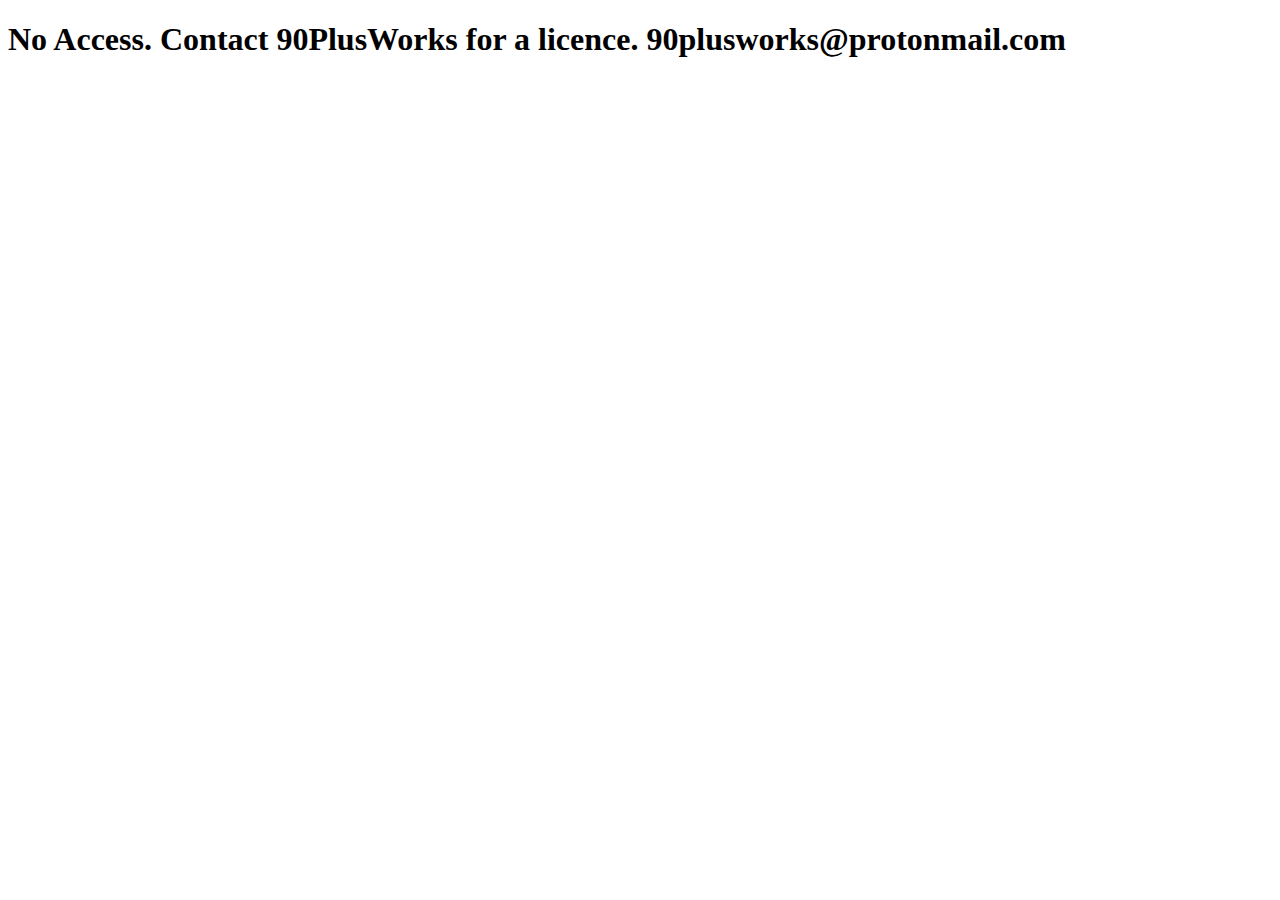
<file: indexx.html>
<!DOCTYPE html>
<html>
  
    <head>
        <title>No access to Accounting Zero to 100</title>
        <body>
          <h1>No Access. Contact 90PlusWorks for a licence.
          90plusworks@protonmail.com</h1>
        </body>
    </head>
</html>
</file>
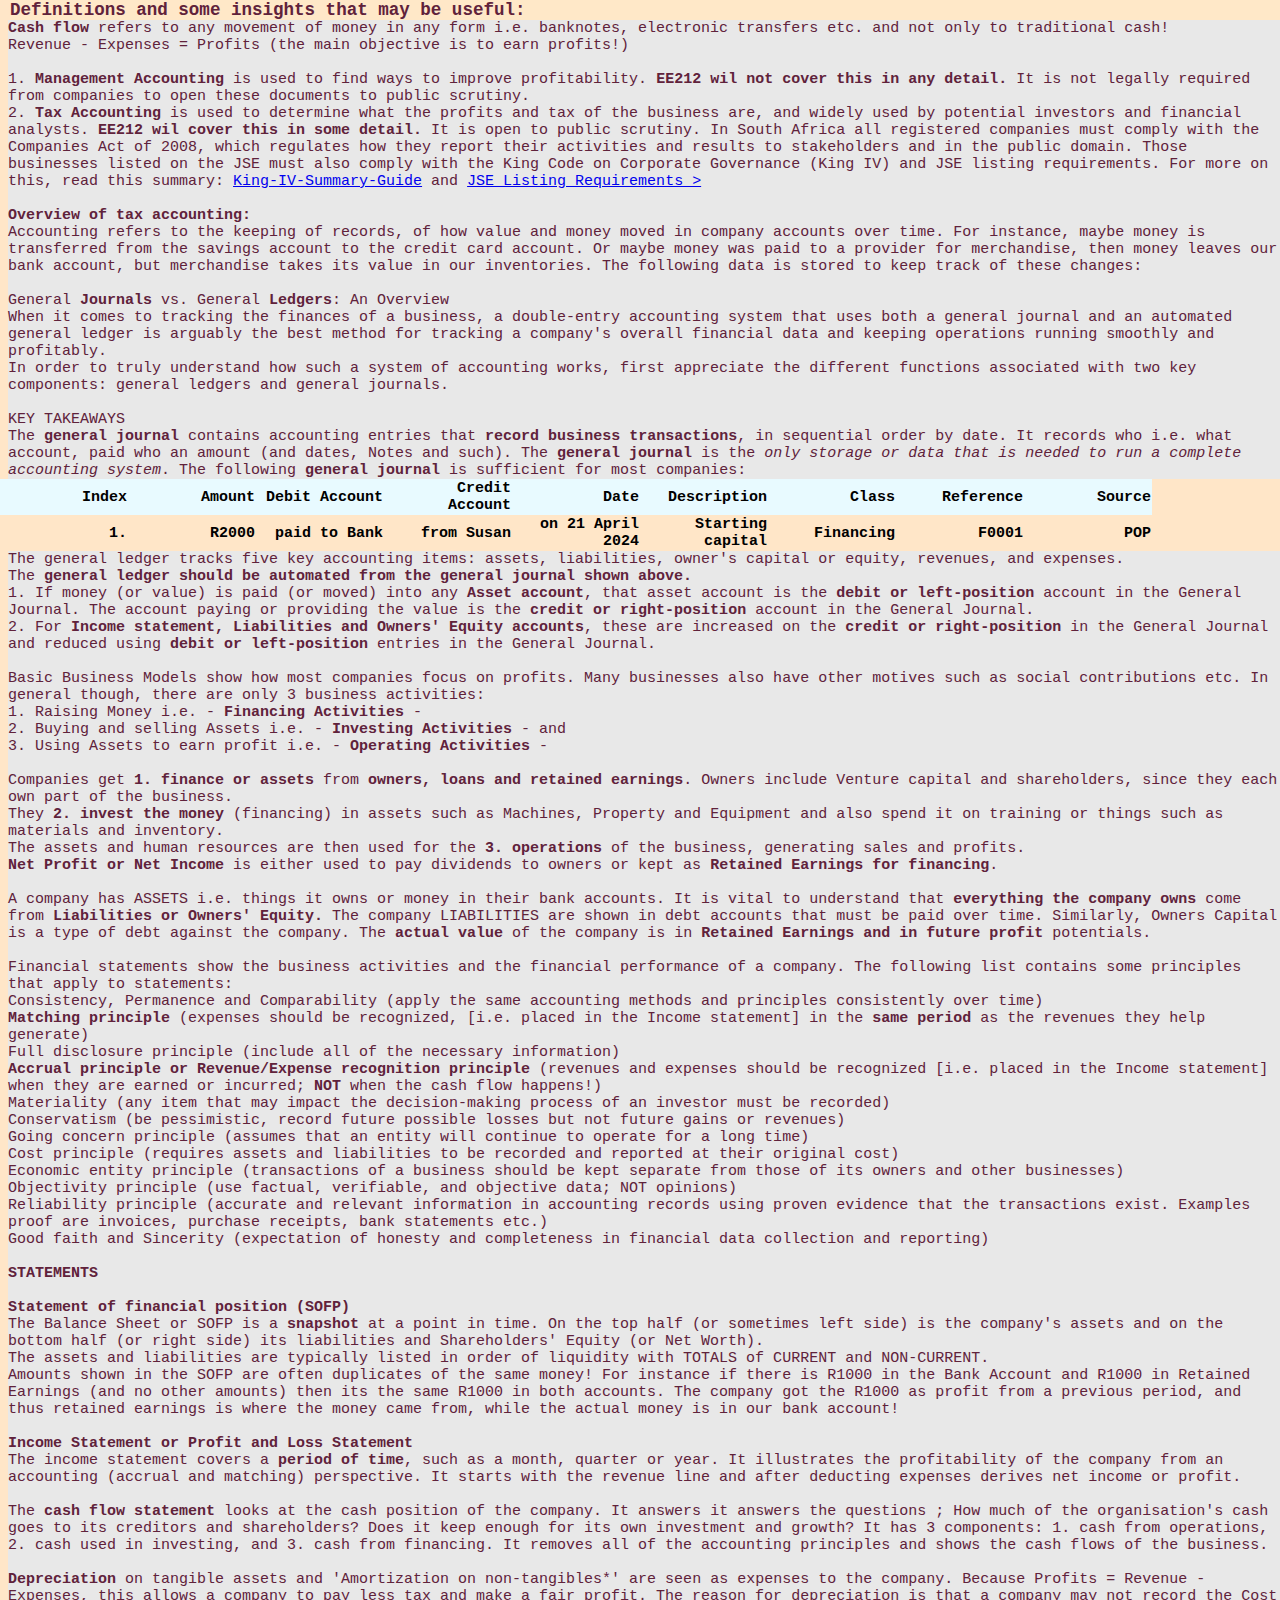
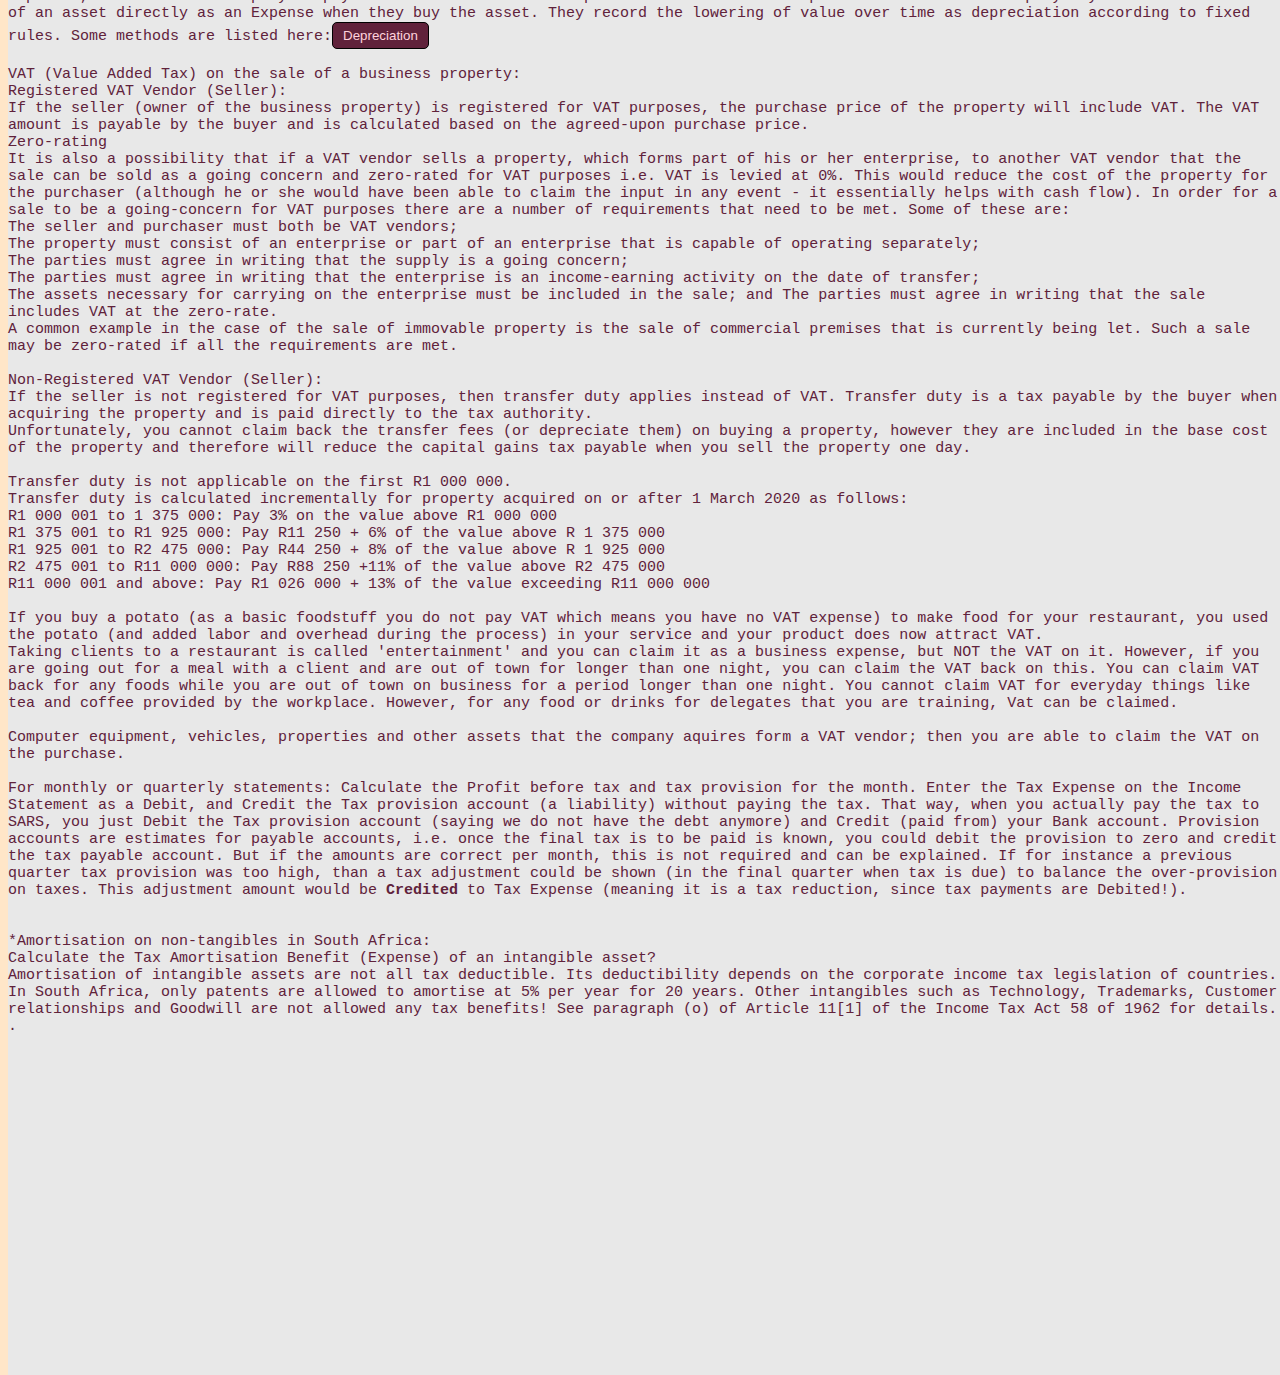
<file: Notes.html>
<!DOCTYPE html>
<html>
    <head>
        <title>NOTES</title>
        <meta charset="windows-1252">
        <meta name="viewport" content="width=device-width, initial-scale=1.0">
        <meta http-equiv="Permissions-Policy" content="interest-cohort=()">

        <!-- Link CSS -->
        <link rel="stylesheet" href="styleNew.css">

<body>
  <div style = "background-color:rgb(255,230,200);  id="div3">
  <H3 style="background-color:rgb(255,232,200); color:#60223b; margin-left:10px; ">Definitions and some insights that may be useful:</H3>
  <p style="background-color:rgb(232,232,232); color:#60223b; margin-left:8px; "><b>Cash flow</b> refers to any movement of money in any form i.e. banknotes, electronic transfers etc. and not only to traditional cash!<br> Revenue - Expenses = Profits (the main objective is to earn profits!)<br><br> 1. <b>Management Accounting</b> is used to find ways to improve profitability. <b>EE212 wil not cover this in any detail.</b> It is not legally required from companies to open these documents to public scrutiny. <br>2. <b>Tax Accounting</b> is used to determine what the profits and tax of the business are, and widely used by potential investors and financial analysts. <b>EE212 wil cover this in some detail.</b> It is open to public scrutiny. In South Africa all registered companies must comply with the Companies Act of 2008, which regulates how they report their activities and results to stakeholders and in the public domain. Those businesses listed on the JSE must also comply with the King Code on Corporate Governance (King IV) and JSE listing requirements. For more on this, read this summary: <a href = "https://assets.kpmg.com/content/dam/kpmg/za/pdf/2016/11/King-IV-Summary-Guide.pdf">King-IV-Summary-Guide</a> and <a href = "https://www.nexia-sabt.co.za/sabtips/ceo-cfo-signoff-on-internal-financial-control-jse-listing-requirement-3-84k/">JSE Listing Requirements ></a> <br><br>
  <b>Overview of tax accounting:</b><br>
  Accounting refers to the keeping of records, of how value and money moved in company accounts over time. For instance, maybe money is transferred from the savings account to the credit card account. Or maybe money was paid to a provider for merchandise, then money leaves our bank account, but merchandise takes its value in our inventories. The following data is stored to keep track of these changes:<br><br> General <b>Journals</b> vs. General <b>Ledgers</b>: An Overview<br>
When it comes to tracking the finances of a business, a double-entry accounting system that uses both a general journal and an automated general ledger is arguably the best method for tracking a company's overall financial data and keeping operations running smoothly and profitably.
<br>In order to truly understand how such a system of accounting works, first appreciate the different functions associated with two key components: general ledgers and general journals.<br>
<br>KEY TAKEAWAYS
<br>The <b>general journal</b> contains accounting entries that <b>record business transactions</b>, in sequential order by date. It records who i.e. what account, paid who an amount (and dates, Notes and such). The <b>general journal</b> is the <i>only storage or data that is needed to run a complete accounting system</i>. The following <b>general journal</b> is sufficient for most companies:<br>
<table style = "width: 90%;"><p>
        <th>Index</th><th>Amount</th><th>Debit Account</th><th>Credit Account</th><th>Date</th><th>Description</th><th>Class</th><th>Reference</th><th>Source</th><tr>
<th>1.</th><th>R2000</th><th>paid to Bank</th><th>from Susan</th><th>on 21 April 2024</th><th>Starting capital</th><th>Financing</th><th>F0001</th><th>POP</th></p>
</table>
<p style="background-color:rgb(232,232,232); color:#60223b; margin-left:8px; ">The general ledger tracks five key accounting items: assets, liabilities, owner's capital or equity, revenues, and expenses.<br> The <b>general ledger should be automated from the general journal shown above.</b><br> 1. If money (or value) is paid (or moved) into any <b>Asset account</b>, that asset account is the <b>debit or left-position</b> account in the General Journal. The account paying or providing the value is the <b>credit or right-position</b> account in the General Journal.<br>
2. For <b>Income statement, Liabilities and Owners' Equity accounts</b>, these are increased on the <b>credit or right-position</b> in the General Journal and reduced using <b>debit or left-position</b> entries in the General Journal.<br><br>
Basic Business Models show how most companies focus on profits. Many businesses also have other motives such as social contributions etc. In general though, there are only 3 business activities:<br>
1. Raising Money i.e. - <b>Financing Activities</b> -<br> 
2. Buying and selling Assets i.e. - <b>Investing Activities</b> - and<br>
3. Using Assets to earn profit i.e. - <b>Operating Activities</b> -<br><br>
Companies get <b>1. finance or assets</b> from <b>owners, loans and retained earnings</b>. Owners include Venture capital and shareholders, since they each own part of the business.<br>
They <b>2. invest the money</b> (financing) in assets such as Machines, Property and Equipment and also spend it on training or things such as materials and inventory.<br>
The assets and human resources are then used for the <b>3. operations</b> of the business,
generating sales and profits.<br>
<b>Net Profit or Net Income</b> is either used to pay dividends to owners or kept as <b>Retained Earnings for financing</b>.<br><br>
A company has ASSETS i.e. things it owns or money in their bank accounts. It is vital to understand that <b>everything the company owns</b> come from <b>Liabilities or Owners' Equity.</b> The company LIABILITIES are shown in debt accounts that must be paid over time. Similarly, Owners Capital is a type of debt against the company. The <b>actual value</b> of the company is in <b>Retained Earnings and in future profit</b> potentials.<br><br> 
Financial statements show the business activities and the financial performance of a company. The following list contains some principles that apply to statements: <br>Consistency, Permanence and Comparability (apply the same accounting methods and principles consistently over time)<br>
<b>Matching principle</b> (expenses should be recognized, [i.e. placed in the Income statement] in the <b>same period</b> as the revenues they help generate)<br>
Full disclosure principle (include all of the necessary information)<br>
<b>Accrual principle or Revenue/Expense recognition principle</b> (revenues and expenses should be recognized [i.e. placed in the Income statement] when they are earned or incurred; <b>NOT</b> when the cash flow happens!)<br>
Materiality (any item that may impact the decision-making process of an investor must be recorded)<br>
Conservatism (be pessimistic, record future possible losses but not future gains or revenues)<br>
Going concern principle (assumes that an entity will continue to operate for a long time)<br>
Cost principle (requires assets and liabilities to be recorded and reported at their original cost)<br>
Economic entity principle (transactions of a business should be kept separate from those of its owners and other businesses)<br>
Objectivity principle (use factual, verifiable, and objective data; NOT opinions)<br>
Reliability principle (accurate and relevant information in accounting records using proven evidence that the transactions exist. Examples proof are invoices, purchase receipts, bank statements etc.)<br>
Good faith and Sincerity (expectation of honesty and completeness in financial data collection and reporting)<br><br>
<b>STATEMENTS<br>
<br>Statement of financial position (SOFP)</b><br>
The Balance Sheet or SOFP is a <b>snapshot</b> at a point in time. On the top half (or sometimes left side) is the company's assets and on the bottom half (or right side) its liabilities and Shareholders' Equity (or Net Worth).<br> The assets and liabilities are typically listed in order of liquidity with TOTALS of CURRENT and NON-CURRENT.<br>
Amounts shown in the SOFP are often duplicates of the same money! For instance if there is R1000 in the Bank Account and R1000 in Retained Earnings (and no other amounts) then its the same R1000 in both accounts. The company got the R1000 as profit from a previous period, and thus retained earnings is where the money came from, while the actual money is in our bank account!<br>
<br><b>Income Statement or Profit and Loss Statement</b><br>

The income statement covers a <b>period of time</b>, such as a month, quarter or year. It illustrates the profitability of the company from an accounting (accrual and matching) perspective. It starts with the revenue line and after deducting expenses derives net income or profit.<br><br>
The <b>cash flow statement</b> looks at the cash position of the company. It answers it answers the questions ; How much of the organisation's cash goes to its creditors and shareholders? Does it keep enough for its own investment and growth? It has 3 components: 1. cash from operations, 2. cash used in investing, and 3. cash from financing. It removes all of the accounting principles and shows the cash flows of the business.<br><br>
<b>Depreciation</b> on tangible assets and 'Amortization on non-tangibles*' are seen as expenses to the company. Because Profits = Revenue - Expenses, this allows a company to pay less tax and make a fair profit. The reason for depreciation is that a company may not record the Cost of an asset directly as an Expense when they buy the asset. They record the lowering of value over time as depreciation according to fixed rules. Some methods are listed here:<button class="editRowBtn" onclick="window.open('./depreciation.html' + location.search)">Depreciation</button></button><br><br>
VAT (Value Added Tax) on the sale of a business property:<br>

Registered VAT Vendor (Seller):<br>
If the seller (owner of the business property) is registered for VAT purposes, the purchase price of the property will include VAT.
The VAT amount is payable by the buyer and is calculated based on the agreed-upon purchase price.<br>
Zero-rating<br>
It is also a possibility that if a VAT vendor sells a property, which forms part of his or her enterprise, to another VAT vendor that the sale can be sold as a going concern and zero-rated for VAT purposes i.e. VAT is levied at 0%. This would reduce the cost of the property for the purchaser (although he or she would have been able to claim the input in any event - it essentially helps with cash flow). In order for a sale to be a going-concern for VAT purposes there are a number of requirements that need to be met. Some of these are:<br>

The seller and purchaser must both be VAT vendors;<br>
The property must consist of an enterprise or part of an enterprise that is capable of operating separately;<br>
The parties must agree in writing that the supply is a going concern;<br>
The parties must agree in writing that the enterprise is an income-earning activity on the date of transfer;<br>
The assets necessary for carrying on the enterprise must be included in the sale; and
The parties must agree in writing that the sale includes VAT at the zero-rate.<br>
A common example in the case of the sale of immovable property is the sale of commercial premises that is currently being let. Such a sale may be zero-rated if all the requirements are met.<br><br>
Non-Registered VAT Vendor (Seller):<br>
If the seller is not registered for VAT purposes, then transfer duty applies instead of VAT. Transfer duty is a tax payable by the buyer when acquiring the property and is paid directly to the tax authority.<br>
Unfortunately, you cannot claim back the transfer fees (or depreciate them) on buying a property, however they are included in the base cost of the property and therefore will reduce the capital gains tax payable when you sell the property one day.<br><br>
Transfer duty is not applicable on the first R1 000 000.<br>

Transfer duty is calculated incrementally for property acquired on or after 1 March 2020 as follows:<br>

R1 000 001 to 1 375 000: Pay 3% on the value above R1 000 000<br>
R1 375 001 to R1 925 000: Pay R11 250 + 6% of the value above R 1 375 000<br>
R1 925 001 to R2 475 000: Pay R44 250 + 8% of the value above R 1 925 000<br>
R2 475 001 to R11 000 000: Pay R88 250 +11% of the value above R2 475 000<br>
R11 000 001 and above: Pay R1 026 000 + 13% of the value exceeding R11 000 000<br>
<br>
If you buy a potato (as a basic foodstuff you do not pay VAT which means you have no VAT expense) to make food for your restaurant, you used the potato (and added labor and overhead during the process) in your service and your product does now attract VAT.<br>
Taking clients to a restaurant is called 'entertainment' and you can claim it as a business expense, but NOT the VAT on it. However, if you are going out for a meal with a client and are out of town for longer than one night, you can claim the VAT back on this. You can claim VAT back for any foods while you are out of town on business for a period longer than one night.
You cannot claim VAT for everyday things like tea and coffee provided by the workplace. However, for any food or drinks for delegates that you are training, Vat can be claimed.<br><br>
Computer equipment, vehicles, properties and other assets that the company aquires form a VAT vendor; then you are able to claim the VAT on the purchase.<br><br>
For monthly or quarterly statements: Calculate the Profit before tax and tax provision for the month. Enter the Tax Expense on the Income Statement as a Debit, and Credit the Tax provision account (a liability) without paying the tax. That way, when you actually pay the tax to SARS, you just Debit the Tax provision account (saying we do not have the debt anymore) and Credit (paid from) your Bank account. Provision accounts are estimates for payable accounts, i.e. once the final tax is to be paid is known, you could debit the provision to zero and credit the tax payable account. But if the amounts are correct per month, this is not required and can be explained. If for instance a previous quarter tax provision was too high, than a tax adjustment could be shown (in the final quarter when tax is due) to balance the over-provision on taxes. This adjustment amount would be <b>Credited</b> to Tax Expense (meaning it is a tax reduction, since tax payments are Debited!).<br><br><br>
*Amortisation on non-tangibles in South Africa:<br>
Calculate the Tax Amortisation Benefit (Expense) of an intangible asset?<br>
Amortisation of intangible assets are not all tax deductible. Its deductibility depends on the corporate income tax legislation of countries.<br>
In South Africa, only patents are allowed to amortise at 5% per year for 20 years.
Other intangibles such as Technology,	Trademarks,	Customer relationships and	Goodwill are not allowed any tax benefits! See paragraph (o) of Article 11[1] of the Income Tax Act 58 of 1962 for details.
.<br><br><br><br><br><br><br><br><br><br><br><br><br><br><br><br><br><br><br><br><br>
 </p>
 <!-- //On the initial date when a dividend to shareholders is formally declared, the company's retained earnings account is debited for the dividend amount while the dividends payable account is credited by the same amount. Retained Earnings → Debited [Dt.] Dividends Payable → Credited [Cr.]


//Incentives used to motivate sales are called discounts while those used to motivate payments are called allowances (which apply only to purchases made on credit).
//Cash or stock dividends distributed to shareholders are not recorded as an expense on a company's income statement. Stock and cash dividends do not affect a company's net income or profit. Instead, dividends impact the shareholders' equity section of the balance sheet. Dividends, whether cash or stock, represent a reward to investors for their investment in the company.

//While cash dividends reduce the overall shareholders' equity balance, stock dividends represent a reallocation of part of a company's retained earnings to the common stock and additional paid-in capital accounts.
//Your VAT asset is normally what you have paid in VAT to suppliers or on imports. They are an asset because you can convert it into cash by claiming it back from the government.

//Your VAT liability is normally what your customers have paid to you as VAT that you added to your sales invoices. They are a liability because although you get paid it by your customers you also owe the tax to the government because it is a tax you have collected on the governments behalf. As a result you must pay the tax over to the government.

//Most systems of VAT allow you to set your tax asset against the tax liability and you either pay or reclaim the difference.
//Do the figures on your profit and loss account include VAT? If your business is registered for VAT and not using the VAT Flat Rate Scheme, then all the figures on your profit and loss account will be exclusive of VAT

//When recording an accrual like tax, the debit of the journal entry is posted to an expense account ie Tax, and the credit is posted to an accrued expense liability account Tax Payable, which appears on the balance sheet. When the University pays for the tax, an entry to reduce the accrued expense liability and to reduce cash is recorded by posting a debit to the accrued expense liability account and a credit to the cash account.-->


    </body>
  
  




 
</html>
</file>
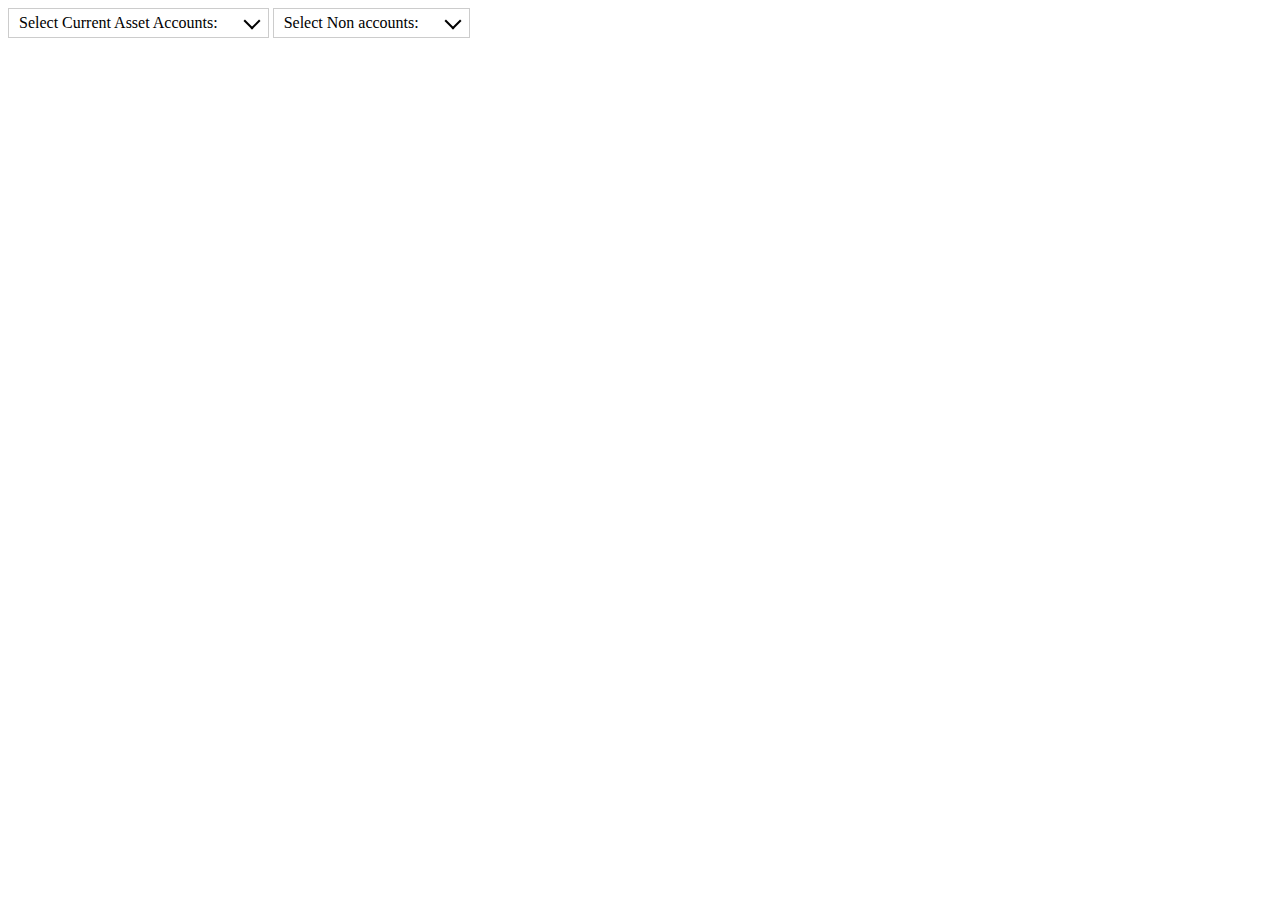
<file: setup.html>
<!DOCTYPE html>
<html>
  
    <head>
        <title>Accounting Zero to 100A Setup</title>
        <meta charset="windows-1252">
        <meta name="viewport" content="width=device-width, initial-scale=1.0">
        <meta http-equiv="Permissions-Policy" content="interest-cohort=()">

        <!-- Link CSS & JS -->
        
        <link rel="stylesheet" href="styleSelect.css">

    </head>
    <body>
<div>
  <div id="CurrentA" class="dropdown-check-list" tabindex="0">
        <span class="selectAccounts">Select Current Asset Accounts:</span>
        <ul id="items" class="items">
            <li><input type="checkbox" />Cash Box</li>
            <li><input type="checkbox" />Bank</li>
            <li><input type="checkbox" />Cheque</li>
            <li><input type="checkbox" />Savings</li>
            <li><input type="checkbox" />Credit Card</li>
            <li><input type="checkbox" />Raw Material 1</li>
            <li><input type="checkbox" />Raw Material 2</li>
            <li><input type="checkbox" />Raw Material 3</li>
            <li><input type="checkbox" />Raw Material 4</li>
            <li><input type="checkbox" />WIP 1</li>
            <li><input type="checkbox" />WIP 2</li>
            <li><input type="checkbox" />WIP 3</li>
            <li><input type="checkbox" />WIP 4</li>
            <li><input type="checkbox" />Trade Inventory 1</li>
            <li><input type="checkbox" />Trade Inventory 2</li>
            <li><input type="checkbox" />Trade Inventory 3</li>
            <li><input type="checkbox" />Trade Inventory 4</li>
            <li><input type="checkbox" />Prepaid Rent</li>
            <li><input type="checkbox" />Prepaid Insurance</li>
            <li><input type="checkbox" />Short Term Investments</li>
            <li><input type="checkbox" />Accounts Receivable</li>
        </ul>
    </div>
    <div id="NonCurrentA" class="dropdown-check-list" tabindex="0">
        <span class="selectAccounts">Select Non accounts:</span>
        <ul id="items" class="items">
            <li><input type="checkbox" />Cash Box</li>
            <li><input type="checkbox" />Bank</li>
            <li><input type="checkbox" />Cheque</li>
            <li><input type="checkbox" />Savings</li>
            <li><input type="checkbox" />Credit Card</li>
            <li><input type="checkbox" />Raw Material 1</li>
            <li><input type="checkbox" />Raw Material 2</li>
            <li><input type="checkbox" />Raw Material 3</li>
            <li><input type="checkbox" />Raw Material 4</li>
            <li><input type="checkbox" />WIP 1</li>
            <li><input type="checkbox" />WIP 2</li>
            <li><input type="checkbox" />WIP 3</li>
            <li><input type="checkbox" />WIP 4</li>
            <li><input type="checkbox" />Trade Inventory 1</li>
            <li><input type="checkbox" />Trade Inventory 2</li>
            <li><input type="checkbox" />Trade Inventory 3</li>
            <li><input type="checkbox" />Trade Inventory 4</li>
            <li><input type="checkbox" />Prepaid Rent</li>
            <li><input type="checkbox" />Prepaid Insurance</li>
            <li><input type="checkbox" />Short Term Investments</li>
            <li><input type="checkbox" />Accounts Receivable</li>
        </ul>
    </div>
  </div>  
    <script>
var checkList = document.getElementById('CurrentA');
var items = document.getElementById('items');
        checkList.getElementsByClassName('selectAccounts')[0].onclick = function (evt) {
            if (items.classList.contains('visible')){
                items.classList.remove('visible');
                items.style.display = "none";
            }
            
            else{
                items.classList.add('visible');
                items.style.display = "block";
            }
            
            
        }

        items.onblur = function(evt) {
            items.classList.remove('visible');
        }
        </script>
</file>
<file: styleNew.css>
@font-face {
  font-family: "SU-raleway";
  src: url('font/SU-raleway-black.ttf') format('truetype');
  src: url('font/SU-raleway-medium.ttf') format('truetype');
  src: url('font/SU-raleway-bold.ttf') format('truetype');
  src: url('font/SU-raleway-regular.ttf') format('truetype');
} 
html, body {

width: 100%;
height: 100%;
$brand-maroon: #60223b;
$brand-gray: #8c979a;
$brand-gold: #967140;
$brand-maroon-light: rgb(255,210,220);
$brand-gray-light: rgb(232,250,255);
$brand-gold: rgb(255,230,200);
font-family: Tahoma, Menlo, Courier, Tahoma, sans-serif;
font-size: 15px;
}

#mainParent {

background-color: #60223b;
width: 100%;
height: 50%;
font-family: "SU-raleway", Calibri, Tahoma, sans-serif;

}
* {

margin: 0;

}
#div.mainParent {
  background-color: #60223b;
  position: relative;
  width: 100%;
  height: 100%;
  border: 1px;
}
#overlay {
  position: fixed; /* Sit on top of the page content */
  display: none; /* Hidden by default */
  width: 20%; /* Full width (cover the whole page) */
  height: 20%; /* Full height (cover the whole page) */
  top: 0;
  left: 0;
  right: 0;
  bottom: 0;
  background-color: rgba(0,0,0,0.5); /* Black background with opacity */
  z-index: 2; /* Specify a stack order in case you're using a different order for other elements */
  cursor: pointer; /* Add a pointer on hover */
}
#clickMe {
    -moz-appearance: button;
    -ms-appearance: button;
    -o-appearance: button;
    -webkit-appearance: button;
    appearance: button;
    text-decoration: none;
    color: #60223b;
    padding: 0.2em 0.4em;
}

.chart_container {
   float: left;
}
#parentLedger {
  display: grid; 
    grid-template-columns: 1fr 1fr; 
    grid-gap: 20px; 
    border: none; 
    width: 100%; 
    height:200px;
} 
#showLedger {
  margin: 0px; 
    border: 0px;
    display: none; 
    height:200px;
}
#parentRatios {
  display: grid; 
    grid-template-columns: 1fr 1fr; 
    grid-gap: 20px; 
    border: none; 
    width: 100%; 
} 
#showRatios1 {
  margin: 0px; 
    border: 0px;
    display: none; 
}
#showRatios2 {
  margin: 0px; 
    border: 0px;
    display: none; 
}
#parentExe {
  display: grid; 
    grid-template-columns: 1fr 1fr; 
    grid-gap: 20px; 
    border: none; 
    width: 100%; 
} 
#showExe1 {
  margin: 0px; 
    border: 0px;
    display: none; 
}
#parentDep {
  display: grid; 
    grid-template-columns: 1fr 1fr; 
    grid-gap: 20px; 
    border: none; 
    width: 100%; 
} 
#showDep {
  margin: 0px; 
    border: 0px;
}
#showDep {
  margin: 0px; 
    border: 0px;
}
#div.b {
  position: absolute;
  left: auto;
  width: 100px;
  height: 120px;
  border: 3px solid #60223b;
} 

#div.c {
  position: absolute;
  left: 150px;
  width: 200px;
  height: 120px;
  border: 3px solid #60223b;
} 
#wrapper2 {
    border: 1px solid  #60223b;
}
#div1 {
    display: inline-block;
    width:39.5%;
    height:50%;
}
#div2 {
    vertical-align:top;
    display: inline-block;
    width:57.8%;
    height:50%;
}
#GeneralJournal {
    vertical-align:top;
    display: inline-block;
    width:100%;
    height:35vh;
    overflow-y:scroll;
    overflow-x:scroll;
}
#wrapper {
  display: flex;
  border: 1px solid black;
}
#first {
    border: 1px solid red;
}
#second {
    border: 1px solid grey;
}
#centerDiv {
    margin-left: auto;
    margin-right: auto;
}
#leftDiv {
    margin-left: 0;
    margin-right: auto;
}
#rightDiv {
    margin-right: 0;
    margin-left: auto;
}

.resizedTextbox {width: 80px; height: 18px}
.resizedTextbox2 {width: 120px; height: 18px}
.smallTextbox {width: 40px; height: 18px}
/*Main Data Table */
.mainTable{
	margin-top: 10px;
}
#table{
	margin: 5px auto;
}
table tr:not(:first-child){
	cursor: pointer;
	transition: all .25s ease-in-out;
}
table tr:not(:first-child):hover{
	background-color: rgb(232,250,255);;
}

table{
    width: 100%;
    table-layout: fixed;
    border-collapse: collapse;
    text-align: right;
}

tr:nth-child(odd){
    width: 10%;
    background-color: rgb(232,250,255);;
    overflow: hidden;
}

/*Data Update Button */
.updateBtn{
	text-align: center;
}
.updateBtn button{
	background-color: #60223b;
	color: rgb(255,210,220);
	border: 1px solid black;
	margin: 10px 0;
	border-radius: 5px;
}
.updateBtn button:hover{
	background: rgb(232,250,255);;
	color: black;
	transition: .5s;
}

/*Data Update Table*/
.editTable{
	display: none;
	padding-top: 20px;
	margin: 0 auto;
}
.left{
	float: left;
}
.right{
	float: right;
}
.editRowBtn{
	background-color: #60223b;
	color: rgb(255,210,220);
	border: 1px solid black;
	padding: 5px 10px;
	border-radius: 5px;
}
.editRowBtn:hover{
	background-color: #967140;
	color: rgb(255,230,200);
	transition: .5s;
}
.BtnG{
	background-color: #993333;
	color: rgb(255,210,220);
	border: 1px solid black;
	padding: 5px 10px;
	border-radius: 5px;
}
.BtnG:hover{
	background-color: #ccaaaa;
	color: rgb(255,230,200);
	transition: .5s;
}
.BtnGF{
	background-color: #339933;
	color: rgb(255,210,220);
	border: 1px solid black;
	padding: 5px 10px;
	border-radius: 5px;
}
.BtnGF:hover{
	background-color: #aaccaa;
	color: rgb(255,230,200);
	transition: .5s;
}
.pdfBtn{
	background-color: #f40f02;
	color: #000;
	border: 3px solid red;
	padding: 0px 0px;
	border-radius: 4px;
}
.pdfBtn:hover{
	background-color: #e77;
	color: #000;
	transition: .5s;
}
.editRowBtnDep{
	background-color: #60223b;
	color: rgb(255,210,220);
	border: 1px solid black;
	padding: 5px 10px;
	border-radius: 5px;
	width: 280px;
}
.editRowBtnDep:hover{
	background-color: #967140;
	color: rgb(255,230,200);
	transition: .2s;
}
canvas {outline: 0;}
</file>
<file: styleSelect.css>
.dropdown-check-list {
  display: inline-block;
}
.dropdown-check-list .selectAccounts {
  position: relative;
  cursor: pointer;
  display: inline-block;
  padding: 5px 50px 5px 10px;
  border: 1px solid #ccc;
}
.dropdown-check-list .selectAccounts:after {
  position: absolute;
  content: "";
  border-left: 2px solid black;
  border-top: 2px solid black;
  padding: 5px;
  right: 10px;
  top: 20%;
  -moz-transform: rotate(-135deg);
  -ms-transform: rotate(-135deg);
  -o-transform: rotate(-135deg);
  -webkit-transform: rotate(-135deg);
  transform: rotate(-135deg);
}
.dropdown-check-list .selectAccounts:active:after {
  right: 8px;
  top: 21%;
}
.dropdown-check-list ul.items {
  padding: 2px;
  display: none;
  margin: 0;
  border: 1px solid #ccc;
  border-top: none;
}
.dropdown-check-list ul.items li {
  list-style: none;
}
</file>
